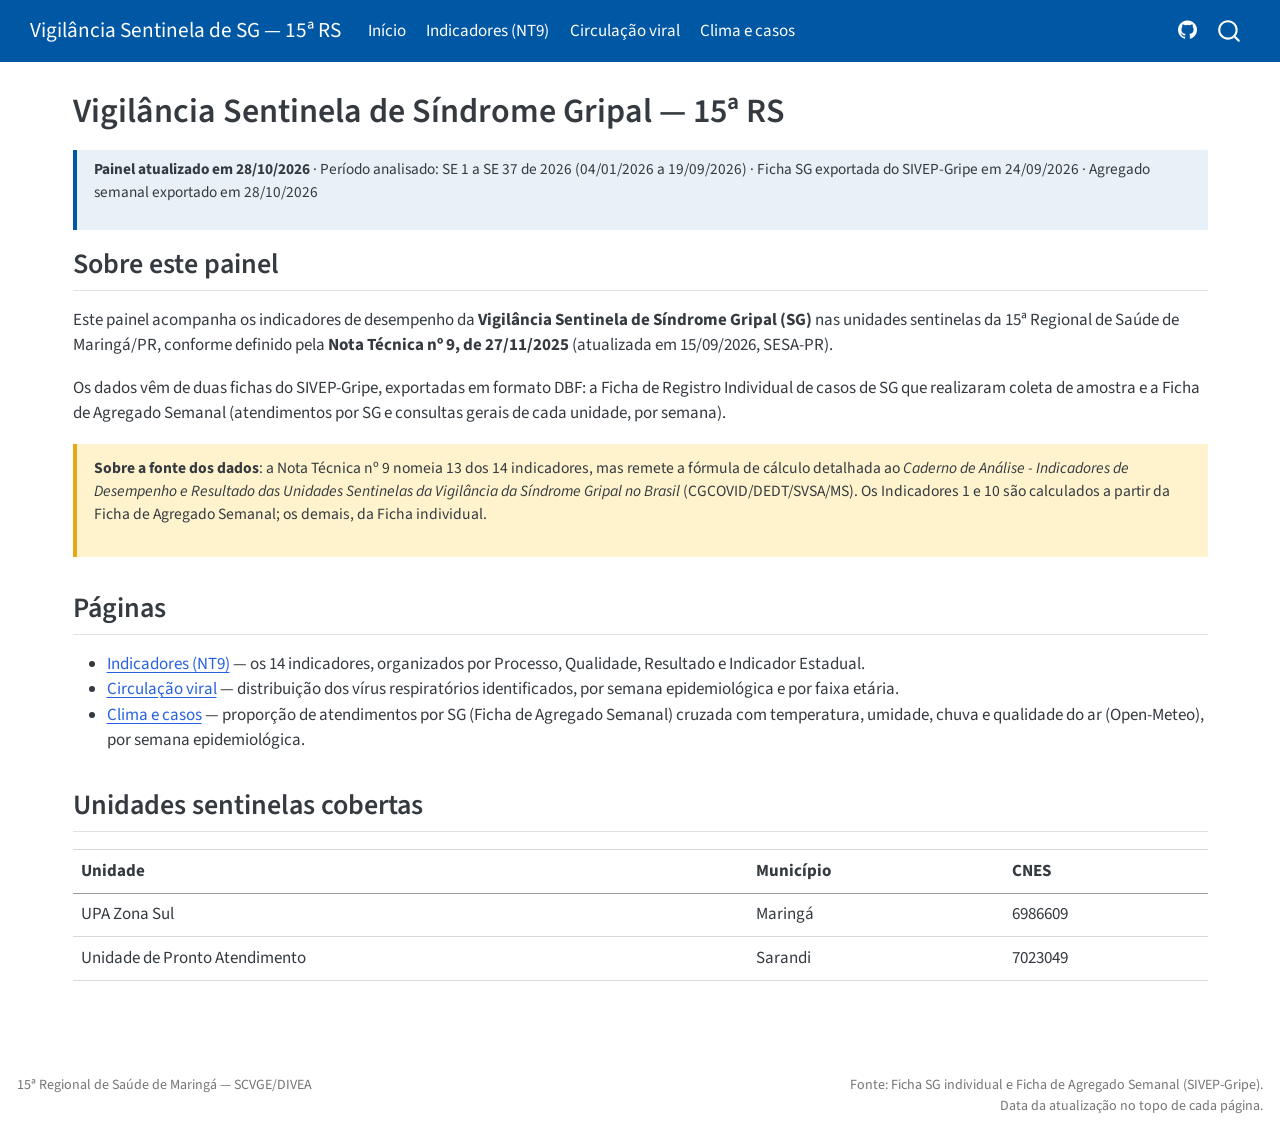
<file: docs/index.html>
<!DOCTYPE html>
<html xmlns="http://www.w3.org/1999/xhtml" lang="en" xml:lang="en"><head>

<meta charset="utf-8">
<meta name="generator" content="quarto-1.8.27">

<meta name="viewport" content="width=device-width, initial-scale=1.0, user-scalable=yes">


<title>Vigilância Sentinela de Síndrome Gripal — 15ª RS – Vigilância Sentinela de SG — 15ª RS</title>
<style>
code{white-space: pre-wrap;}
span.smallcaps{font-variant: small-caps;}
div.columns{display: flex; gap: min(4vw, 1.5em);}
div.column{flex: auto; overflow-x: auto;}
div.hanging-indent{margin-left: 1.5em; text-indent: -1.5em;}
ul.task-list{list-style: none;}
ul.task-list li input[type="checkbox"] {
  width: 0.8em;
  margin: 0 0.8em 0.2em -1em; /* quarto-specific, see https://github.com/quarto-dev/quarto-cli/issues/4556 */ 
  vertical-align: middle;
}
</style>


<script src="site_libs/quarto-nav/quarto-nav.js"></script>
<script src="site_libs/quarto-nav/headroom.min.js"></script>
<script src="site_libs/clipboard/clipboard.min.js"></script>
<script src="site_libs/quarto-search/autocomplete.umd.js"></script>
<script src="site_libs/quarto-search/fuse.min.js"></script>
<script src="site_libs/quarto-search/quarto-search.js"></script>
<meta name="quarto:offset" content="./">
<script src="site_libs/quarto-html/quarto.js" type="module"></script>
<script src="site_libs/quarto-html/tabsets/tabsets.js" type="module"></script>
<script src="site_libs/quarto-html/axe/axe-check.js" type="module"></script>
<script src="site_libs/quarto-html/popper.min.js"></script>
<script src="site_libs/quarto-html/tippy.umd.min.js"></script>
<script src="site_libs/quarto-html/anchor.min.js"></script>
<link href="site_libs/quarto-html/tippy.css" rel="stylesheet">
<link href="site_libs/quarto-html/quarto-syntax-highlighting-ed96de9b727972fe78a7b5d16c58bf87.css" rel="stylesheet" id="quarto-text-highlighting-styles">
<script src="site_libs/bootstrap/bootstrap.min.js"></script>
<link href="site_libs/bootstrap/bootstrap-icons.css" rel="stylesheet">
<link href="site_libs/bootstrap/bootstrap-f245066ca199b7326ac6b360085ddf3a.min.css" rel="stylesheet" append-hash="true" id="quarto-bootstrap" data-mode="light">
<script id="quarto-search-options" type="application/json">{
  "location": "navbar",
  "copy-button": false,
  "collapse-after": 3,
  "panel-placement": "end",
  "type": "overlay",
  "limit": 50,
  "keyboard-shortcut": [
    "f",
    "/",
    "s"
  ],
  "show-item-context": false,
  "language": {
    "search-no-results-text": "No results",
    "search-matching-documents-text": "matching documents",
    "search-copy-link-title": "Copy link to search",
    "search-hide-matches-text": "Hide additional matches",
    "search-more-match-text": "more match in this document",
    "search-more-matches-text": "more matches in this document",
    "search-clear-button-title": "Clear",
    "search-text-placeholder": "",
    "search-detached-cancel-button-title": "Cancel",
    "search-submit-button-title": "Submit",
    "search-label": "Search"
  }
}</script>


<link rel="stylesheet" href="styles.css">
</head>

<body class="nav-fixed quarto-light">

<div id="quarto-search-results"></div>
  <header id="quarto-header" class="headroom fixed-top">
    <nav class="navbar navbar-expand-lg " data-bs-theme="dark">
      <div class="navbar-container container-fluid">
      <div class="navbar-brand-container mx-auto">
    <a class="navbar-brand" href="./index.html">
    <span class="navbar-title">Vigilância Sentinela de SG — 15ª RS</span>
    </a>
  </div>
            <div id="quarto-search" class="" title="Search"></div>
          <button class="navbar-toggler" type="button" data-bs-toggle="collapse" data-bs-target="#navbarCollapse" aria-controls="navbarCollapse" role="menu" aria-expanded="false" aria-label="Toggle navigation" onclick="if (window.quartoToggleHeadroom) { window.quartoToggleHeadroom(); }">
  <span class="navbar-toggler-icon"></span>
</button>
          <div class="collapse navbar-collapse" id="navbarCollapse">
            <ul class="navbar-nav navbar-nav-scroll me-auto">
  <li class="nav-item">
    <a class="nav-link active" href="./index.html" aria-current="page"> 
<span class="menu-text">Início</span></a>
  </li>  
  <li class="nav-item">
    <a class="nav-link" href="./indicadores.html"> 
<span class="menu-text">Indicadores (NT9)</span></a>
  </li>  
  <li class="nav-item">
    <a class="nav-link" href="./circulacao-viral.html"> 
<span class="menu-text">Circulação viral</span></a>
  </li>  
  <li class="nav-item">
    <a class="nav-link" href="./clima-casos.html"> 
<span class="menu-text">Clima e casos</span></a>
  </li>  
</ul>
            <ul class="navbar-nav navbar-nav-scroll ms-auto">
  <li class="nav-item compact">
    <a class="nav-link" href="https://github.com/valentim1979/vigilancia-sentinela"> <i class="bi bi-github" role="img" aria-label="GitHub">
</i> 
<span class="menu-text"></span></a>
  </li>  
</ul>
          </div> <!-- /navcollapse -->
            <div class="quarto-navbar-tools">
</div>
      </div> <!-- /container-fluid -->
    </nav>
</header>
<!-- content -->
<div id="quarto-content" class="quarto-container page-columns page-rows-contents page-layout-full page-navbar">
<!-- sidebar -->
<!-- margin-sidebar -->
    
<!-- main -->
<main class="content column-page" id="quarto-document-content">

<header id="title-block-header" class="quarto-title-block default">
<div class="quarto-title">
<h1 class="title">Vigilância Sentinela de Síndrome Gripal — 15ª RS</h1>
</div>



<div class="quarto-title-meta column-page">

    
  
    
  </div>
  


</header>


<div class="atualizacao">
<p><strong>Painel atualizado em 28/10/2026</strong> · Período analisado: SE 1 a SE 37 de 2026 (04/01/2026 a 19/09/2026) · Ficha SG exportada do SIVEP-Gripe em 24/09/2026 · Agregado semanal exportado em 28/10/2026</p>
</div>
<section id="sobre-este-painel" class="level2">
<h2 class="anchored" data-anchor-id="sobre-este-painel">Sobre este painel</h2>
<p>Este painel acompanha os indicadores de desempenho da <strong>Vigilância Sentinela de Síndrome Gripal (SG)</strong> nas unidades sentinelas da 15ª Regional de Saúde de Maringá/PR, conforme definido pela <strong>Nota Técnica nº 9, de 27/11/2025</strong> (atualizada em 15/09/2026, SESA-PR).</p>
<p>Os dados vêm de duas fichas do SIVEP-Gripe, exportadas em formato DBF: a Ficha de Registro Individual de casos de SG que realizaram coleta de amostra e a Ficha de Agregado Semanal (atendimentos por SG e consultas gerais de cada unidade, por semana).</p>
<div class="aviso-dado">
<p><strong>Sobre a fonte dos dados</strong>: a Nota Técnica nº 9 nomeia 13 dos 14 indicadores, mas remete a fórmula de cálculo detalhada ao <em>Caderno de Análise - Indicadores de Desempenho e Resultado das Unidades Sentinelas da Vigilância da Síndrome Gripal no Brasil</em> (CGCOVID/DEDT/SVSA/MS). Os Indicadores 1 e 10 são calculados a partir da Ficha de Agregado Semanal; os demais, da Ficha individual.</p>
</div>
</section>
<section id="páginas" class="level2">
<h2 class="anchored" data-anchor-id="páginas">Páginas</h2>
<ul>
<li><strong><a href="./indicadores.html">Indicadores (NT9)</a></strong> — os 14 indicadores, organizados por Processo, Qualidade, Resultado e Indicador Estadual.</li>
<li><strong><a href="./circulacao-viral.html">Circulação viral</a></strong> — distribuição dos vírus respiratórios identificados, por semana epidemiológica e por faixa etária.</li>
<li><strong><a href="./clima-casos.html">Clima e casos</a></strong> — proporção de atendimentos por SG (Ficha de Agregado Semanal) cruzada com temperatura, umidade, chuva e qualidade do ar (Open-Meteo), por semana epidemiológica.</li>
</ul>
</section>
<section id="unidades-sentinelas-cobertas" class="level2">
<h2 class="anchored" data-anchor-id="unidades-sentinelas-cobertas">Unidades sentinelas cobertas</h2>
<table class="caption-top table">
<thead>
<tr class="header">
<th>Unidade</th>
<th>Município</th>
<th>CNES</th>
</tr>
</thead>
<tbody>
<tr class="odd">
<td>UPA Zona Sul</td>
<td>Maringá</td>
<td>6986609</td>
</tr>
<tr class="even">
<td>Unidade de Pronto Atendimento</td>
<td>Sarandi</td>
<td>7023049</td>
</tr>
</tbody>
</table>


</section>

</main> <!-- /main -->
<script id="quarto-html-after-body" type="application/javascript">
  window.document.addEventListener("DOMContentLoaded", function (event) {
    const icon = "";
    const anchorJS = new window.AnchorJS();
    anchorJS.options = {
      placement: 'right',
      icon: icon
    };
    anchorJS.add('.anchored');
    const isCodeAnnotation = (el) => {
      for (const clz of el.classList) {
        if (clz.startsWith('code-annotation-')) {                     
          return true;
        }
      }
      return false;
    }
    const onCopySuccess = function(e) {
      // button target
      const button = e.trigger;
      // don't keep focus
      button.blur();
      // flash "checked"
      button.classList.add('code-copy-button-checked');
      var currentTitle = button.getAttribute("title");
      button.setAttribute("title", "Copied!");
      let tooltip;
      if (window.bootstrap) {
        button.setAttribute("data-bs-toggle", "tooltip");
        button.setAttribute("data-bs-placement", "left");
        button.setAttribute("data-bs-title", "Copied!");
        tooltip = new bootstrap.Tooltip(button, 
          { trigger: "manual", 
            customClass: "code-copy-button-tooltip",
            offset: [0, -8]});
        tooltip.show();    
      }
      setTimeout(function() {
        if (tooltip) {
          tooltip.hide();
          button.removeAttribute("data-bs-title");
          button.removeAttribute("data-bs-toggle");
          button.removeAttribute("data-bs-placement");
        }
        button.setAttribute("title", currentTitle);
        button.classList.remove('code-copy-button-checked');
      }, 1000);
      // clear code selection
      e.clearSelection();
    }
    const getTextToCopy = function(trigger) {
      const outerScaffold = trigger.parentElement.cloneNode(true);
      const codeEl = outerScaffold.querySelector('code');
      for (const childEl of codeEl.children) {
        if (isCodeAnnotation(childEl)) {
          childEl.remove();
        }
      }
      return codeEl.innerText;
    }
    const clipboard = new window.ClipboardJS('.code-copy-button:not([data-in-quarto-modal])', {
      text: getTextToCopy
    });
    clipboard.on('success', onCopySuccess);
    if (window.document.getElementById('quarto-embedded-source-code-modal')) {
      const clipboardModal = new window.ClipboardJS('.code-copy-button[data-in-quarto-modal]', {
        text: getTextToCopy,
        container: window.document.getElementById('quarto-embedded-source-code-modal')
      });
      clipboardModal.on('success', onCopySuccess);
    }
      var localhostRegex = new RegExp(/^(?:http|https):\/\/localhost\:?[0-9]*\//);
      var mailtoRegex = new RegExp(/^mailto:/);
        var filterRegex = new RegExp('/' + window.location.host + '/');
      var isInternal = (href) => {
          return filterRegex.test(href) || localhostRegex.test(href) || mailtoRegex.test(href);
      }
      // Inspect non-navigation links and adorn them if external
     var links = window.document.querySelectorAll('a[href]:not(.nav-link):not(.navbar-brand):not(.toc-action):not(.sidebar-link):not(.sidebar-item-toggle):not(.pagination-link):not(.no-external):not([aria-hidden]):not(.dropdown-item):not(.quarto-navigation-tool):not(.about-link)');
      for (var i=0; i<links.length; i++) {
        const link = links[i];
        if (!isInternal(link.href)) {
          // undo the damage that might have been done by quarto-nav.js in the case of
          // links that we want to consider external
          if (link.dataset.originalHref !== undefined) {
            link.href = link.dataset.originalHref;
          }
        }
      }
    function tippyHover(el, contentFn, onTriggerFn, onUntriggerFn) {
      const config = {
        allowHTML: true,
        maxWidth: 500,
        delay: 100,
        arrow: false,
        appendTo: function(el) {
            return el.parentElement;
        },
        interactive: true,
        interactiveBorder: 10,
        theme: 'quarto',
        placement: 'bottom-start',
      };
      if (contentFn) {
        config.content = contentFn;
      }
      if (onTriggerFn) {
        config.onTrigger = onTriggerFn;
      }
      if (onUntriggerFn) {
        config.onUntrigger = onUntriggerFn;
      }
      window.tippy(el, config); 
    }
    const noterefs = window.document.querySelectorAll('a[role="doc-noteref"]');
    for (var i=0; i<noterefs.length; i++) {
      const ref = noterefs[i];
      tippyHover(ref, function() {
        // use id or data attribute instead here
        let href = ref.getAttribute('data-footnote-href') || ref.getAttribute('href');
        try { href = new URL(href).hash; } catch {}
        const id = href.replace(/^#\/?/, "");
        const note = window.document.getElementById(id);
        if (note) {
          return note.innerHTML;
        } else {
          return "";
        }
      });
    }
    const xrefs = window.document.querySelectorAll('a.quarto-xref');
    const processXRef = (id, note) => {
      // Strip column container classes
      const stripColumnClz = (el) => {
        el.classList.remove("page-full", "page-columns");
        if (el.children) {
          for (const child of el.children) {
            stripColumnClz(child);
          }
        }
      }
      stripColumnClz(note)
      if (id === null || id.startsWith('sec-')) {
        // Special case sections, only their first couple elements
        const container = document.createElement("div");
        if (note.children && note.children.length > 2) {
          container.appendChild(note.children[0].cloneNode(true));
          for (let i = 1; i < note.children.length; i++) {
            const child = note.children[i];
            if (child.tagName === "P" && child.innerText === "") {
              continue;
            } else {
              container.appendChild(child.cloneNode(true));
              break;
            }
          }
          if (window.Quarto?.typesetMath) {
            window.Quarto.typesetMath(container);
          }
          return container.innerHTML
        } else {
          if (window.Quarto?.typesetMath) {
            window.Quarto.typesetMath(note);
          }
          return note.innerHTML;
        }
      } else {
        // Remove any anchor links if they are present
        const anchorLink = note.querySelector('a.anchorjs-link');
        if (anchorLink) {
          anchorLink.remove();
        }
        if (window.Quarto?.typesetMath) {
          window.Quarto.typesetMath(note);
        }
        if (note.classList.contains("callout")) {
          return note.outerHTML;
        } else {
          return note.innerHTML;
        }
      }
    }
    for (var i=0; i<xrefs.length; i++) {
      const xref = xrefs[i];
      tippyHover(xref, undefined, function(instance) {
        instance.disable();
        let url = xref.getAttribute('href');
        let hash = undefined; 
        if (url.startsWith('#')) {
          hash = url;
        } else {
          try { hash = new URL(url).hash; } catch {}
        }
        if (hash) {
          const id = hash.replace(/^#\/?/, "");
          const note = window.document.getElementById(id);
          if (note !== null) {
            try {
              const html = processXRef(id, note.cloneNode(true));
              instance.setContent(html);
            } finally {
              instance.enable();
              instance.show();
            }
          } else {
            // See if we can fetch this
            fetch(url.split('#')[0])
            .then(res => res.text())
            .then(html => {
              const parser = new DOMParser();
              const htmlDoc = parser.parseFromString(html, "text/html");
              const note = htmlDoc.getElementById(id);
              if (note !== null) {
                const html = processXRef(id, note);
                instance.setContent(html);
              } 
            }).finally(() => {
              instance.enable();
              instance.show();
            });
          }
        } else {
          // See if we can fetch a full url (with no hash to target)
          // This is a special case and we should probably do some content thinning / targeting
          fetch(url)
          .then(res => res.text())
          .then(html => {
            const parser = new DOMParser();
            const htmlDoc = parser.parseFromString(html, "text/html");
            const note = htmlDoc.querySelector('main.content');
            if (note !== null) {
              // This should only happen for chapter cross references
              // (since there is no id in the URL)
              // remove the first header
              if (note.children.length > 0 && note.children[0].tagName === "HEADER") {
                note.children[0].remove();
              }
              const html = processXRef(null, note);
              instance.setContent(html);
            } 
          }).finally(() => {
            instance.enable();
            instance.show();
          });
        }
      }, function(instance) {
      });
    }
        let selectedAnnoteEl;
        const selectorForAnnotation = ( cell, annotation) => {
          let cellAttr = 'data-code-cell="' + cell + '"';
          let lineAttr = 'data-code-annotation="' +  annotation + '"';
          const selector = 'span[' + cellAttr + '][' + lineAttr + ']';
          return selector;
        }
        const selectCodeLines = (annoteEl) => {
          const doc = window.document;
          const targetCell = annoteEl.getAttribute("data-target-cell");
          const targetAnnotation = annoteEl.getAttribute("data-target-annotation");
          const annoteSpan = window.document.querySelector(selectorForAnnotation(targetCell, targetAnnotation));
          const lines = annoteSpan.getAttribute("data-code-lines").split(",");
          const lineIds = lines.map((line) => {
            return targetCell + "-" + line;
          })
          let top = null;
          let height = null;
          let parent = null;
          if (lineIds.length > 0) {
              //compute the position of the single el (top and bottom and make a div)
              const el = window.document.getElementById(lineIds[0]);
              top = el.offsetTop;
              height = el.offsetHeight;
              parent = el.parentElement.parentElement;
            if (lineIds.length > 1) {
              const lastEl = window.document.getElementById(lineIds[lineIds.length - 1]);
              const bottom = lastEl.offsetTop + lastEl.offsetHeight;
              height = bottom - top;
            }
            if (top !== null && height !== null && parent !== null) {
              // cook up a div (if necessary) and position it 
              let div = window.document.getElementById("code-annotation-line-highlight");
              if (div === null) {
                div = window.document.createElement("div");
                div.setAttribute("id", "code-annotation-line-highlight");
                div.style.position = 'absolute';
                parent.appendChild(div);
              }
              div.style.top = top - 2 + "px";
              div.style.height = height + 4 + "px";
              div.style.left = 0;
              let gutterDiv = window.document.getElementById("code-annotation-line-highlight-gutter");
              if (gutterDiv === null) {
                gutterDiv = window.document.createElement("div");
                gutterDiv.setAttribute("id", "code-annotation-line-highlight-gutter");
                gutterDiv.style.position = 'absolute';
                const codeCell = window.document.getElementById(targetCell);
                const gutter = codeCell.querySelector('.code-annotation-gutter');
                gutter.appendChild(gutterDiv);
              }
              gutterDiv.style.top = top - 2 + "px";
              gutterDiv.style.height = height + 4 + "px";
            }
            selectedAnnoteEl = annoteEl;
          }
        };
        const unselectCodeLines = () => {
          const elementsIds = ["code-annotation-line-highlight", "code-annotation-line-highlight-gutter"];
          elementsIds.forEach((elId) => {
            const div = window.document.getElementById(elId);
            if (div) {
              div.remove();
            }
          });
          selectedAnnoteEl = undefined;
        };
          // Handle positioning of the toggle
      window.addEventListener(
        "resize",
        throttle(() => {
          elRect = undefined;
          if (selectedAnnoteEl) {
            selectCodeLines(selectedAnnoteEl);
          }
        }, 10)
      );
      function throttle(fn, ms) {
      let throttle = false;
      let timer;
        return (...args) => {
          if(!throttle) { // first call gets through
              fn.apply(this, args);
              throttle = true;
          } else { // all the others get throttled
              if(timer) clearTimeout(timer); // cancel #2
              timer = setTimeout(() => {
                fn.apply(this, args);
                timer = throttle = false;
              }, ms);
          }
        };
      }
        // Attach click handler to the DT
        const annoteDls = window.document.querySelectorAll('dt[data-target-cell]');
        for (const annoteDlNode of annoteDls) {
          annoteDlNode.addEventListener('click', (event) => {
            const clickedEl = event.target;
            if (clickedEl !== selectedAnnoteEl) {
              unselectCodeLines();
              const activeEl = window.document.querySelector('dt[data-target-cell].code-annotation-active');
              if (activeEl) {
                activeEl.classList.remove('code-annotation-active');
              }
              selectCodeLines(clickedEl);
              clickedEl.classList.add('code-annotation-active');
            } else {
              // Unselect the line
              unselectCodeLines();
              clickedEl.classList.remove('code-annotation-active');
            }
          });
        }
    const findCites = (el) => {
      const parentEl = el.parentElement;
      if (parentEl) {
        const cites = parentEl.dataset.cites;
        if (cites) {
          return {
            el,
            cites: cites.split(' ')
          };
        } else {
          return findCites(el.parentElement)
        }
      } else {
        return undefined;
      }
    };
    var bibliorefs = window.document.querySelectorAll('a[role="doc-biblioref"]');
    for (var i=0; i<bibliorefs.length; i++) {
      const ref = bibliorefs[i];
      const citeInfo = findCites(ref);
      if (citeInfo) {
        tippyHover(citeInfo.el, function() {
          var popup = window.document.createElement('div');
          citeInfo.cites.forEach(function(cite) {
            var citeDiv = window.document.createElement('div');
            citeDiv.classList.add('hanging-indent');
            citeDiv.classList.add('csl-entry');
            var biblioDiv = window.document.getElementById('ref-' + cite);
            if (biblioDiv) {
              citeDiv.innerHTML = biblioDiv.innerHTML;
            }
            popup.appendChild(citeDiv);
          });
          return popup.innerHTML;
        });
      }
    }
  });
  </script>
</div> <!-- /content -->
<footer class="footer">
  <div class="nav-footer">
    <div class="nav-footer-left">
<p>15ª Regional de Saúde de Maringá — SCVGE/DIVEA</p>
</div>   
    <div class="nav-footer-center">
      &nbsp;
    </div>
    <div class="nav-footer-right">
<p>Fonte: Ficha SG individual e Ficha de Agregado Semanal (SIVEP-Gripe). Data da atualização no topo de cada página.</p>
</div>
  </div>
</footer>




</body></html>
</file>
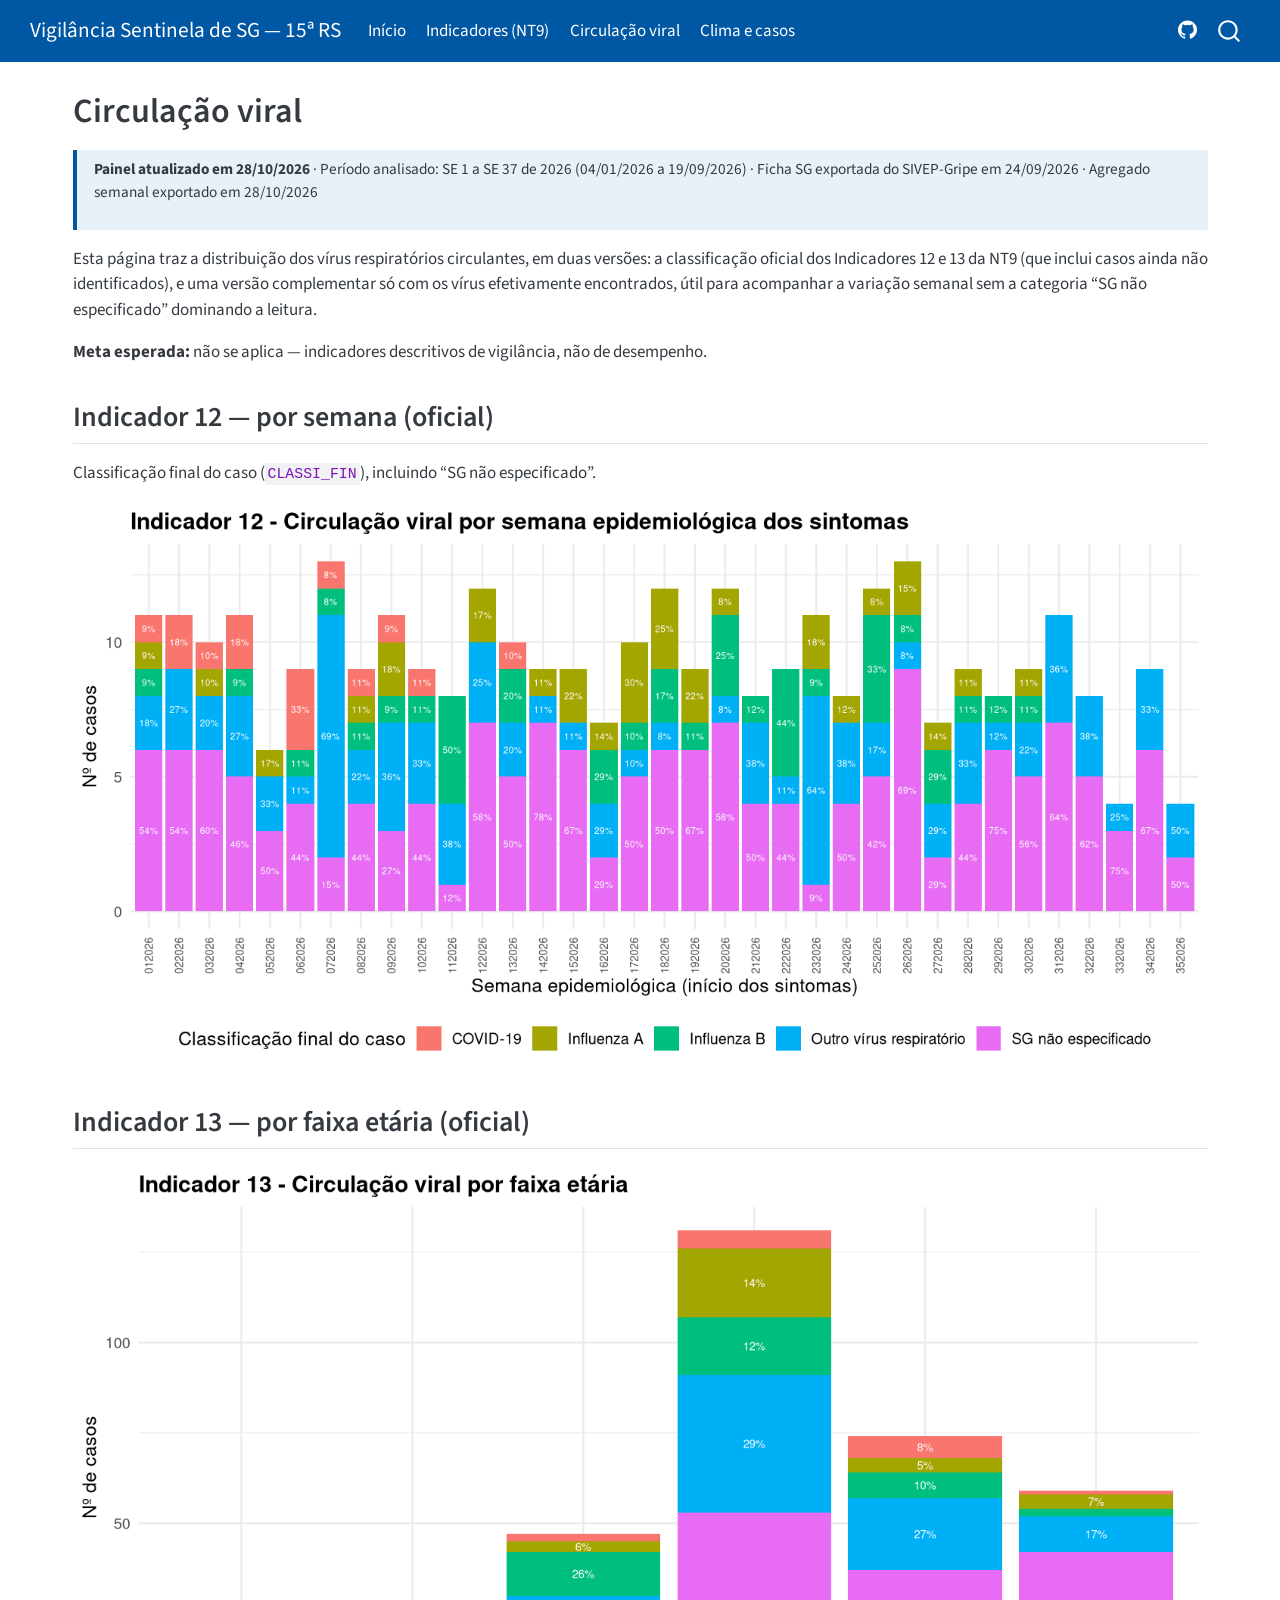
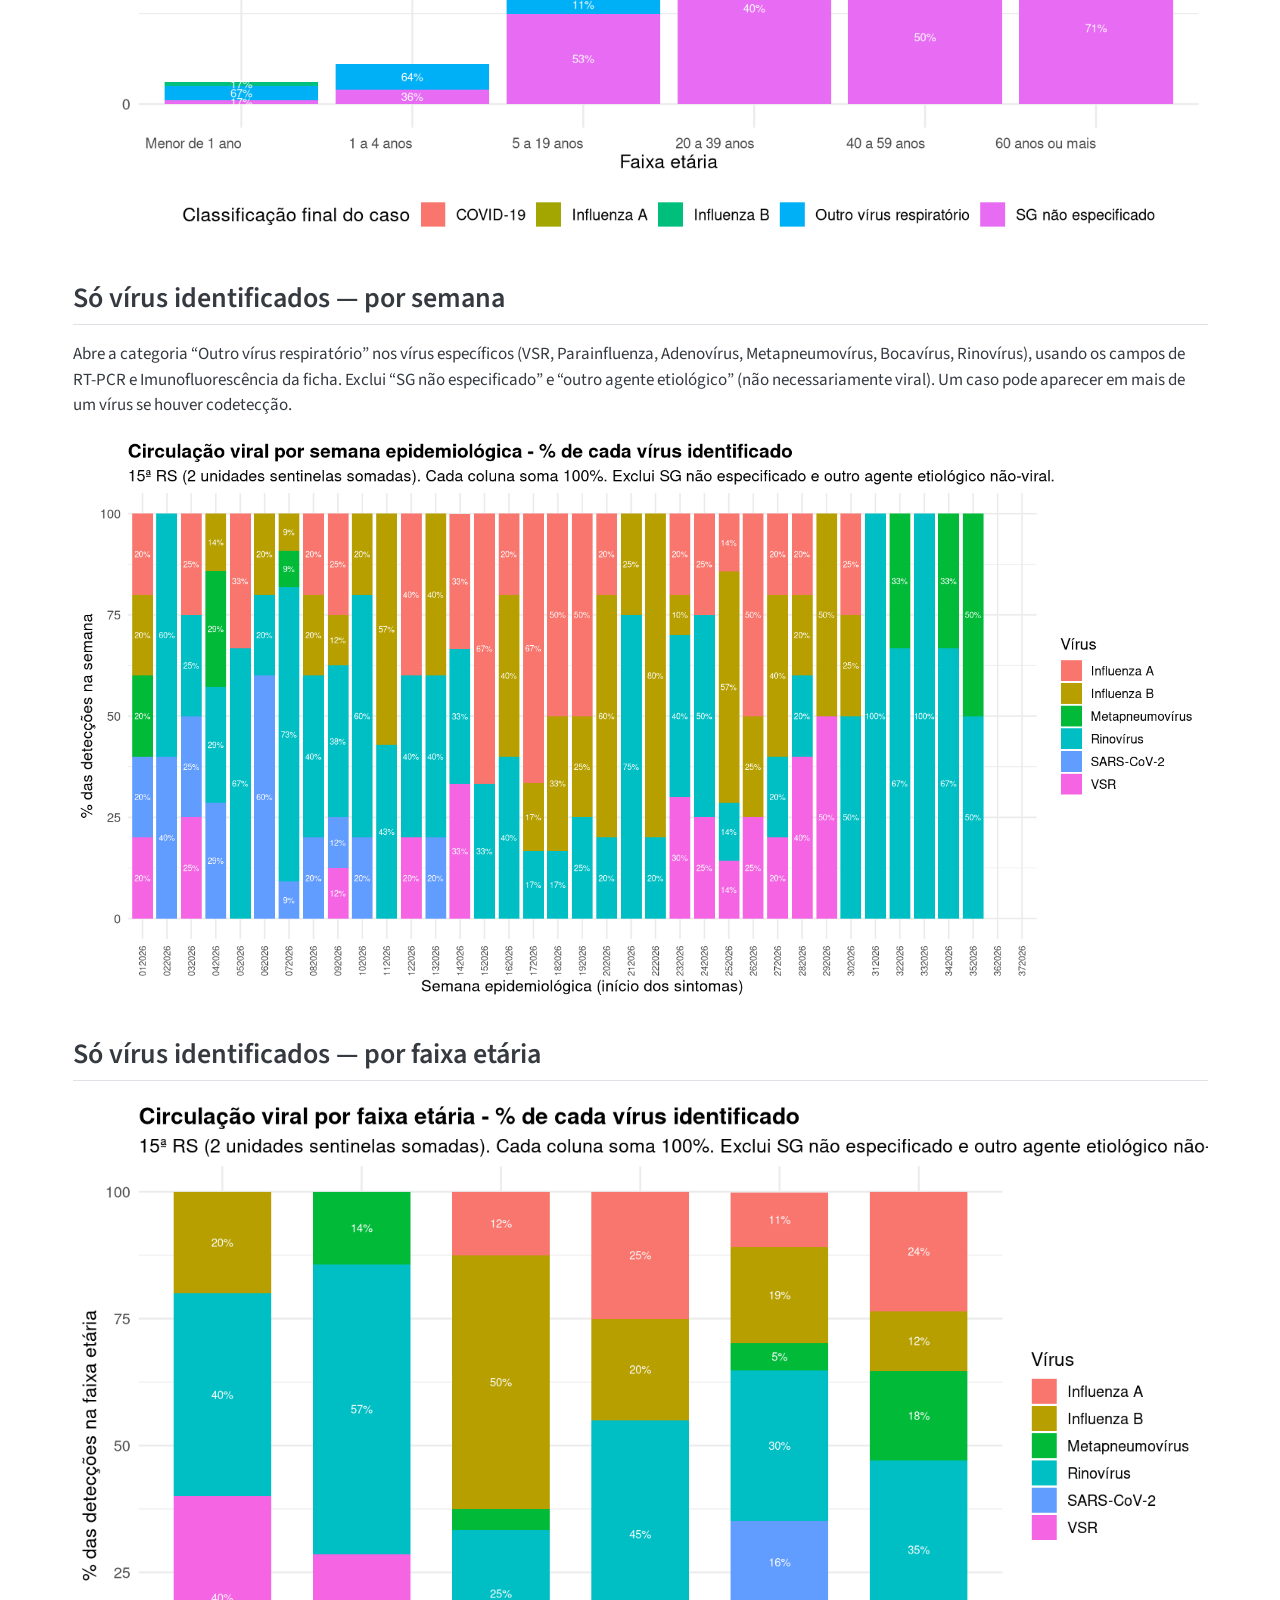
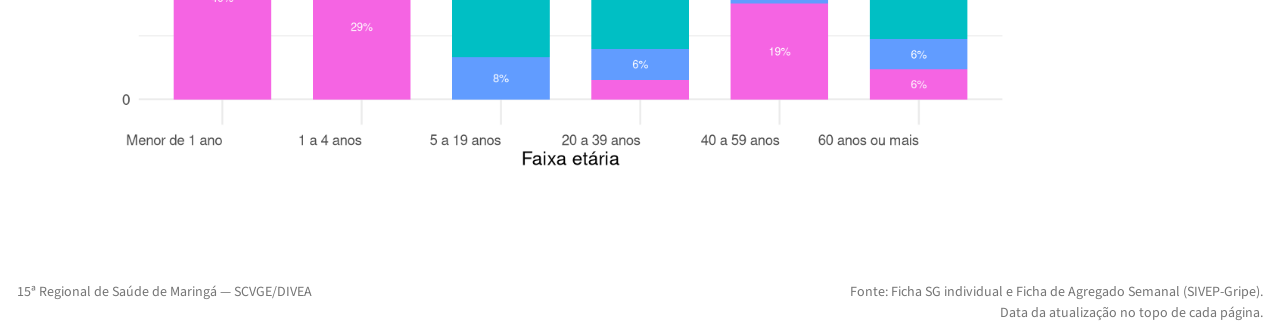
<file: docs/circulacao-viral.html>
<!DOCTYPE html>
<html xmlns="http://www.w3.org/1999/xhtml" lang="en" xml:lang="en"><head>

<meta charset="utf-8">
<meta name="generator" content="quarto-1.8.27">

<meta name="viewport" content="width=device-width, initial-scale=1.0, user-scalable=yes">


<title>Circulação viral – Vigilância Sentinela de SG — 15ª RS</title>
<style>
code{white-space: pre-wrap;}
span.smallcaps{font-variant: small-caps;}
div.columns{display: flex; gap: min(4vw, 1.5em);}
div.column{flex: auto; overflow-x: auto;}
div.hanging-indent{margin-left: 1.5em; text-indent: -1.5em;}
ul.task-list{list-style: none;}
ul.task-list li input[type="checkbox"] {
  width: 0.8em;
  margin: 0 0.8em 0.2em -1em; /* quarto-specific, see https://github.com/quarto-dev/quarto-cli/issues/4556 */ 
  vertical-align: middle;
}
</style>


<script src="site_libs/quarto-nav/quarto-nav.js"></script>
<script src="site_libs/quarto-nav/headroom.min.js"></script>
<script src="site_libs/clipboard/clipboard.min.js"></script>
<script src="site_libs/quarto-search/autocomplete.umd.js"></script>
<script src="site_libs/quarto-search/fuse.min.js"></script>
<script src="site_libs/quarto-search/quarto-search.js"></script>
<meta name="quarto:offset" content="./">
<script src="site_libs/quarto-html/quarto.js" type="module"></script>
<script src="site_libs/quarto-html/tabsets/tabsets.js" type="module"></script>
<script src="site_libs/quarto-html/axe/axe-check.js" type="module"></script>
<script src="site_libs/quarto-html/popper.min.js"></script>
<script src="site_libs/quarto-html/tippy.umd.min.js"></script>
<script src="site_libs/quarto-html/anchor.min.js"></script>
<link href="site_libs/quarto-html/tippy.css" rel="stylesheet">
<link href="site_libs/quarto-html/quarto-syntax-highlighting-ed96de9b727972fe78a7b5d16c58bf87.css" rel="stylesheet" id="quarto-text-highlighting-styles">
<script src="site_libs/bootstrap/bootstrap.min.js"></script>
<link href="site_libs/bootstrap/bootstrap-icons.css" rel="stylesheet">
<link href="site_libs/bootstrap/bootstrap-f245066ca199b7326ac6b360085ddf3a.min.css" rel="stylesheet" append-hash="true" id="quarto-bootstrap" data-mode="light">
<script id="quarto-search-options" type="application/json">{
  "location": "navbar",
  "copy-button": false,
  "collapse-after": 3,
  "panel-placement": "end",
  "type": "overlay",
  "limit": 50,
  "keyboard-shortcut": [
    "f",
    "/",
    "s"
  ],
  "show-item-context": false,
  "language": {
    "search-no-results-text": "No results",
    "search-matching-documents-text": "matching documents",
    "search-copy-link-title": "Copy link to search",
    "search-hide-matches-text": "Hide additional matches",
    "search-more-match-text": "more match in this document",
    "search-more-matches-text": "more matches in this document",
    "search-clear-button-title": "Clear",
    "search-text-placeholder": "",
    "search-detached-cancel-button-title": "Cancel",
    "search-submit-button-title": "Submit",
    "search-label": "Search"
  }
}</script>


<link rel="stylesheet" href="styles.css">
</head>

<body class="nav-fixed quarto-light">

<div id="quarto-search-results"></div>
  <header id="quarto-header" class="headroom fixed-top">
    <nav class="navbar navbar-expand-lg " data-bs-theme="dark">
      <div class="navbar-container container-fluid">
      <div class="navbar-brand-container mx-auto">
    <a class="navbar-brand" href="./index.html">
    <span class="navbar-title">Vigilância Sentinela de SG — 15ª RS</span>
    </a>
  </div>
            <div id="quarto-search" class="" title="Search"></div>
          <button class="navbar-toggler" type="button" data-bs-toggle="collapse" data-bs-target="#navbarCollapse" aria-controls="navbarCollapse" role="menu" aria-expanded="false" aria-label="Toggle navigation" onclick="if (window.quartoToggleHeadroom) { window.quartoToggleHeadroom(); }">
  <span class="navbar-toggler-icon"></span>
</button>
          <div class="collapse navbar-collapse" id="navbarCollapse">
            <ul class="navbar-nav navbar-nav-scroll me-auto">
  <li class="nav-item">
    <a class="nav-link" href="./index.html"> 
<span class="menu-text">Início</span></a>
  </li>  
  <li class="nav-item">
    <a class="nav-link" href="./indicadores.html"> 
<span class="menu-text">Indicadores (NT9)</span></a>
  </li>  
  <li class="nav-item">
    <a class="nav-link active" href="./circulacao-viral.html" aria-current="page"> 
<span class="menu-text">Circulação viral</span></a>
  </li>  
  <li class="nav-item">
    <a class="nav-link" href="./clima-casos.html"> 
<span class="menu-text">Clima e casos</span></a>
  </li>  
</ul>
            <ul class="navbar-nav navbar-nav-scroll ms-auto">
  <li class="nav-item compact">
    <a class="nav-link" href="https://github.com/valentim1979/vigilancia-sentinela"> <i class="bi bi-github" role="img" aria-label="GitHub">
</i> 
<span class="menu-text"></span></a>
  </li>  
</ul>
          </div> <!-- /navcollapse -->
            <div class="quarto-navbar-tools">
</div>
      </div> <!-- /container-fluid -->
    </nav>
</header>
<!-- content -->
<div id="quarto-content" class="quarto-container page-columns page-rows-contents page-layout-full page-navbar">
<!-- sidebar -->
<!-- margin-sidebar -->
    
<!-- main -->
<main class="content column-page" id="quarto-document-content">

<header id="title-block-header" class="quarto-title-block default">
<div class="quarto-title">
<h1 class="title">Circulação viral</h1>
</div>



<div class="quarto-title-meta column-page">

    
  
    
  </div>
  


</header>


<div class="atualizacao">
<p><strong>Painel atualizado em 28/10/2026</strong> · Período analisado: SE 1 a SE 37 de 2026 (04/01/2026 a 19/09/2026) · Ficha SG exportada do SIVEP-Gripe em 24/09/2026 · Agregado semanal exportado em 28/10/2026</p>
</div>
<p>Esta página traz a distribuição dos vírus respiratórios circulantes, em duas versões: a classificação oficial dos Indicadores 12 e 13 da NT9 (que inclui casos ainda não identificados), e uma versão complementar só com os vírus efetivamente encontrados, útil para acompanhar a variação semanal sem a categoria “SG não especificado” dominando a leitura.</p>
<p><strong>Meta esperada:</strong> não se aplica — indicadores descritivos de vigilância, não de desempenho.</p>
<section id="indicador-12-por-semana-oficial" class="level2">
<h2 class="anchored" data-anchor-id="indicador-12-por-semana-oficial">Indicador 12 — por semana (oficial)</h2>
<p>Classificação final do caso (<code>CLASSI_FIN</code>), incluindo “SG não especificado”.</p>
<p><img src="img/indicador_12_semanal.png" class="img-fluid"></p>
</section>
<section id="indicador-13-por-faixa-etária-oficial" class="level2">
<h2 class="anchored" data-anchor-id="indicador-13-por-faixa-etária-oficial">Indicador 13 — por faixa etária (oficial)</h2>
<p><img src="img/indicador_13_faixa.png" class="img-fluid"></p>
</section>
<section id="só-vírus-identificados-por-semana" class="level2">
<h2 class="anchored" data-anchor-id="só-vírus-identificados-por-semana">Só vírus identificados — por semana</h2>
<p>Abre a categoria “Outro vírus respiratório” nos vírus específicos (VSR, Parainfluenza, Adenovírus, Metapneumovírus, Bocavírus, Rinovírus), usando os campos de RT-PCR e Imunofluorescência da ficha. Exclui “SG não especificado” e “outro agente etiológico” (não necessariamente viral). Um caso pode aparecer em mais de um vírus se houver codetecção.</p>
<p><img src="img/circulacao_viral_especifica.png" class="img-fluid"></p>
</section>
<section id="só-vírus-identificados-por-faixa-etária" class="level2">
<h2 class="anchored" data-anchor-id="só-vírus-identificados-por-faixa-etária">Só vírus identificados — por faixa etária</h2>
<p><img src="img/circulacao_viral_especifica_faixa.png" class="img-fluid"></p>


</section>

</main> <!-- /main -->
<script id="quarto-html-after-body" type="application/javascript">
  window.document.addEventListener("DOMContentLoaded", function (event) {
    const icon = "";
    const anchorJS = new window.AnchorJS();
    anchorJS.options = {
      placement: 'right',
      icon: icon
    };
    anchorJS.add('.anchored');
    const isCodeAnnotation = (el) => {
      for (const clz of el.classList) {
        if (clz.startsWith('code-annotation-')) {                     
          return true;
        }
      }
      return false;
    }
    const onCopySuccess = function(e) {
      // button target
      const button = e.trigger;
      // don't keep focus
      button.blur();
      // flash "checked"
      button.classList.add('code-copy-button-checked');
      var currentTitle = button.getAttribute("title");
      button.setAttribute("title", "Copied!");
      let tooltip;
      if (window.bootstrap) {
        button.setAttribute("data-bs-toggle", "tooltip");
        button.setAttribute("data-bs-placement", "left");
        button.setAttribute("data-bs-title", "Copied!");
        tooltip = new bootstrap.Tooltip(button, 
          { trigger: "manual", 
            customClass: "code-copy-button-tooltip",
            offset: [0, -8]});
        tooltip.show();    
      }
      setTimeout(function() {
        if (tooltip) {
          tooltip.hide();
          button.removeAttribute("data-bs-title");
          button.removeAttribute("data-bs-toggle");
          button.removeAttribute("data-bs-placement");
        }
        button.setAttribute("title", currentTitle);
        button.classList.remove('code-copy-button-checked');
      }, 1000);
      // clear code selection
      e.clearSelection();
    }
    const getTextToCopy = function(trigger) {
      const outerScaffold = trigger.parentElement.cloneNode(true);
      const codeEl = outerScaffold.querySelector('code');
      for (const childEl of codeEl.children) {
        if (isCodeAnnotation(childEl)) {
          childEl.remove();
        }
      }
      return codeEl.innerText;
    }
    const clipboard = new window.ClipboardJS('.code-copy-button:not([data-in-quarto-modal])', {
      text: getTextToCopy
    });
    clipboard.on('success', onCopySuccess);
    if (window.document.getElementById('quarto-embedded-source-code-modal')) {
      const clipboardModal = new window.ClipboardJS('.code-copy-button[data-in-quarto-modal]', {
        text: getTextToCopy,
        container: window.document.getElementById('quarto-embedded-source-code-modal')
      });
      clipboardModal.on('success', onCopySuccess);
    }
      var localhostRegex = new RegExp(/^(?:http|https):\/\/localhost\:?[0-9]*\//);
      var mailtoRegex = new RegExp(/^mailto:/);
        var filterRegex = new RegExp('/' + window.location.host + '/');
      var isInternal = (href) => {
          return filterRegex.test(href) || localhostRegex.test(href) || mailtoRegex.test(href);
      }
      // Inspect non-navigation links and adorn them if external
     var links = window.document.querySelectorAll('a[href]:not(.nav-link):not(.navbar-brand):not(.toc-action):not(.sidebar-link):not(.sidebar-item-toggle):not(.pagination-link):not(.no-external):not([aria-hidden]):not(.dropdown-item):not(.quarto-navigation-tool):not(.about-link)');
      for (var i=0; i<links.length; i++) {
        const link = links[i];
        if (!isInternal(link.href)) {
          // undo the damage that might have been done by quarto-nav.js in the case of
          // links that we want to consider external
          if (link.dataset.originalHref !== undefined) {
            link.href = link.dataset.originalHref;
          }
        }
      }
    function tippyHover(el, contentFn, onTriggerFn, onUntriggerFn) {
      const config = {
        allowHTML: true,
        maxWidth: 500,
        delay: 100,
        arrow: false,
        appendTo: function(el) {
            return el.parentElement;
        },
        interactive: true,
        interactiveBorder: 10,
        theme: 'quarto',
        placement: 'bottom-start',
      };
      if (contentFn) {
        config.content = contentFn;
      }
      if (onTriggerFn) {
        config.onTrigger = onTriggerFn;
      }
      if (onUntriggerFn) {
        config.onUntrigger = onUntriggerFn;
      }
      window.tippy(el, config); 
    }
    const noterefs = window.document.querySelectorAll('a[role="doc-noteref"]');
    for (var i=0; i<noterefs.length; i++) {
      const ref = noterefs[i];
      tippyHover(ref, function() {
        // use id or data attribute instead here
        let href = ref.getAttribute('data-footnote-href') || ref.getAttribute('href');
        try { href = new URL(href).hash; } catch {}
        const id = href.replace(/^#\/?/, "");
        const note = window.document.getElementById(id);
        if (note) {
          return note.innerHTML;
        } else {
          return "";
        }
      });
    }
    const xrefs = window.document.querySelectorAll('a.quarto-xref');
    const processXRef = (id, note) => {
      // Strip column container classes
      const stripColumnClz = (el) => {
        el.classList.remove("page-full", "page-columns");
        if (el.children) {
          for (const child of el.children) {
            stripColumnClz(child);
          }
        }
      }
      stripColumnClz(note)
      if (id === null || id.startsWith('sec-')) {
        // Special case sections, only their first couple elements
        const container = document.createElement("div");
        if (note.children && note.children.length > 2) {
          container.appendChild(note.children[0].cloneNode(true));
          for (let i = 1; i < note.children.length; i++) {
            const child = note.children[i];
            if (child.tagName === "P" && child.innerText === "") {
              continue;
            } else {
              container.appendChild(child.cloneNode(true));
              break;
            }
          }
          if (window.Quarto?.typesetMath) {
            window.Quarto.typesetMath(container);
          }
          return container.innerHTML
        } else {
          if (window.Quarto?.typesetMath) {
            window.Quarto.typesetMath(note);
          }
          return note.innerHTML;
        }
      } else {
        // Remove any anchor links if they are present
        const anchorLink = note.querySelector('a.anchorjs-link');
        if (anchorLink) {
          anchorLink.remove();
        }
        if (window.Quarto?.typesetMath) {
          window.Quarto.typesetMath(note);
        }
        if (note.classList.contains("callout")) {
          return note.outerHTML;
        } else {
          return note.innerHTML;
        }
      }
    }
    for (var i=0; i<xrefs.length; i++) {
      const xref = xrefs[i];
      tippyHover(xref, undefined, function(instance) {
        instance.disable();
        let url = xref.getAttribute('href');
        let hash = undefined; 
        if (url.startsWith('#')) {
          hash = url;
        } else {
          try { hash = new URL(url).hash; } catch {}
        }
        if (hash) {
          const id = hash.replace(/^#\/?/, "");
          const note = window.document.getElementById(id);
          if (note !== null) {
            try {
              const html = processXRef(id, note.cloneNode(true));
              instance.setContent(html);
            } finally {
              instance.enable();
              instance.show();
            }
          } else {
            // See if we can fetch this
            fetch(url.split('#')[0])
            .then(res => res.text())
            .then(html => {
              const parser = new DOMParser();
              const htmlDoc = parser.parseFromString(html, "text/html");
              const note = htmlDoc.getElementById(id);
              if (note !== null) {
                const html = processXRef(id, note);
                instance.setContent(html);
              } 
            }).finally(() => {
              instance.enable();
              instance.show();
            });
          }
        } else {
          // See if we can fetch a full url (with no hash to target)
          // This is a special case and we should probably do some content thinning / targeting
          fetch(url)
          .then(res => res.text())
          .then(html => {
            const parser = new DOMParser();
            const htmlDoc = parser.parseFromString(html, "text/html");
            const note = htmlDoc.querySelector('main.content');
            if (note !== null) {
              // This should only happen for chapter cross references
              // (since there is no id in the URL)
              // remove the first header
              if (note.children.length > 0 && note.children[0].tagName === "HEADER") {
                note.children[0].remove();
              }
              const html = processXRef(null, note);
              instance.setContent(html);
            } 
          }).finally(() => {
            instance.enable();
            instance.show();
          });
        }
      }, function(instance) {
      });
    }
        let selectedAnnoteEl;
        const selectorForAnnotation = ( cell, annotation) => {
          let cellAttr = 'data-code-cell="' + cell + '"';
          let lineAttr = 'data-code-annotation="' +  annotation + '"';
          const selector = 'span[' + cellAttr + '][' + lineAttr + ']';
          return selector;
        }
        const selectCodeLines = (annoteEl) => {
          const doc = window.document;
          const targetCell = annoteEl.getAttribute("data-target-cell");
          const targetAnnotation = annoteEl.getAttribute("data-target-annotation");
          const annoteSpan = window.document.querySelector(selectorForAnnotation(targetCell, targetAnnotation));
          const lines = annoteSpan.getAttribute("data-code-lines").split(",");
          const lineIds = lines.map((line) => {
            return targetCell + "-" + line;
          })
          let top = null;
          let height = null;
          let parent = null;
          if (lineIds.length > 0) {
              //compute the position of the single el (top and bottom and make a div)
              const el = window.document.getElementById(lineIds[0]);
              top = el.offsetTop;
              height = el.offsetHeight;
              parent = el.parentElement.parentElement;
            if (lineIds.length > 1) {
              const lastEl = window.document.getElementById(lineIds[lineIds.length - 1]);
              const bottom = lastEl.offsetTop + lastEl.offsetHeight;
              height = bottom - top;
            }
            if (top !== null && height !== null && parent !== null) {
              // cook up a div (if necessary) and position it 
              let div = window.document.getElementById("code-annotation-line-highlight");
              if (div === null) {
                div = window.document.createElement("div");
                div.setAttribute("id", "code-annotation-line-highlight");
                div.style.position = 'absolute';
                parent.appendChild(div);
              }
              div.style.top = top - 2 + "px";
              div.style.height = height + 4 + "px";
              div.style.left = 0;
              let gutterDiv = window.document.getElementById("code-annotation-line-highlight-gutter");
              if (gutterDiv === null) {
                gutterDiv = window.document.createElement("div");
                gutterDiv.setAttribute("id", "code-annotation-line-highlight-gutter");
                gutterDiv.style.position = 'absolute';
                const codeCell = window.document.getElementById(targetCell);
                const gutter = codeCell.querySelector('.code-annotation-gutter');
                gutter.appendChild(gutterDiv);
              }
              gutterDiv.style.top = top - 2 + "px";
              gutterDiv.style.height = height + 4 + "px";
            }
            selectedAnnoteEl = annoteEl;
          }
        };
        const unselectCodeLines = () => {
          const elementsIds = ["code-annotation-line-highlight", "code-annotation-line-highlight-gutter"];
          elementsIds.forEach((elId) => {
            const div = window.document.getElementById(elId);
            if (div) {
              div.remove();
            }
          });
          selectedAnnoteEl = undefined;
        };
          // Handle positioning of the toggle
      window.addEventListener(
        "resize",
        throttle(() => {
          elRect = undefined;
          if (selectedAnnoteEl) {
            selectCodeLines(selectedAnnoteEl);
          }
        }, 10)
      );
      function throttle(fn, ms) {
      let throttle = false;
      let timer;
        return (...args) => {
          if(!throttle) { // first call gets through
              fn.apply(this, args);
              throttle = true;
          } else { // all the others get throttled
              if(timer) clearTimeout(timer); // cancel #2
              timer = setTimeout(() => {
                fn.apply(this, args);
                timer = throttle = false;
              }, ms);
          }
        };
      }
        // Attach click handler to the DT
        const annoteDls = window.document.querySelectorAll('dt[data-target-cell]');
        for (const annoteDlNode of annoteDls) {
          annoteDlNode.addEventListener('click', (event) => {
            const clickedEl = event.target;
            if (clickedEl !== selectedAnnoteEl) {
              unselectCodeLines();
              const activeEl = window.document.querySelector('dt[data-target-cell].code-annotation-active');
              if (activeEl) {
                activeEl.classList.remove('code-annotation-active');
              }
              selectCodeLines(clickedEl);
              clickedEl.classList.add('code-annotation-active');
            } else {
              // Unselect the line
              unselectCodeLines();
              clickedEl.classList.remove('code-annotation-active');
            }
          });
        }
    const findCites = (el) => {
      const parentEl = el.parentElement;
      if (parentEl) {
        const cites = parentEl.dataset.cites;
        if (cites) {
          return {
            el,
            cites: cites.split(' ')
          };
        } else {
          return findCites(el.parentElement)
        }
      } else {
        return undefined;
      }
    };
    var bibliorefs = window.document.querySelectorAll('a[role="doc-biblioref"]');
    for (var i=0; i<bibliorefs.length; i++) {
      const ref = bibliorefs[i];
      const citeInfo = findCites(ref);
      if (citeInfo) {
        tippyHover(citeInfo.el, function() {
          var popup = window.document.createElement('div');
          citeInfo.cites.forEach(function(cite) {
            var citeDiv = window.document.createElement('div');
            citeDiv.classList.add('hanging-indent');
            citeDiv.classList.add('csl-entry');
            var biblioDiv = window.document.getElementById('ref-' + cite);
            if (biblioDiv) {
              citeDiv.innerHTML = biblioDiv.innerHTML;
            }
            popup.appendChild(citeDiv);
          });
          return popup.innerHTML;
        });
      }
    }
  });
  </script>
</div> <!-- /content -->
<footer class="footer">
  <div class="nav-footer">
    <div class="nav-footer-left">
<p>15ª Regional de Saúde de Maringá — SCVGE/DIVEA</p>
</div>   
    <div class="nav-footer-center">
      &nbsp;
    </div>
    <div class="nav-footer-right">
<p>Fonte: Ficha SG individual e Ficha de Agregado Semanal (SIVEP-Gripe). Data da atualização no topo de cada página.</p>
</div>
  </div>
</footer>




</body></html>
</file>
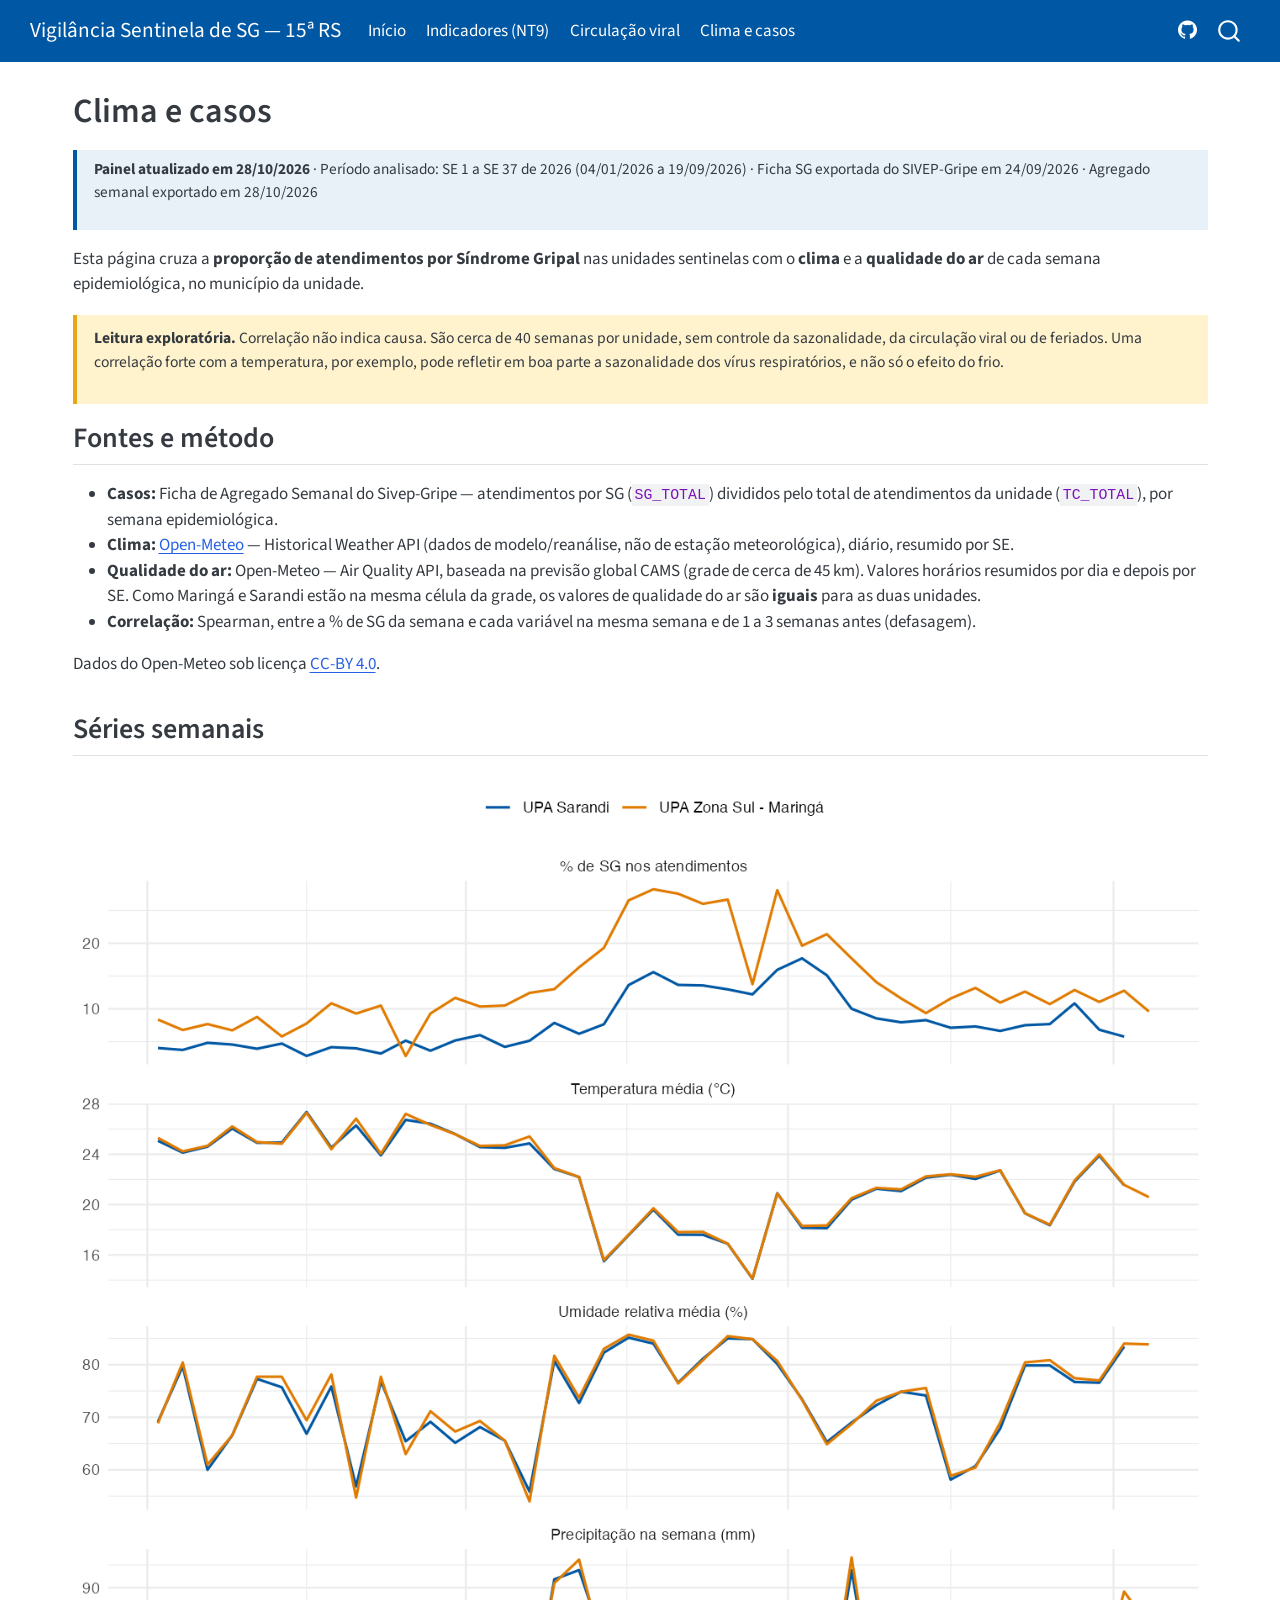
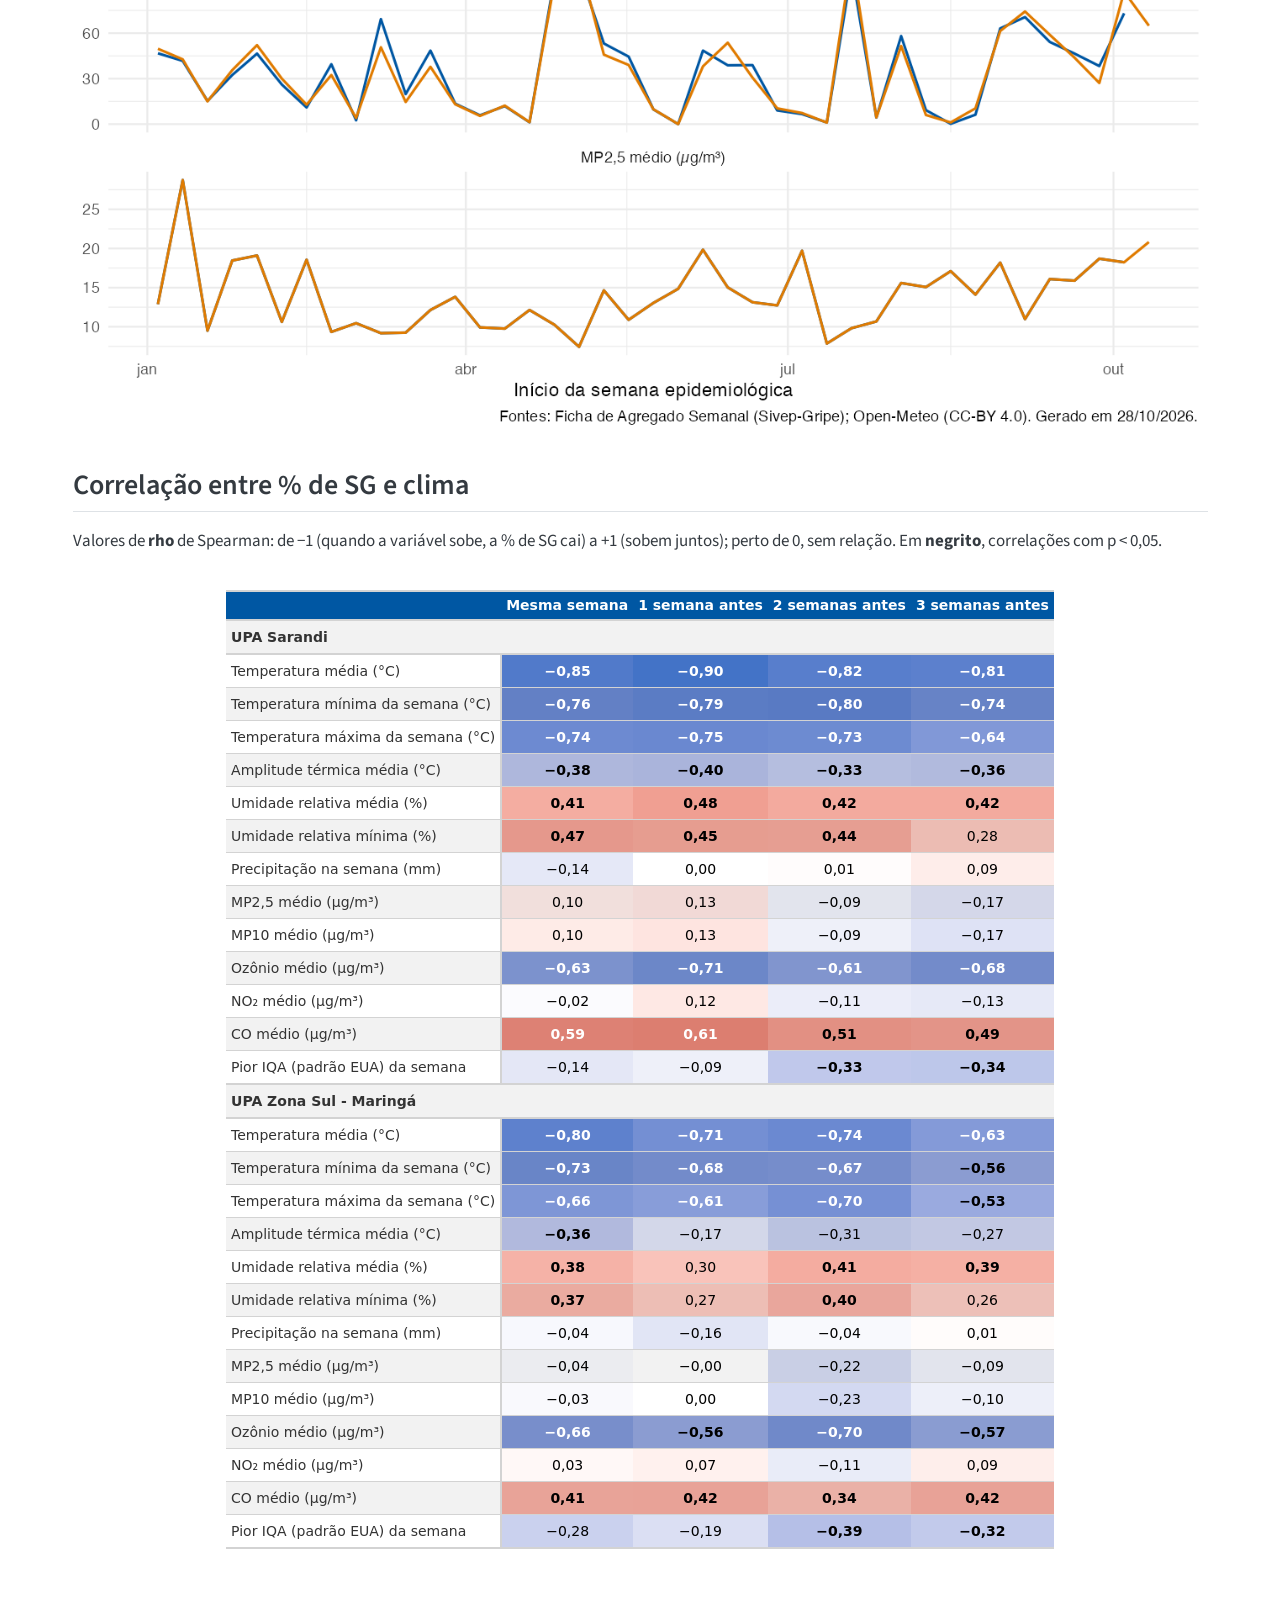
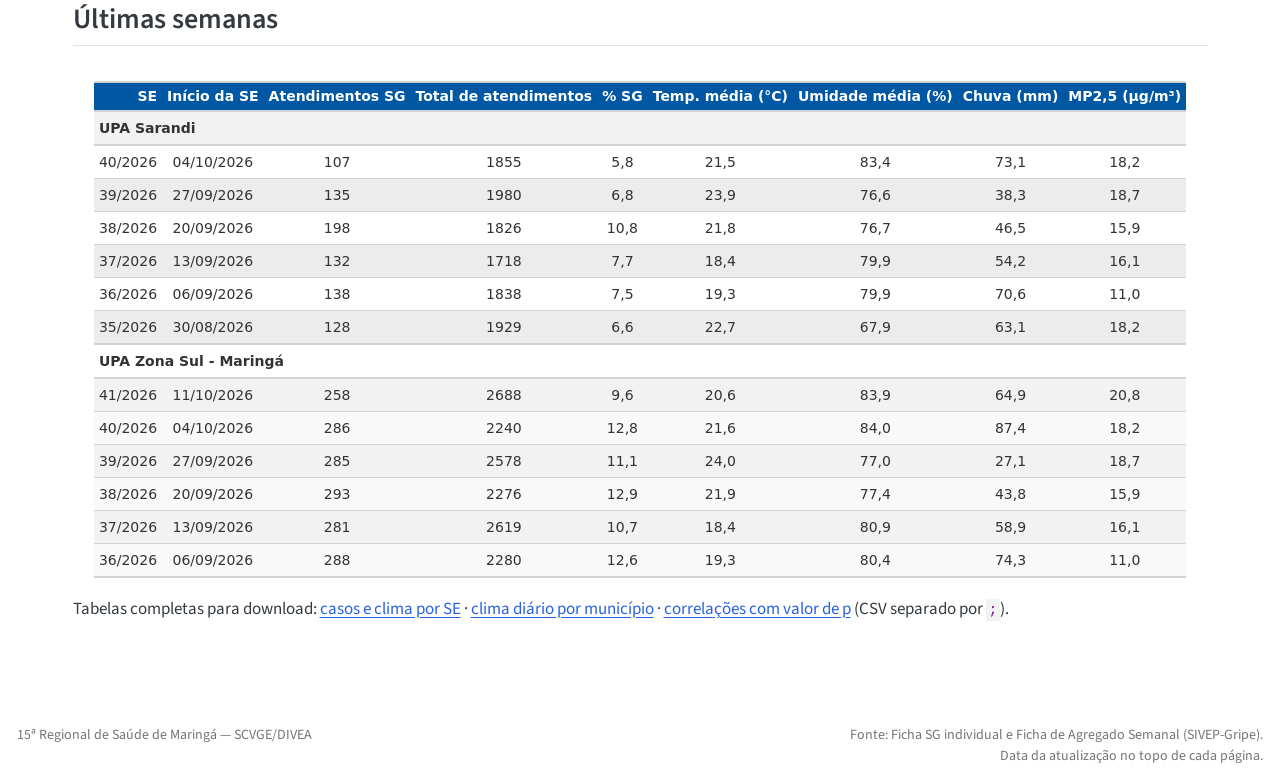
<file: docs/clima-casos.html>
<!DOCTYPE html>
<html xmlns="http://www.w3.org/1999/xhtml" lang="en" xml:lang="en"><head>

<meta charset="utf-8">
<meta name="generator" content="quarto-1.8.27">

<meta name="viewport" content="width=device-width, initial-scale=1.0, user-scalable=yes">


<title>Clima e casos – Vigilância Sentinela de SG — 15ª RS</title>
<style>
code{white-space: pre-wrap;}
span.smallcaps{font-variant: small-caps;}
div.columns{display: flex; gap: min(4vw, 1.5em);}
div.column{flex: auto; overflow-x: auto;}
div.hanging-indent{margin-left: 1.5em; text-indent: -1.5em;}
ul.task-list{list-style: none;}
ul.task-list li input[type="checkbox"] {
  width: 0.8em;
  margin: 0 0.8em 0.2em -1em; /* quarto-specific, see https://github.com/quarto-dev/quarto-cli/issues/4556 */ 
  vertical-align: middle;
}
</style>


<script src="site_libs/quarto-nav/quarto-nav.js"></script>
<script src="site_libs/quarto-nav/headroom.min.js"></script>
<script src="site_libs/clipboard/clipboard.min.js"></script>
<script src="site_libs/quarto-search/autocomplete.umd.js"></script>
<script src="site_libs/quarto-search/fuse.min.js"></script>
<script src="site_libs/quarto-search/quarto-search.js"></script>
<meta name="quarto:offset" content="./">
<script src="site_libs/quarto-html/quarto.js" type="module"></script>
<script src="site_libs/quarto-html/tabsets/tabsets.js" type="module"></script>
<script src="site_libs/quarto-html/axe/axe-check.js" type="module"></script>
<script src="site_libs/quarto-html/popper.min.js"></script>
<script src="site_libs/quarto-html/tippy.umd.min.js"></script>
<script src="site_libs/quarto-html/anchor.min.js"></script>
<link href="site_libs/quarto-html/tippy.css" rel="stylesheet">
<link href="site_libs/quarto-html/quarto-syntax-highlighting-ed96de9b727972fe78a7b5d16c58bf87.css" rel="stylesheet" id="quarto-text-highlighting-styles">
<script src="site_libs/bootstrap/bootstrap.min.js"></script>
<link href="site_libs/bootstrap/bootstrap-icons.css" rel="stylesheet">
<link href="site_libs/bootstrap/bootstrap-f245066ca199b7326ac6b360085ddf3a.min.css" rel="stylesheet" append-hash="true" id="quarto-bootstrap" data-mode="light">
<script id="quarto-search-options" type="application/json">{
  "location": "navbar",
  "copy-button": false,
  "collapse-after": 3,
  "panel-placement": "end",
  "type": "overlay",
  "limit": 50,
  "keyboard-shortcut": [
    "f",
    "/",
    "s"
  ],
  "show-item-context": false,
  "language": {
    "search-no-results-text": "No results",
    "search-matching-documents-text": "matching documents",
    "search-copy-link-title": "Copy link to search",
    "search-hide-matches-text": "Hide additional matches",
    "search-more-match-text": "more match in this document",
    "search-more-matches-text": "more matches in this document",
    "search-clear-button-title": "Clear",
    "search-text-placeholder": "",
    "search-detached-cancel-button-title": "Cancel",
    "search-submit-button-title": "Submit",
    "search-label": "Search"
  }
}</script>


<link rel="stylesheet" href="styles.css">
</head>

<body class="nav-fixed quarto-light">

<div id="quarto-search-results"></div>
  <header id="quarto-header" class="headroom fixed-top">
    <nav class="navbar navbar-expand-lg " data-bs-theme="dark">
      <div class="navbar-container container-fluid">
      <div class="navbar-brand-container mx-auto">
    <a class="navbar-brand" href="./index.html">
    <span class="navbar-title">Vigilância Sentinela de SG — 15ª RS</span>
    </a>
  </div>
            <div id="quarto-search" class="" title="Search"></div>
          <button class="navbar-toggler" type="button" data-bs-toggle="collapse" data-bs-target="#navbarCollapse" aria-controls="navbarCollapse" role="menu" aria-expanded="false" aria-label="Toggle navigation" onclick="if (window.quartoToggleHeadroom) { window.quartoToggleHeadroom(); }">
  <span class="navbar-toggler-icon"></span>
</button>
          <div class="collapse navbar-collapse" id="navbarCollapse">
            <ul class="navbar-nav navbar-nav-scroll me-auto">
  <li class="nav-item">
    <a class="nav-link" href="./index.html"> 
<span class="menu-text">Início</span></a>
  </li>  
  <li class="nav-item">
    <a class="nav-link" href="./indicadores.html"> 
<span class="menu-text">Indicadores (NT9)</span></a>
  </li>  
  <li class="nav-item">
    <a class="nav-link" href="./circulacao-viral.html"> 
<span class="menu-text">Circulação viral</span></a>
  </li>  
  <li class="nav-item">
    <a class="nav-link active" href="./clima-casos.html" aria-current="page"> 
<span class="menu-text">Clima e casos</span></a>
  </li>  
</ul>
            <ul class="navbar-nav navbar-nav-scroll ms-auto">
  <li class="nav-item compact">
    <a class="nav-link" href="https://github.com/valentim1979/vigilancia-sentinela"> <i class="bi bi-github" role="img" aria-label="GitHub">
</i> 
<span class="menu-text"></span></a>
  </li>  
</ul>
          </div> <!-- /navcollapse -->
            <div class="quarto-navbar-tools">
</div>
      </div> <!-- /container-fluid -->
    </nav>
</header>
<!-- content -->
<div id="quarto-content" class="quarto-container page-columns page-rows-contents page-layout-full page-navbar">
<!-- sidebar -->
<!-- margin-sidebar -->
    
<!-- main -->
<main class="content column-page" id="quarto-document-content">

<header id="title-block-header" class="quarto-title-block default">
<div class="quarto-title">
<h1 class="title">Clima e casos</h1>
</div>



<div class="quarto-title-meta column-page">

    
  
    
  </div>
  


</header>


<div class="atualizacao">
<p><strong>Painel atualizado em 28/10/2026</strong> · Período analisado: SE 1 a SE 37 de 2026 (04/01/2026 a 19/09/2026) · Ficha SG exportada do SIVEP-Gripe em 24/09/2026 · Agregado semanal exportado em 28/10/2026</p>
</div>
<p>Esta página cruza a <strong>proporção de atendimentos por Síndrome Gripal</strong> nas unidades sentinelas com o <strong>clima</strong> e a <strong>qualidade do ar</strong> de cada semana epidemiológica, no município da unidade.</p>
<div class="aviso-dado">
<p><strong>Leitura exploratória.</strong> Correlação não indica causa. São cerca de 40 semanas por unidade, sem controle da sazonalidade, da circulação viral ou de feriados. Uma correlação forte com a temperatura, por exemplo, pode refletir em boa parte a sazonalidade dos vírus respiratórios, e não só o efeito do frio.</p>
</div>
<section id="fontes-e-método" class="level2">
<h2 class="anchored" data-anchor-id="fontes-e-método">Fontes e método</h2>
<ul>
<li><strong>Casos:</strong> Ficha de Agregado Semanal do Sivep-Gripe — atendimentos por SG (<code>SG_TOTAL</code>) divididos pelo total de atendimentos da unidade (<code>TC_TOTAL</code>), por semana epidemiológica.</li>
<li><strong>Clima:</strong> <a href="https://open-meteo.com/">Open-Meteo</a> — Historical Weather API (dados de modelo/reanálise, não de estação meteorológica), diário, resumido por SE.</li>
<li><strong>Qualidade do ar:</strong> Open-Meteo — Air Quality API, baseada na previsão global CAMS (grade de cerca de 45 km). Valores horários resumidos por dia e depois por SE. Como Maringá e Sarandi estão na mesma célula da grade, os valores de qualidade do ar são <strong>iguais</strong> para as duas unidades.</li>
<li><strong>Correlação:</strong> Spearman, entre a % de SG da semana e cada variável na mesma semana e de 1 a 3 semanas antes (defasagem).</li>
</ul>
<p>Dados do Open-Meteo sob licença <a href="https://creativecommons.org/licenses/by/4.0/">CC-BY 4.0</a>.</p>
</section>
<section id="séries-semanais" class="level2">
<h2 class="anchored" data-anchor-id="séries-semanais">Séries semanais</h2>
<p><img src="img/casos_clima_semanal.png" class="img-fluid"></p>
</section>
<section id="correlação-entre-de-sg-e-clima" class="level2">
<h2 class="anchored" data-anchor-id="correlação-entre-de-sg-e-clima">Correlação entre % de SG e clima</h2>
<p>Valores de <strong>rho</strong> de Spearman: de −1 (quando a variável sobe, a % de SG cai) a +1 (sobem juntos); perto de 0, sem relação. Em <strong>negrito</strong>, correlações com p &lt; 0,05.</p>
<div class="cell">
<div class="cell-output-display">
<div id="fqdttilhlg" style="padding-left:0px;padding-right:0px;padding-top:10px;padding-bottom:10px;overflow-x:auto;overflow-y:auto;width:auto;height:auto;">
<style>#fqdttilhlg table {
  font-family: system-ui, 'Segoe UI', Roboto, Helvetica, Arial, sans-serif, 'Apple Color Emoji', 'Segoe UI Emoji', 'Segoe UI Symbol', 'Noto Color Emoji';
  -webkit-font-smoothing: antialiased;
  -moz-osx-font-smoothing: grayscale;
}

#fqdttilhlg thead, #fqdttilhlg tbody, #fqdttilhlg tfoot, #fqdttilhlg tr, #fqdttilhlg td, #fqdttilhlg th {
  border-style: none;
}

#fqdttilhlg p {
  margin: 0;
  padding: 0;
}

#fqdttilhlg .gt_table {
  display: table;
  border-collapse: collapse;
  line-height: normal;
  margin-left: auto;
  margin-right: auto;
  color: #333333;
  font-size: 14px;
  font-weight: normal;
  font-style: normal;
  background-color: #FFFFFF;
  width: auto;
  border-top-style: solid;
  border-top-width: 2px;
  border-top-color: #0057A3;
  border-right-style: none;
  border-right-width: 2px;
  border-right-color: #D3D3D3;
  border-bottom-style: solid;
  border-bottom-width: 2px;
  border-bottom-color: #0057A3;
  border-left-style: none;
  border-left-width: 2px;
  border-left-color: #D3D3D3;
}

#fqdttilhlg .gt_caption {
  padding-top: 4px;
  padding-bottom: 4px;
}

#fqdttilhlg .gt_title {
  color: #333333;
  font-size: 125%;
  font-weight: initial;
  padding-top: 4px;
  padding-bottom: 4px;
  padding-left: 5px;
  padding-right: 5px;
  border-bottom-color: #FFFFFF;
  border-bottom-width: 0;
}

#fqdttilhlg .gt_subtitle {
  color: #333333;
  font-size: 85%;
  font-weight: initial;
  padding-top: 3px;
  padding-bottom: 5px;
  padding-left: 5px;
  padding-right: 5px;
  border-top-color: #FFFFFF;
  border-top-width: 0;
}

#fqdttilhlg .gt_heading {
  background-color: #FFFFFF;
  text-align: center;
  border-bottom-color: #FFFFFF;
  border-left-style: none;
  border-left-width: 1px;
  border-left-color: #D3D3D3;
  border-right-style: none;
  border-right-width: 1px;
  border-right-color: #D3D3D3;
}

#fqdttilhlg .gt_bottom_border {
  border-bottom-style: solid;
  border-bottom-width: 2px;
  border-bottom-color: #D3D3D3;
}

#fqdttilhlg .gt_col_headings {
  border-top-style: solid;
  border-top-width: 2px;
  border-top-color: #D3D3D3;
  border-bottom-style: solid;
  border-bottom-width: 2px;
  border-bottom-color: #D3D3D3;
  border-left-style: none;
  border-left-width: 1px;
  border-left-color: #D3D3D3;
  border-right-style: none;
  border-right-width: 1px;
  border-right-color: #D3D3D3;
}

#fqdttilhlg .gt_col_heading {
  color: #FFFFFF;
  background-color: #0057A3;
  font-size: 100%;
  font-weight: bold;
  text-transform: inherit;
  border-left-style: none;
  border-left-width: 1px;
  border-left-color: #D3D3D3;
  border-right-style: none;
  border-right-width: 1px;
  border-right-color: #D3D3D3;
  vertical-align: bottom;
  padding-top: 5px;
  padding-bottom: 6px;
  padding-left: 5px;
  padding-right: 5px;
  overflow-x: hidden;
}

#fqdttilhlg .gt_column_spanner_outer {
  color: #FFFFFF;
  background-color: #0057A3;
  font-size: 100%;
  font-weight: bold;
  text-transform: inherit;
  padding-top: 0;
  padding-bottom: 0;
  padding-left: 4px;
  padding-right: 4px;
}

#fqdttilhlg .gt_column_spanner_outer:first-child {
  padding-left: 0;
}

#fqdttilhlg .gt_column_spanner_outer:last-child {
  padding-right: 0;
}

#fqdttilhlg .gt_column_spanner {
  border-bottom-style: solid;
  border-bottom-width: 2px;
  border-bottom-color: #D3D3D3;
  vertical-align: bottom;
  padding-top: 5px;
  padding-bottom: 5px;
  overflow-x: hidden;
  display: inline-block;
  width: 100%;
}

#fqdttilhlg .gt_spanner_row {
  border-bottom-style: hidden;
}

#fqdttilhlg .gt_group_heading {
  padding-top: 8px;
  padding-bottom: 8px;
  padding-left: 5px;
  padding-right: 5px;
  color: #333333;
  background-color: #FFFFFF;
  font-size: 100%;
  font-weight: bold;
  text-transform: inherit;
  border-top-style: solid;
  border-top-width: 2px;
  border-top-color: #D3D3D3;
  border-bottom-style: solid;
  border-bottom-width: 2px;
  border-bottom-color: #D3D3D3;
  border-left-style: none;
  border-left-width: 1px;
  border-left-color: #D3D3D3;
  border-right-style: none;
  border-right-width: 1px;
  border-right-color: #D3D3D3;
  vertical-align: middle;
  text-align: left;
}

#fqdttilhlg .gt_empty_group_heading {
  padding: 0.5px;
  color: #333333;
  background-color: #FFFFFF;
  font-size: 100%;
  font-weight: bold;
  border-top-style: solid;
  border-top-width: 2px;
  border-top-color: #D3D3D3;
  border-bottom-style: solid;
  border-bottom-width: 2px;
  border-bottom-color: #D3D3D3;
  vertical-align: middle;
}

#fqdttilhlg .gt_from_md > :first-child {
  margin-top: 0;
}

#fqdttilhlg .gt_from_md > :last-child {
  margin-bottom: 0;
}

#fqdttilhlg .gt_row {
  padding-top: 8px;
  padding-bottom: 8px;
  padding-left: 5px;
  padding-right: 5px;
  margin: 10px;
  border-top-style: solid;
  border-top-width: 1px;
  border-top-color: #D3D3D3;
  border-left-style: none;
  border-left-width: 1px;
  border-left-color: #D3D3D3;
  border-right-style: none;
  border-right-width: 1px;
  border-right-color: #D3D3D3;
  vertical-align: middle;
  overflow-x: hidden;
}

#fqdttilhlg .gt_stub {
  color: #333333;
  background-color: #FFFFFF;
  font-size: 100%;
  font-weight: initial;
  text-transform: inherit;
  border-right-style: solid;
  border-right-width: 2px;
  border-right-color: #D3D3D3;
  padding-left: 5px;
  padding-right: 5px;
}

#fqdttilhlg .gt_stub_row_group {
  color: #333333;
  background-color: #FFFFFF;
  font-size: 100%;
  font-weight: initial;
  text-transform: inherit;
  border-right-style: solid;
  border-right-width: 2px;
  border-right-color: #D3D3D3;
  padding-left: 5px;
  padding-right: 5px;
  vertical-align: top;
}

#fqdttilhlg .gt_row_group_first td {
  border-top-width: 2px;
}

#fqdttilhlg .gt_row_group_first th {
  border-top-width: 2px;
}

#fqdttilhlg .gt_summary_row {
  color: #333333;
  background-color: #FFFFFF;
  text-transform: inherit;
  padding-top: 8px;
  padding-bottom: 8px;
  padding-left: 5px;
  padding-right: 5px;
}

#fqdttilhlg .gt_first_summary_row {
  border-top-style: solid;
  border-top-color: #D3D3D3;
}

#fqdttilhlg .gt_first_summary_row.thick {
  border-top-width: 2px;
}

#fqdttilhlg .gt_last_summary_row {
  padding-top: 8px;
  padding-bottom: 8px;
  padding-left: 5px;
  padding-right: 5px;
  border-bottom-style: solid;
  border-bottom-width: 2px;
  border-bottom-color: #D3D3D3;
}

#fqdttilhlg .gt_grand_summary_row {
  color: #333333;
  background-color: #FFFFFF;
  text-transform: inherit;
  padding-top: 8px;
  padding-bottom: 8px;
  padding-left: 5px;
  padding-right: 5px;
}

#fqdttilhlg .gt_first_grand_summary_row {
  padding-top: 8px;
  padding-bottom: 8px;
  padding-left: 5px;
  padding-right: 5px;
  border-top-style: double;
  border-top-width: 6px;
  border-top-color: #D3D3D3;
}

#fqdttilhlg .gt_last_grand_summary_row_top {
  padding-top: 8px;
  padding-bottom: 8px;
  padding-left: 5px;
  padding-right: 5px;
  border-bottom-style: double;
  border-bottom-width: 6px;
  border-bottom-color: #D3D3D3;
}

#fqdttilhlg .gt_striped {
  background-color: rgba(128, 128, 128, 0.05);
}

#fqdttilhlg .gt_table_body {
  border-top-style: solid;
  border-top-width: 2px;
  border-top-color: #D3D3D3;
  border-bottom-style: solid;
  border-bottom-width: 2px;
  border-bottom-color: #D3D3D3;
}

#fqdttilhlg .gt_footnotes {
  color: #333333;
  background-color: #FFFFFF;
  border-bottom-style: none;
  border-bottom-width: 2px;
  border-bottom-color: #D3D3D3;
  border-left-style: none;
  border-left-width: 2px;
  border-left-color: #D3D3D3;
  border-right-style: none;
  border-right-width: 2px;
  border-right-color: #D3D3D3;
}

#fqdttilhlg .gt_footnote {
  margin: 0px;
  font-size: 90%;
  padding-top: 4px;
  padding-bottom: 4px;
  padding-left: 5px;
  padding-right: 5px;
}

#fqdttilhlg .gt_sourcenotes {
  color: #333333;
  background-color: #FFFFFF;
  border-bottom-style: none;
  border-bottom-width: 2px;
  border-bottom-color: #D3D3D3;
  border-left-style: none;
  border-left-width: 2px;
  border-left-color: #D3D3D3;
  border-right-style: none;
  border-right-width: 2px;
  border-right-color: #D3D3D3;
}

#fqdttilhlg .gt_sourcenote {
  font-size: 90%;
  padding-top: 4px;
  padding-bottom: 4px;
  padding-left: 5px;
  padding-right: 5px;
}

#fqdttilhlg .gt_left {
  text-align: left;
}

#fqdttilhlg .gt_center {
  text-align: center;
}

#fqdttilhlg .gt_right {
  text-align: right;
  font-variant-numeric: tabular-nums;
}

#fqdttilhlg .gt_font_normal {
  font-weight: normal;
}

#fqdttilhlg .gt_font_bold {
  font-weight: bold;
}

#fqdttilhlg .gt_font_italic {
  font-style: italic;
}

#fqdttilhlg .gt_super {
  font-size: 65%;
}

#fqdttilhlg .gt_footnote_marks {
  font-size: 75%;
  vertical-align: 0.4em;
  position: initial;
}

#fqdttilhlg .gt_asterisk {
  font-size: 100%;
  vertical-align: 0;
}

#fqdttilhlg .gt_indent_1 {
  text-indent: 5px;
}

#fqdttilhlg .gt_indent_2 {
  text-indent: 10px;
}

#fqdttilhlg .gt_indent_3 {
  text-indent: 15px;
}

#fqdttilhlg .gt_indent_4 {
  text-indent: 20px;
}

#fqdttilhlg .gt_indent_5 {
  text-indent: 25px;
}

#fqdttilhlg .katex-display {
  display: inline-flex !important;
  margin-bottom: 0.75em !important;
}

#fqdttilhlg div.Reactable > div.rt-table > div.rt-thead > div.rt-tr.rt-tr-group-header > div.rt-th-group:after {
  height: 0px !important;
}
</style>

<table class="gt_table caption-top table table-sm table-striped small" data-quarto-bootstrap="false">
<thead>
<tr class="gt_col_headings header">
<th id="a::stub" class="gt_col_heading gt_columns_bottom_border gt_left" data-quarto-table-cell-role="th" scope="col"></th>
<th id="Mesma-semana" class="gt_col_heading gt_columns_bottom_border gt_center" data-quarto-table-cell-role="th" scope="col">Mesma semana</th>
<th id="a1-semana-antes" class="gt_col_heading gt_columns_bottom_border gt_center" data-quarto-table-cell-role="th" scope="col">1 semana antes</th>
<th id="a2-semanas-antes" class="gt_col_heading gt_columns_bottom_border gt_center" data-quarto-table-cell-role="th" scope="col">2 semanas antes</th>
<th id="a3-semanas-antes" class="gt_col_heading gt_columns_bottom_border gt_center" data-quarto-table-cell-role="th" scope="col">3 semanas antes</th>
</tr>
</thead>
<tbody class="gt_table_body">
<tr class="gt_group_heading_row odd">
<th colspan="5" id="UPA Sarandi" class="gt_group_heading" data-quarto-table-cell-role="th" scope="colgroup">UPA Sarandi</th>
</tr>
<tr class="gt_row_group_first even">
<th id="stub_1_1" class="gt_row gt_left gt_stub" data-quarto-table-cell-role="th" scope="row">Temperatura média (°C)</th>
<td class="gt_row gt_center" headers="UPA Sarandi stub_1_1 Mesma semana" style="background-color: #517ACA; color: #FFFFFF; font-weight: bold">−0,85</td>
<td class="gt_row gt_center" headers="UPA Sarandi stub_1_1 1 semana antes" style="background-color: #4373C7; color: #FFFFFF; font-weight: bold">−0,90</td>
<td class="gt_row gt_center" headers="UPA Sarandi stub_1_1 2 semanas antes" style="background-color: #587ECC; color: #FFFFFF; font-weight: bold">−0,82</td>
<td class="gt_row gt_center" headers="UPA Sarandi stub_1_1 3 semanas antes" style="background-color: #5C80CD; color: #FFFFFF; font-weight: bold">−0,81</td>
</tr>
<tr class="odd">
<th id="stub_1_2" class="gt_row gt_left gt_stub" data-quarto-table-cell-role="th" scope="row">Temperatura mínima da semana (°C)</th>
<td class="gt_row gt_center gt_striped" headers="UPA Sarandi stub_1_2 Mesma semana" style="background-color: #6887D0; color: #FFFFFF; font-weight: bold">−0,76</td>
<td class="gt_row gt_center gt_striped" headers="UPA Sarandi stub_1_2 1 semana antes" style="background-color: #6083CE; color: #FFFFFF; font-weight: bold">−0,79</td>
<td class="gt_row gt_center gt_striped" headers="UPA Sarandi stub_1_2 2 semanas antes" style="background-color: #5E81CD; color: #FFFFFF; font-weight: bold">−0,80</td>
<td class="gt_row gt_center gt_striped" headers="UPA Sarandi stub_1_2 3 semanas antes" style="background-color: #6C8AD1; color: #FFFFFF; font-weight: bold">−0,74</td>
</tr>
<tr class="even">
<th id="stub_1_3" class="gt_row gt_left gt_stub" data-quarto-table-cell-role="th" scope="row">Temperatura máxima da semana (°C)</th>
<td class="gt_row gt_center" headers="UPA Sarandi stub_1_3 Mesma semana" style="background-color: #6D8AD1; color: #FFFFFF; font-weight: bold">−0,74</td>
<td class="gt_row gt_center" headers="UPA Sarandi stub_1_3 1 semana antes" style="background-color: #6A88D0; color: #FFFFFF; font-weight: bold">−0,75</td>
<td class="gt_row gt_center" headers="UPA Sarandi stub_1_3 2 semanas antes" style="background-color: #6D8BD1; color: #FFFFFF; font-weight: bold">−0,73</td>
<td class="gt_row gt_center" headers="UPA Sarandi stub_1_3 3 semanas antes" style="background-color: #8198D7; color: #FFFFFF; font-weight: bold">−0,64</td>
</tr>
<tr class="odd">
<th id="stub_1_4" class="gt_row gt_left gt_stub" data-quarto-table-cell-role="th" scope="row">Amplitude térmica média (°C)</th>
<td class="gt_row gt_center gt_striped" headers="UPA Sarandi stub_1_4 Mesma semana" style="background-color: #B7C1E8; color: #000000; font-weight: bold">−0,38</td>
<td class="gt_row gt_center gt_striped" headers="UPA Sarandi stub_1_4 1 semana antes" style="background-color: #B3BEE7; color: #000000; font-weight: bold">−0,40</td>
<td class="gt_row gt_center gt_striped" headers="UPA Sarandi stub_1_4 2 semanas antes" style="background-color: #BFC8EB; color: #000000; font-weight: bold">−0,33</td>
<td class="gt_row gt_center gt_striped" headers="UPA Sarandi stub_1_4 3 semanas antes" style="background-color: #BAC4E9; color: #000000; font-weight: bold">−0,36</td>
</tr>
<tr class="even">
<th id="stub_1_5" class="gt_row gt_left gt_stub" data-quarto-table-cell-role="th" scope="row">Umidade relativa média (%)</th>
<td class="gt_row gt_center" headers="UPA Sarandi stub_1_5 Mesma semana" style="background-color: #F4ADA1; color: #000000; font-weight: bold">0,41</td>
<td class="gt_row gt_center" headers="UPA Sarandi stub_1_5 1 semana antes" style="background-color: #F09F92; color: #000000; font-weight: bold">0,48</td>
<td class="gt_row gt_center" headers="UPA Sarandi stub_1_5 2 semanas antes" style="background-color: #F3AA9E; color: #000000; font-weight: bold">0,42</td>
<td class="gt_row gt_center" headers="UPA Sarandi stub_1_5 3 semanas antes" style="background-color: #F3AA9E; color: #000000; font-weight: bold">0,42</td>
</tr>
<tr class="odd">
<th id="stub_1_6" class="gt_row gt_left gt_stub" data-quarto-table-cell-role="th" scope="row">Umidade relativa mínima (%)</th>
<td class="gt_row gt_center gt_striped" headers="UPA Sarandi stub_1_6 Mesma semana" style="background-color: #F1A093; color: #000000; font-weight: bold">0,47</td>
<td class="gt_row gt_center gt_striped" headers="UPA Sarandi stub_1_6 1 semana antes" style="background-color: #F2A598; color: #000000; font-weight: bold">0,45</td>
<td class="gt_row gt_center gt_striped" headers="UPA Sarandi stub_1_6 2 semanas antes" style="background-color: #F2A69A; color: #000000; font-weight: bold">0,44</td>
<td class="gt_row gt_center gt_striped" headers="UPA Sarandi stub_1_6 3 semanas antes" style="background-color: #F9C6BD; color: #000000">0,28</td>
</tr>
<tr class="even">
<th id="stub_1_7" class="gt_row gt_left gt_stub" data-quarto-table-cell-role="th" scope="row">Precipitação na semana (mm)</th>
<td class="gt_row gt_center" headers="UPA Sarandi stub_1_7 Mesma semana" style="background-color: #E5E8F7; color: #000000">−0,14</td>
<td class="gt_row gt_center" headers="UPA Sarandi stub_1_7 1 semana antes" style="background-color: #FFFFFF; color: #000000">0,00</td>
<td class="gt_row gt_center" headers="UPA Sarandi stub_1_7 2 semanas antes" style="background-color: #FFFCFC; color: #000000">0,01</td>
<td class="gt_row gt_center" headers="UPA Sarandi stub_1_7 3 semanas antes" style="background-color: #FEEDEA; color: #000000">0,09</td>
</tr>
<tr class="odd">
<th id="stub_1_8" class="gt_row gt_left gt_stub" data-quarto-table-cell-role="th" scope="row">MP2,5 médio (µg/m³)</th>
<td class="gt_row gt_center gt_striped" headers="UPA Sarandi stub_1_8 Mesma semana" style="background-color: #FEEBE8; color: #000000">0,10</td>
<td class="gt_row gt_center gt_striped" headers="UPA Sarandi stub_1_8 1 semana antes" style="background-color: #FEE5E1; color: #000000">0,13</td>
<td class="gt_row gt_center gt_striped" headers="UPA Sarandi stub_1_8 2 semanas antes" style="background-color: #EEF0FA; color: #000000">−0,09</td>
<td class="gt_row gt_center gt_striped" headers="UPA Sarandi stub_1_8 3 semanas antes" style="background-color: #DFE3F5; color: #000000">−0,17</td>
</tr>
<tr class="even">
<th id="stub_1_9" class="gt_row gt_left gt_stub" data-quarto-table-cell-role="th" scope="row">MP10 médio (µg/m³)</th>
<td class="gt_row gt_center" headers="UPA Sarandi stub_1_9 Mesma semana" style="background-color: #FEEBE7; color: #000000">0,10</td>
<td class="gt_row gt_center" headers="UPA Sarandi stub_1_9 1 semana antes" style="background-color: #FEE4E0; color: #000000">0,13</td>
<td class="gt_row gt_center" headers="UPA Sarandi stub_1_9 2 semanas antes" style="background-color: #EEF0F9; color: #000000">−0,09</td>
<td class="gt_row gt_center" headers="UPA Sarandi stub_1_9 3 semanas antes" style="background-color: #DEE2F5; color: #000000">−0,17</td>
</tr>
<tr class="odd">
<th id="stub_1_10" class="gt_row gt_left gt_stub" data-quarto-table-cell-role="th" scope="row">Ozônio médio (µg/m³)</th>
<td class="gt_row gt_center gt_striped" headers="UPA Sarandi stub_1_10 Mesma semana" style="background-color: #839AD8; color: #FFFFFF; font-weight: bold">−0,63</td>
<td class="gt_row gt_center gt_striped" headers="UPA Sarandi stub_1_10 1 semana antes" style="background-color: #728ED3; color: #FFFFFF; font-weight: bold">−0,71</td>
<td class="gt_row gt_center gt_striped" headers="UPA Sarandi stub_1_10 2 semanas antes" style="background-color: #889DD9; color: #FFFFFF; font-weight: bold">−0,61</td>
<td class="gt_row gt_center gt_striped" headers="UPA Sarandi stub_1_10 3 semanas antes" style="background-color: #7992D5; color: #FFFFFF; font-weight: bold">−0,68</td>
</tr>
<tr class="even">
<th id="stub_1_11" class="gt_row gt_left gt_stub" data-quarto-table-cell-role="th" scope="row">NO₂ médio (µg/m³)</th>
<td class="gt_row gt_center" headers="UPA Sarandi stub_1_11 Mesma semana" style="background-color: #FBFBFE; color: #000000">−0,02</td>
<td class="gt_row gt_center" headers="UPA Sarandi stub_1_11 1 semana antes" style="background-color: #FEE8E4; color: #000000">0,12</td>
<td class="gt_row gt_center" headers="UPA Sarandi stub_1_11 2 semanas antes" style="background-color: #EBEDF9; color: #000000">−0,11</td>
<td class="gt_row gt_center" headers="UPA Sarandi stub_1_11 3 semanas antes" style="background-color: #E6E9F7; color: #000000">−0,13</td>
</tr>
<tr class="odd">
<th id="stub_1_12" class="gt_row gt_left gt_stub" data-quarto-table-cell-role="th" scope="row">CO médio (µg/m³)</th>
<td class="gt_row gt_center gt_striped" headers="UPA Sarandi stub_1_12 Mesma semana" style="background-color: #E9887A; color: #FFFFFF; font-weight: bold">0,59</td>
<td class="gt_row gt_center gt_striped" headers="UPA Sarandi stub_1_12 1 semana antes" style="background-color: #E88576; color: #FFFFFF; font-weight: bold">0,61</td>
<td class="gt_row gt_center gt_striped" headers="UPA Sarandi stub_1_12 2 semanas antes" style="background-color: #EE988A; color: #000000; font-weight: bold">0,51</td>
<td class="gt_row gt_center gt_striped" headers="UPA Sarandi stub_1_12 3 semanas antes" style="background-color: #EF9C8F; color: #000000; font-weight: bold">0,49</td>
</tr>
<tr class="even">
<th id="stub_1_13" class="gt_row gt_left gt_stub" data-quarto-table-cell-role="th" scope="row">Pior IQA (padrão EUA) da semana</th>
<td class="gt_row gt_center" headers="UPA Sarandi stub_1_13 Mesma semana" style="background-color: #E4E7F6; color: #000000">−0,14</td>
<td class="gt_row gt_center" headers="UPA Sarandi stub_1_13 1 semana antes" style="background-color: #EEF0F9; color: #000000">−0,09</td>
<td class="gt_row gt_center" headers="UPA Sarandi stub_1_13 2 semanas antes" style="background-color: #C0C8EB; color: #000000; font-weight: bold">−0,33</td>
<td class="gt_row gt_center" headers="UPA Sarandi stub_1_13 3 semanas antes" style="background-color: #BDC7EA; color: #000000; font-weight: bold">−0,34</td>
</tr>
<tr class="gt_group_heading_row odd">
<th colspan="5" id="UPA Zona Sul - Maringá" class="gt_group_heading" data-quarto-table-cell-role="th" scope="colgroup">UPA Zona Sul - Maringá</th>
</tr>
<tr class="gt_row_group_first even">
<th id="stub_1_14" class="gt_row gt_left gt_stub" data-quarto-table-cell-role="th" scope="row">Temperatura média (°C)</th>
<td class="gt_row gt_center gt_striped" headers="UPA Zona Sul - Maringá stub_1_14 Mesma semana" style="background-color: #5E81CD; color: #FFFFFF; font-weight: bold">−0,80</td>
<td class="gt_row gt_center gt_striped" headers="UPA Zona Sul - Maringá stub_1_14 1 semana antes" style="background-color: #748FD3; color: #FFFFFF; font-weight: bold">−0,71</td>
<td class="gt_row gt_center gt_striped" headers="UPA Zona Sul - Maringá stub_1_14 2 semanas antes" style="background-color: #6B89D1; color: #FFFFFF; font-weight: bold">−0,74</td>
<td class="gt_row gt_center gt_striped" headers="UPA Zona Sul - Maringá stub_1_14 3 semanas antes" style="background-color: #849AD8; color: #FFFFFF; font-weight: bold">−0,63</td>
</tr>
<tr class="odd">
<th id="stub_1_15" class="gt_row gt_left gt_stub" data-quarto-table-cell-role="th" scope="row">Temperatura mínima da semana (°C)</th>
<td class="gt_row gt_center" headers="UPA Zona Sul - Maringá stub_1_15 Mesma semana" style="background-color: #6F8CD2; color: #FFFFFF; font-weight: bold">−0,73</td>
<td class="gt_row gt_center" headers="UPA Zona Sul - Maringá stub_1_15 1 semana antes" style="background-color: #7992D5; color: #FFFFFF; font-weight: bold">−0,68</td>
<td class="gt_row gt_center" headers="UPA Zona Sul - Maringá stub_1_15 2 semanas antes" style="background-color: #7C95D6; color: #FFFFFF; font-weight: bold">−0,67</td>
<td class="gt_row gt_center" headers="UPA Zona Sul - Maringá stub_1_15 3 semanas antes" style="background-color: #92A4DC; color: #000000; font-weight: bold">−0,56</td>
</tr>
<tr class="even">
<th id="stub_1_16" class="gt_row gt_left gt_stub" data-quarto-table-cell-role="th" scope="row">Temperatura máxima da semana (°C)</th>
<td class="gt_row gt_center gt_striped" headers="UPA Zona Sul - Maringá stub_1_16 Mesma semana" style="background-color: #7E96D6; color: #FFFFFF; font-weight: bold">−0,66</td>
<td class="gt_row gt_center gt_striped" headers="UPA Zona Sul - Maringá stub_1_16 1 semana antes" style="background-color: #889DD9; color: #FFFFFF; font-weight: bold">−0,61</td>
<td class="gt_row gt_center gt_striped" headers="UPA Zona Sul - Maringá stub_1_16 2 semanas antes" style="background-color: #7690D4; color: #FFFFFF; font-weight: bold">−0,70</td>
<td class="gt_row gt_center gt_striped" headers="UPA Zona Sul - Maringá stub_1_16 3 semanas antes" style="background-color: #9AAADF; color: #000000; font-weight: bold">−0,53</td>
</tr>
<tr class="odd">
<th id="stub_1_17" class="gt_row gt_left gt_stub" data-quarto-table-cell-role="th" scope="row">Amplitude térmica média (°C)</th>
<td class="gt_row gt_center" headers="UPA Zona Sul - Maringá stub_1_17 Mesma semana" style="background-color: #BAC3E9; color: #000000; font-weight: bold">−0,36</td>
<td class="gt_row gt_center" headers="UPA Zona Sul - Maringá stub_1_17 1 semana antes" style="background-color: #DEE2F5; color: #000000">−0,17</td>
<td class="gt_row gt_center" headers="UPA Zona Sul - Maringá stub_1_17 2 semanas antes" style="background-color: #C4CCEC; color: #000000">−0,31</td>
<td class="gt_row gt_center" headers="UPA Zona Sul - Maringá stub_1_17 3 semanas antes" style="background-color: #CCD3EF; color: #000000">−0,27</td>
</tr>
<tr class="even">
<th id="stub_1_18" class="gt_row gt_left gt_stub" data-quarto-table-cell-role="th" scope="row">Umidade relativa média (%)</th>
<td class="gt_row gt_center gt_striped" headers="UPA Zona Sul - Maringá stub_1_18 Mesma semana" style="background-color: #F5B2A7; color: #000000; font-weight: bold">0,38</td>
<td class="gt_row gt_center gt_striped" headers="UPA Zona Sul - Maringá stub_1_18 1 semana antes" style="background-color: #F9C3BA; color: #000000">0,30</td>
<td class="gt_row gt_center gt_striped" headers="UPA Zona Sul - Maringá stub_1_18 2 semanas antes" style="background-color: #F4ACA0; color: #000000; font-weight: bold">0,41</td>
<td class="gt_row gt_center gt_striped" headers="UPA Zona Sul - Maringá stub_1_18 3 semanas antes" style="background-color: #F5B0A4; color: #000000; font-weight: bold">0,39</td>
</tr>
<tr class="odd">
<th id="stub_1_19" class="gt_row gt_left gt_stub" data-quarto-table-cell-role="th" scope="row">Umidade relativa mínima (%)</th>
<td class="gt_row gt_center" headers="UPA Zona Sul - Maringá stub_1_19 Mesma semana" style="background-color: #F6B4A9; color: #000000; font-weight: bold">0,37</td>
<td class="gt_row gt_center" headers="UPA Zona Sul - Maringá stub_1_19 1 semana antes" style="background-color: #FAC8BF; color: #000000">0,27</td>
<td class="gt_row gt_center" headers="UPA Zona Sul - Maringá stub_1_19 2 semanas antes" style="background-color: #F5AFA4; color: #000000; font-weight: bold">0,40</td>
<td class="gt_row gt_center" headers="UPA Zona Sul - Maringá stub_1_19 3 semanas antes" style="background-color: #FACAC2; color: #000000">0,26</td>
</tr>
<tr class="even">
<th id="stub_1_20" class="gt_row gt_left gt_stub" data-quarto-table-cell-role="th" scope="row">Precipitação na semana (mm)</th>
<td class="gt_row gt_center gt_striped" headers="UPA Zona Sul - Maringá stub_1_20 Mesma semana" style="background-color: #F7F8FD; color: #000000">−0,04</td>
<td class="gt_row gt_center gt_striped" headers="UPA Zona Sul - Maringá stub_1_20 1 semana antes" style="background-color: #E1E5F5; color: #000000">−0,16</td>
<td class="gt_row gt_center gt_striped" headers="UPA Zona Sul - Maringá stub_1_20 2 semanas antes" style="background-color: #F8F9FD; color: #000000">−0,04</td>
<td class="gt_row gt_center gt_striped" headers="UPA Zona Sul - Maringá stub_1_20 3 semanas antes" style="background-color: #FFFCFB; color: #000000">0,01</td>
</tr>
<tr class="odd">
<th id="stub_1_21" class="gt_row gt_left gt_stub" data-quarto-table-cell-role="th" scope="row">MP2,5 médio (µg/m³)</th>
<td class="gt_row gt_center" headers="UPA Zona Sul - Maringá stub_1_21 Mesma semana" style="background-color: #F8F9FD; color: #000000">−0,04</td>
<td class="gt_row gt_center" headers="UPA Zona Sul - Maringá stub_1_21 1 semana antes" style="background-color: #FFFFFF; color: #000000">−0,00</td>
<td class="gt_row gt_center" headers="UPA Zona Sul - Maringá stub_1_21 2 semanas antes" style="background-color: #D4DAF1; color: #000000">−0,22</td>
<td class="gt_row gt_center" headers="UPA Zona Sul - Maringá stub_1_21 3 semanas antes" style="background-color: #EEF0FA; color: #000000">−0,09</td>
</tr>
<tr class="even">
<th id="stub_1_22" class="gt_row gt_left gt_stub" data-quarto-table-cell-role="th" scope="row">MP10 médio (µg/m³)</th>
<td class="gt_row gt_center gt_striped" headers="UPA Zona Sul - Maringá stub_1_22 Mesma semana" style="background-color: #F9F9FD; color: #000000">−0,03</td>
<td class="gt_row gt_center gt_striped" headers="UPA Zona Sul - Maringá stub_1_22 1 semana antes" style="background-color: #FFFFFF; color: #000000">0,00</td>
<td class="gt_row gt_center gt_striped" headers="UPA Zona Sul - Maringá stub_1_22 2 semanas antes" style="background-color: #D3D9F1; color: #000000">−0,23</td>
<td class="gt_row gt_center gt_striped" headers="UPA Zona Sul - Maringá stub_1_22 3 semanas antes" style="background-color: #EDEFF9; color: #000000">−0,10</td>
</tr>
<tr class="odd">
<th id="stub_1_23" class="gt_row gt_left gt_stub" data-quarto-table-cell-role="th" scope="row">Ozônio médio (µg/m³)</th>
<td class="gt_row gt_center" headers="UPA Zona Sul - Maringá stub_1_23 Mesma semana" style="background-color: #7E96D6; color: #FFFFFF; font-weight: bold">−0,66</td>
<td class="gt_row gt_center" headers="UPA Zona Sul - Maringá stub_1_23 1 semana antes" style="background-color: #92A4DC; color: #000000; font-weight: bold">−0,56</td>
<td class="gt_row gt_center" headers="UPA Zona Sul - Maringá stub_1_23 2 semanas antes" style="background-color: #7690D4; color: #FFFFFF; font-weight: bold">−0,70</td>
<td class="gt_row gt_center" headers="UPA Zona Sul - Maringá stub_1_23 3 semanas antes" style="background-color: #91A4DC; color: #000000; font-weight: bold">−0,57</td>
</tr>
<tr class="even">
<th id="stub_1_24" class="gt_row gt_left gt_stub" data-quarto-table-cell-role="th" scope="row">NO₂ médio (µg/m³)</th>
<td class="gt_row gt_center gt_striped" headers="UPA Zona Sul - Maringá stub_1_24 Mesma semana" style="background-color: #FFF8F7; color: #000000">0,03</td>
<td class="gt_row gt_center gt_striped" headers="UPA Zona Sul - Maringá stub_1_24 1 semana antes" style="background-color: #FFF1EE; color: #000000">0,07</td>
<td class="gt_row gt_center gt_striped" headers="UPA Zona Sul - Maringá stub_1_24 2 semanas antes" style="background-color: #E9ECF8; color: #000000">−0,11</td>
<td class="gt_row gt_center gt_striped" headers="UPA Zona Sul - Maringá stub_1_24 3 semanas antes" style="background-color: #FEEEEB; color: #000000">0,09</td>
</tr>
<tr class="odd">
<th id="stub_1_25" class="gt_row gt_left gt_stub" data-quarto-table-cell-role="th" scope="row">CO médio (µg/m³)</th>
<td class="gt_row gt_center" headers="UPA Zona Sul - Maringá stub_1_25 Mesma semana" style="background-color: #F4ACA0; color: #000000; font-weight: bold">0,41</td>
<td class="gt_row gt_center" headers="UPA Zona Sul - Maringá stub_1_25 1 semana antes" style="background-color: #F4AB9F; color: #000000; font-weight: bold">0,42</td>
<td class="gt_row gt_center" headers="UPA Zona Sul - Maringá stub_1_25 2 semanas antes" style="background-color: #F7BAB0; color: #000000; font-weight: bold">0,34</td>
<td class="gt_row gt_center" headers="UPA Zona Sul - Maringá stub_1_25 3 semanas antes" style="background-color: #F4AB9F; color: #000000; font-weight: bold">0,42</td>
</tr>
<tr class="even">
<th id="stub_1_26" class="gt_row gt_left gt_stub" data-quarto-table-cell-role="th" scope="row">Pior IQA (padrão EUA) da semana</th>
<td class="gt_row gt_center gt_striped" headers="UPA Zona Sul - Maringá stub_1_26 Mesma semana" style="background-color: #CAD1EE; color: #000000">−0,28</td>
<td class="gt_row gt_center gt_striped" headers="UPA Zona Sul - Maringá stub_1_26 1 semana antes" style="background-color: #DBDFF3; color: #000000">−0,19</td>
<td class="gt_row gt_center gt_striped" headers="UPA Zona Sul - Maringá stub_1_26 2 semanas antes" style="background-color: #B5BFE7; color: #000000; font-weight: bold">−0,39</td>
<td class="gt_row gt_center gt_striped" headers="UPA Zona Sul - Maringá stub_1_26 3 semanas antes" style="background-color: #C2CAEB; color: #000000; font-weight: bold">−0,32</td>
</tr>
</tbody>
</table>

</div>
</div>
</div>
</section>
<section id="últimas-semanas" class="level2">
<h2 class="anchored" data-anchor-id="últimas-semanas">Últimas semanas</h2>
<div class="cell">
<div class="cell-output-display">
<div id="rmqxahlnns" style="padding-left:0px;padding-right:0px;padding-top:10px;padding-bottom:10px;overflow-x:auto;overflow-y:auto;width:auto;height:auto;">
<style>#rmqxahlnns table {
  font-family: system-ui, 'Segoe UI', Roboto, Helvetica, Arial, sans-serif, 'Apple Color Emoji', 'Segoe UI Emoji', 'Segoe UI Symbol', 'Noto Color Emoji';
  -webkit-font-smoothing: antialiased;
  -moz-osx-font-smoothing: grayscale;
}

#rmqxahlnns thead, #rmqxahlnns tbody, #rmqxahlnns tfoot, #rmqxahlnns tr, #rmqxahlnns td, #rmqxahlnns th {
  border-style: none;
}

#rmqxahlnns p {
  margin: 0;
  padding: 0;
}

#rmqxahlnns .gt_table {
  display: table;
  border-collapse: collapse;
  line-height: normal;
  margin-left: auto;
  margin-right: auto;
  color: #333333;
  font-size: 14px;
  font-weight: normal;
  font-style: normal;
  background-color: #FFFFFF;
  width: auto;
  border-top-style: solid;
  border-top-width: 2px;
  border-top-color: #0057A3;
  border-right-style: none;
  border-right-width: 2px;
  border-right-color: #D3D3D3;
  border-bottom-style: solid;
  border-bottom-width: 2px;
  border-bottom-color: #0057A3;
  border-left-style: none;
  border-left-width: 2px;
  border-left-color: #D3D3D3;
}

#rmqxahlnns .gt_caption {
  padding-top: 4px;
  padding-bottom: 4px;
}

#rmqxahlnns .gt_title {
  color: #333333;
  font-size: 125%;
  font-weight: initial;
  padding-top: 4px;
  padding-bottom: 4px;
  padding-left: 5px;
  padding-right: 5px;
  border-bottom-color: #FFFFFF;
  border-bottom-width: 0;
}

#rmqxahlnns .gt_subtitle {
  color: #333333;
  font-size: 85%;
  font-weight: initial;
  padding-top: 3px;
  padding-bottom: 5px;
  padding-left: 5px;
  padding-right: 5px;
  border-top-color: #FFFFFF;
  border-top-width: 0;
}

#rmqxahlnns .gt_heading {
  background-color: #FFFFFF;
  text-align: center;
  border-bottom-color: #FFFFFF;
  border-left-style: none;
  border-left-width: 1px;
  border-left-color: #D3D3D3;
  border-right-style: none;
  border-right-width: 1px;
  border-right-color: #D3D3D3;
}

#rmqxahlnns .gt_bottom_border {
  border-bottom-style: solid;
  border-bottom-width: 2px;
  border-bottom-color: #D3D3D3;
}

#rmqxahlnns .gt_col_headings {
  border-top-style: solid;
  border-top-width: 2px;
  border-top-color: #D3D3D3;
  border-bottom-style: solid;
  border-bottom-width: 2px;
  border-bottom-color: #D3D3D3;
  border-left-style: none;
  border-left-width: 1px;
  border-left-color: #D3D3D3;
  border-right-style: none;
  border-right-width: 1px;
  border-right-color: #D3D3D3;
}

#rmqxahlnns .gt_col_heading {
  color: #FFFFFF;
  background-color: #0057A3;
  font-size: 100%;
  font-weight: bold;
  text-transform: inherit;
  border-left-style: none;
  border-left-width: 1px;
  border-left-color: #D3D3D3;
  border-right-style: none;
  border-right-width: 1px;
  border-right-color: #D3D3D3;
  vertical-align: bottom;
  padding-top: 5px;
  padding-bottom: 6px;
  padding-left: 5px;
  padding-right: 5px;
  overflow-x: hidden;
}

#rmqxahlnns .gt_column_spanner_outer {
  color: #FFFFFF;
  background-color: #0057A3;
  font-size: 100%;
  font-weight: bold;
  text-transform: inherit;
  padding-top: 0;
  padding-bottom: 0;
  padding-left: 4px;
  padding-right: 4px;
}

#rmqxahlnns .gt_column_spanner_outer:first-child {
  padding-left: 0;
}

#rmqxahlnns .gt_column_spanner_outer:last-child {
  padding-right: 0;
}

#rmqxahlnns .gt_column_spanner {
  border-bottom-style: solid;
  border-bottom-width: 2px;
  border-bottom-color: #D3D3D3;
  vertical-align: bottom;
  padding-top: 5px;
  padding-bottom: 5px;
  overflow-x: hidden;
  display: inline-block;
  width: 100%;
}

#rmqxahlnns .gt_spanner_row {
  border-bottom-style: hidden;
}

#rmqxahlnns .gt_group_heading {
  padding-top: 8px;
  padding-bottom: 8px;
  padding-left: 5px;
  padding-right: 5px;
  color: #333333;
  background-color: #FFFFFF;
  font-size: 100%;
  font-weight: bold;
  text-transform: inherit;
  border-top-style: solid;
  border-top-width: 2px;
  border-top-color: #D3D3D3;
  border-bottom-style: solid;
  border-bottom-width: 2px;
  border-bottom-color: #D3D3D3;
  border-left-style: none;
  border-left-width: 1px;
  border-left-color: #D3D3D3;
  border-right-style: none;
  border-right-width: 1px;
  border-right-color: #D3D3D3;
  vertical-align: middle;
  text-align: left;
}

#rmqxahlnns .gt_empty_group_heading {
  padding: 0.5px;
  color: #333333;
  background-color: #FFFFFF;
  font-size: 100%;
  font-weight: bold;
  border-top-style: solid;
  border-top-width: 2px;
  border-top-color: #D3D3D3;
  border-bottom-style: solid;
  border-bottom-width: 2px;
  border-bottom-color: #D3D3D3;
  vertical-align: middle;
}

#rmqxahlnns .gt_from_md > :first-child {
  margin-top: 0;
}

#rmqxahlnns .gt_from_md > :last-child {
  margin-bottom: 0;
}

#rmqxahlnns .gt_row {
  padding-top: 8px;
  padding-bottom: 8px;
  padding-left: 5px;
  padding-right: 5px;
  margin: 10px;
  border-top-style: solid;
  border-top-width: 1px;
  border-top-color: #D3D3D3;
  border-left-style: none;
  border-left-width: 1px;
  border-left-color: #D3D3D3;
  border-right-style: none;
  border-right-width: 1px;
  border-right-color: #D3D3D3;
  vertical-align: middle;
  overflow-x: hidden;
}

#rmqxahlnns .gt_stub {
  color: #333333;
  background-color: #FFFFFF;
  font-size: 100%;
  font-weight: initial;
  text-transform: inherit;
  border-right-style: solid;
  border-right-width: 2px;
  border-right-color: #D3D3D3;
  padding-left: 5px;
  padding-right: 5px;
}

#rmqxahlnns .gt_stub_row_group {
  color: #333333;
  background-color: #FFFFFF;
  font-size: 100%;
  font-weight: initial;
  text-transform: inherit;
  border-right-style: solid;
  border-right-width: 2px;
  border-right-color: #D3D3D3;
  padding-left: 5px;
  padding-right: 5px;
  vertical-align: top;
}

#rmqxahlnns .gt_row_group_first td {
  border-top-width: 2px;
}

#rmqxahlnns .gt_row_group_first th {
  border-top-width: 2px;
}

#rmqxahlnns .gt_summary_row {
  color: #333333;
  background-color: #FFFFFF;
  text-transform: inherit;
  padding-top: 8px;
  padding-bottom: 8px;
  padding-left: 5px;
  padding-right: 5px;
}

#rmqxahlnns .gt_first_summary_row {
  border-top-style: solid;
  border-top-color: #D3D3D3;
}

#rmqxahlnns .gt_first_summary_row.thick {
  border-top-width: 2px;
}

#rmqxahlnns .gt_last_summary_row {
  padding-top: 8px;
  padding-bottom: 8px;
  padding-left: 5px;
  padding-right: 5px;
  border-bottom-style: solid;
  border-bottom-width: 2px;
  border-bottom-color: #D3D3D3;
}

#rmqxahlnns .gt_grand_summary_row {
  color: #333333;
  background-color: #FFFFFF;
  text-transform: inherit;
  padding-top: 8px;
  padding-bottom: 8px;
  padding-left: 5px;
  padding-right: 5px;
}

#rmqxahlnns .gt_first_grand_summary_row {
  padding-top: 8px;
  padding-bottom: 8px;
  padding-left: 5px;
  padding-right: 5px;
  border-top-style: double;
  border-top-width: 6px;
  border-top-color: #D3D3D3;
}

#rmqxahlnns .gt_last_grand_summary_row_top {
  padding-top: 8px;
  padding-bottom: 8px;
  padding-left: 5px;
  padding-right: 5px;
  border-bottom-style: double;
  border-bottom-width: 6px;
  border-bottom-color: #D3D3D3;
}

#rmqxahlnns .gt_striped {
  background-color: rgba(128, 128, 128, 0.05);
}

#rmqxahlnns .gt_table_body {
  border-top-style: solid;
  border-top-width: 2px;
  border-top-color: #D3D3D3;
  border-bottom-style: solid;
  border-bottom-width: 2px;
  border-bottom-color: #D3D3D3;
}

#rmqxahlnns .gt_footnotes {
  color: #333333;
  background-color: #FFFFFF;
  border-bottom-style: none;
  border-bottom-width: 2px;
  border-bottom-color: #D3D3D3;
  border-left-style: none;
  border-left-width: 2px;
  border-left-color: #D3D3D3;
  border-right-style: none;
  border-right-width: 2px;
  border-right-color: #D3D3D3;
}

#rmqxahlnns .gt_footnote {
  margin: 0px;
  font-size: 90%;
  padding-top: 4px;
  padding-bottom: 4px;
  padding-left: 5px;
  padding-right: 5px;
}

#rmqxahlnns .gt_sourcenotes {
  color: #333333;
  background-color: #FFFFFF;
  border-bottom-style: none;
  border-bottom-width: 2px;
  border-bottom-color: #D3D3D3;
  border-left-style: none;
  border-left-width: 2px;
  border-left-color: #D3D3D3;
  border-right-style: none;
  border-right-width: 2px;
  border-right-color: #D3D3D3;
}

#rmqxahlnns .gt_sourcenote {
  font-size: 90%;
  padding-top: 4px;
  padding-bottom: 4px;
  padding-left: 5px;
  padding-right: 5px;
}

#rmqxahlnns .gt_left {
  text-align: left;
}

#rmqxahlnns .gt_center {
  text-align: center;
}

#rmqxahlnns .gt_right {
  text-align: right;
  font-variant-numeric: tabular-nums;
}

#rmqxahlnns .gt_font_normal {
  font-weight: normal;
}

#rmqxahlnns .gt_font_bold {
  font-weight: bold;
}

#rmqxahlnns .gt_font_italic {
  font-style: italic;
}

#rmqxahlnns .gt_super {
  font-size: 65%;
}

#rmqxahlnns .gt_footnote_marks {
  font-size: 75%;
  vertical-align: 0.4em;
  position: initial;
}

#rmqxahlnns .gt_asterisk {
  font-size: 100%;
  vertical-align: 0;
}

#rmqxahlnns .gt_indent_1 {
  text-indent: 5px;
}

#rmqxahlnns .gt_indent_2 {
  text-indent: 10px;
}

#rmqxahlnns .gt_indent_3 {
  text-indent: 15px;
}

#rmqxahlnns .gt_indent_4 {
  text-indent: 20px;
}

#rmqxahlnns .gt_indent_5 {
  text-indent: 25px;
}

#rmqxahlnns .katex-display {
  display: inline-flex !important;
  margin-bottom: 0.75em !important;
}

#rmqxahlnns div.Reactable > div.rt-table > div.rt-thead > div.rt-tr.rt-tr-group-header > div.rt-th-group:after {
  height: 0px !important;
}
</style>

<table class="gt_table caption-top table table-sm table-striped small" data-quarto-bootstrap="false">
<thead>
<tr class="gt_col_headings header">
<th id="SE" class="gt_col_heading gt_columns_bottom_border gt_right" data-quarto-table-cell-role="th" scope="col">SE</th>
<th id="Início-da-SE" class="gt_col_heading gt_columns_bottom_border gt_center" data-quarto-table-cell-role="th" scope="col">Início da SE</th>
<th id="Atendimentos-SG" class="gt_col_heading gt_columns_bottom_border gt_center" data-quarto-table-cell-role="th" scope="col">Atendimentos SG</th>
<th id="Total-de-atendimentos" class="gt_col_heading gt_columns_bottom_border gt_center" data-quarto-table-cell-role="th" scope="col">Total de atendimentos</th>
<th id="a%-SG" class="gt_col_heading gt_columns_bottom_border gt_center" data-quarto-table-cell-role="th" scope="col">% SG</th>
<th id="Temp.-média-(°C)" class="gt_col_heading gt_columns_bottom_border gt_center" data-quarto-table-cell-role="th" scope="col">Temp. média (°C)</th>
<th id="Umidade-média-(%)" class="gt_col_heading gt_columns_bottom_border gt_center" data-quarto-table-cell-role="th" scope="col">Umidade média (%)</th>
<th id="Chuva-(mm)" class="gt_col_heading gt_columns_bottom_border gt_center" data-quarto-table-cell-role="th" scope="col">Chuva (mm)</th>
<th id="MP2,5-(µg/m³)" class="gt_col_heading gt_columns_bottom_border gt_center" data-quarto-table-cell-role="th" scope="col">MP2,5 (µg/m³)</th>
</tr>
</thead>
<tbody class="gt_table_body">
<tr class="gt_group_heading_row odd">
<th colspan="9" id="UPA Sarandi" class="gt_group_heading" data-quarto-table-cell-role="th" scope="colgroup">UPA Sarandi</th>
</tr>
<tr class="gt_row_group_first even">
<td class="gt_row gt_right" headers="UPA Sarandi  SE">40/2026</td>
<td class="gt_row gt_center" headers="UPA Sarandi  Início da SE">04/10/2026</td>
<td class="gt_row gt_center" headers="UPA Sarandi  Atendimentos SG">107</td>
<td class="gt_row gt_center" headers="UPA Sarandi  Total de atendimentos">1855</td>
<td class="gt_row gt_center" headers="UPA Sarandi  % SG">5,8</td>
<td class="gt_row gt_center" headers="UPA Sarandi  Temp. média (°C)">21,5</td>
<td class="gt_row gt_center" headers="UPA Sarandi  Umidade média (%)">83,4</td>
<td class="gt_row gt_center" headers="UPA Sarandi  Chuva (mm)">73,1</td>
<td class="gt_row gt_center" headers="UPA Sarandi  MP2,5 (µg/m³)">18,2</td>
</tr>
<tr class="odd">
<td class="gt_row gt_right gt_striped" headers="UPA Sarandi  SE">39/2026</td>
<td class="gt_row gt_center gt_striped" headers="UPA Sarandi  Início da SE">27/09/2026</td>
<td class="gt_row gt_center gt_striped" headers="UPA Sarandi  Atendimentos SG">135</td>
<td class="gt_row gt_center gt_striped" headers="UPA Sarandi  Total de atendimentos">1980</td>
<td class="gt_row gt_center gt_striped" headers="UPA Sarandi  % SG">6,8</td>
<td class="gt_row gt_center gt_striped" headers="UPA Sarandi  Temp. média (°C)">23,9</td>
<td class="gt_row gt_center gt_striped" headers="UPA Sarandi  Umidade média (%)">76,6</td>
<td class="gt_row gt_center gt_striped" headers="UPA Sarandi  Chuva (mm)">38,3</td>
<td class="gt_row gt_center gt_striped" headers="UPA Sarandi  MP2,5 (µg/m³)">18,7</td>
</tr>
<tr class="even">
<td class="gt_row gt_right" headers="UPA Sarandi  SE">38/2026</td>
<td class="gt_row gt_center" headers="UPA Sarandi  Início da SE">20/09/2026</td>
<td class="gt_row gt_center" headers="UPA Sarandi  Atendimentos SG">198</td>
<td class="gt_row gt_center" headers="UPA Sarandi  Total de atendimentos">1826</td>
<td class="gt_row gt_center" headers="UPA Sarandi  % SG">10,8</td>
<td class="gt_row gt_center" headers="UPA Sarandi  Temp. média (°C)">21,8</td>
<td class="gt_row gt_center" headers="UPA Sarandi  Umidade média (%)">76,7</td>
<td class="gt_row gt_center" headers="UPA Sarandi  Chuva (mm)">46,5</td>
<td class="gt_row gt_center" headers="UPA Sarandi  MP2,5 (µg/m³)">15,9</td>
</tr>
<tr class="odd">
<td class="gt_row gt_right gt_striped" headers="UPA Sarandi  SE">37/2026</td>
<td class="gt_row gt_center gt_striped" headers="UPA Sarandi  Início da SE">13/09/2026</td>
<td class="gt_row gt_center gt_striped" headers="UPA Sarandi  Atendimentos SG">132</td>
<td class="gt_row gt_center gt_striped" headers="UPA Sarandi  Total de atendimentos">1718</td>
<td class="gt_row gt_center gt_striped" headers="UPA Sarandi  % SG">7,7</td>
<td class="gt_row gt_center gt_striped" headers="UPA Sarandi  Temp. média (°C)">18,4</td>
<td class="gt_row gt_center gt_striped" headers="UPA Sarandi  Umidade média (%)">79,9</td>
<td class="gt_row gt_center gt_striped" headers="UPA Sarandi  Chuva (mm)">54,2</td>
<td class="gt_row gt_center gt_striped" headers="UPA Sarandi  MP2,5 (µg/m³)">16,1</td>
</tr>
<tr class="even">
<td class="gt_row gt_right" headers="UPA Sarandi  SE">36/2026</td>
<td class="gt_row gt_center" headers="UPA Sarandi  Início da SE">06/09/2026</td>
<td class="gt_row gt_center" headers="UPA Sarandi  Atendimentos SG">138</td>
<td class="gt_row gt_center" headers="UPA Sarandi  Total de atendimentos">1838</td>
<td class="gt_row gt_center" headers="UPA Sarandi  % SG">7,5</td>
<td class="gt_row gt_center" headers="UPA Sarandi  Temp. média (°C)">19,3</td>
<td class="gt_row gt_center" headers="UPA Sarandi  Umidade média (%)">79,9</td>
<td class="gt_row gt_center" headers="UPA Sarandi  Chuva (mm)">70,6</td>
<td class="gt_row gt_center" headers="UPA Sarandi  MP2,5 (µg/m³)">11,0</td>
</tr>
<tr class="odd">
<td class="gt_row gt_right gt_striped" headers="UPA Sarandi  SE">35/2026</td>
<td class="gt_row gt_center gt_striped" headers="UPA Sarandi  Início da SE">30/08/2026</td>
<td class="gt_row gt_center gt_striped" headers="UPA Sarandi  Atendimentos SG">128</td>
<td class="gt_row gt_center gt_striped" headers="UPA Sarandi  Total de atendimentos">1929</td>
<td class="gt_row gt_center gt_striped" headers="UPA Sarandi  % SG">6,6</td>
<td class="gt_row gt_center gt_striped" headers="UPA Sarandi  Temp. média (°C)">22,7</td>
<td class="gt_row gt_center gt_striped" headers="UPA Sarandi  Umidade média (%)">67,9</td>
<td class="gt_row gt_center gt_striped" headers="UPA Sarandi  Chuva (mm)">63,1</td>
<td class="gt_row gt_center gt_striped" headers="UPA Sarandi  MP2,5 (µg/m³)">18,2</td>
</tr>
<tr class="gt_group_heading_row even">
<th colspan="9" id="UPA Zona Sul - Maringá" class="gt_group_heading" data-quarto-table-cell-role="th" scope="colgroup">UPA Zona Sul - Maringá</th>
</tr>
<tr class="gt_row_group_first odd">
<td class="gt_row gt_right" headers="UPA Zona Sul - Maringá  SE">41/2026</td>
<td class="gt_row gt_center" headers="UPA Zona Sul - Maringá  Início da SE">11/10/2026</td>
<td class="gt_row gt_center" headers="UPA Zona Sul - Maringá  Atendimentos SG">258</td>
<td class="gt_row gt_center" headers="UPA Zona Sul - Maringá  Total de atendimentos">2688</td>
<td class="gt_row gt_center" headers="UPA Zona Sul - Maringá  % SG">9,6</td>
<td class="gt_row gt_center" headers="UPA Zona Sul - Maringá  Temp. média (°C)">20,6</td>
<td class="gt_row gt_center" headers="UPA Zona Sul - Maringá  Umidade média (%)">83,9</td>
<td class="gt_row gt_center" headers="UPA Zona Sul - Maringá  Chuva (mm)">64,9</td>
<td class="gt_row gt_center" headers="UPA Zona Sul - Maringá  MP2,5 (µg/m³)">20,8</td>
</tr>
<tr class="even">
<td class="gt_row gt_right gt_striped" headers="UPA Zona Sul - Maringá  SE">40/2026</td>
<td class="gt_row gt_center gt_striped" headers="UPA Zona Sul - Maringá  Início da SE">04/10/2026</td>
<td class="gt_row gt_center gt_striped" headers="UPA Zona Sul - Maringá  Atendimentos SG">286</td>
<td class="gt_row gt_center gt_striped" headers="UPA Zona Sul - Maringá  Total de atendimentos">2240</td>
<td class="gt_row gt_center gt_striped" headers="UPA Zona Sul - Maringá  % SG">12,8</td>
<td class="gt_row gt_center gt_striped" headers="UPA Zona Sul - Maringá  Temp. média (°C)">21,6</td>
<td class="gt_row gt_center gt_striped" headers="UPA Zona Sul - Maringá  Umidade média (%)">84,0</td>
<td class="gt_row gt_center gt_striped" headers="UPA Zona Sul - Maringá  Chuva (mm)">87,4</td>
<td class="gt_row gt_center gt_striped" headers="UPA Zona Sul - Maringá  MP2,5 (µg/m³)">18,2</td>
</tr>
<tr class="odd">
<td class="gt_row gt_right" headers="UPA Zona Sul - Maringá  SE">39/2026</td>
<td class="gt_row gt_center" headers="UPA Zona Sul - Maringá  Início da SE">27/09/2026</td>
<td class="gt_row gt_center" headers="UPA Zona Sul - Maringá  Atendimentos SG">285</td>
<td class="gt_row gt_center" headers="UPA Zona Sul - Maringá  Total de atendimentos">2578</td>
<td class="gt_row gt_center" headers="UPA Zona Sul - Maringá  % SG">11,1</td>
<td class="gt_row gt_center" headers="UPA Zona Sul - Maringá  Temp. média (°C)">24,0</td>
<td class="gt_row gt_center" headers="UPA Zona Sul - Maringá  Umidade média (%)">77,0</td>
<td class="gt_row gt_center" headers="UPA Zona Sul - Maringá  Chuva (mm)">27,1</td>
<td class="gt_row gt_center" headers="UPA Zona Sul - Maringá  MP2,5 (µg/m³)">18,7</td>
</tr>
<tr class="even">
<td class="gt_row gt_right gt_striped" headers="UPA Zona Sul - Maringá  SE">38/2026</td>
<td class="gt_row gt_center gt_striped" headers="UPA Zona Sul - Maringá  Início da SE">20/09/2026</td>
<td class="gt_row gt_center gt_striped" headers="UPA Zona Sul - Maringá  Atendimentos SG">293</td>
<td class="gt_row gt_center gt_striped" headers="UPA Zona Sul - Maringá  Total de atendimentos">2276</td>
<td class="gt_row gt_center gt_striped" headers="UPA Zona Sul - Maringá  % SG">12,9</td>
<td class="gt_row gt_center gt_striped" headers="UPA Zona Sul - Maringá  Temp. média (°C)">21,9</td>
<td class="gt_row gt_center gt_striped" headers="UPA Zona Sul - Maringá  Umidade média (%)">77,4</td>
<td class="gt_row gt_center gt_striped" headers="UPA Zona Sul - Maringá  Chuva (mm)">43,8</td>
<td class="gt_row gt_center gt_striped" headers="UPA Zona Sul - Maringá  MP2,5 (µg/m³)">15,9</td>
</tr>
<tr class="odd">
<td class="gt_row gt_right" headers="UPA Zona Sul - Maringá  SE">37/2026</td>
<td class="gt_row gt_center" headers="UPA Zona Sul - Maringá  Início da SE">13/09/2026</td>
<td class="gt_row gt_center" headers="UPA Zona Sul - Maringá  Atendimentos SG">281</td>
<td class="gt_row gt_center" headers="UPA Zona Sul - Maringá  Total de atendimentos">2619</td>
<td class="gt_row gt_center" headers="UPA Zona Sul - Maringá  % SG">10,7</td>
<td class="gt_row gt_center" headers="UPA Zona Sul - Maringá  Temp. média (°C)">18,4</td>
<td class="gt_row gt_center" headers="UPA Zona Sul - Maringá  Umidade média (%)">80,9</td>
<td class="gt_row gt_center" headers="UPA Zona Sul - Maringá  Chuva (mm)">58,9</td>
<td class="gt_row gt_center" headers="UPA Zona Sul - Maringá  MP2,5 (µg/m³)">16,1</td>
</tr>
<tr class="even">
<td class="gt_row gt_right gt_striped" headers="UPA Zona Sul - Maringá  SE">36/2026</td>
<td class="gt_row gt_center gt_striped" headers="UPA Zona Sul - Maringá  Início da SE">06/09/2026</td>
<td class="gt_row gt_center gt_striped" headers="UPA Zona Sul - Maringá  Atendimentos SG">288</td>
<td class="gt_row gt_center gt_striped" headers="UPA Zona Sul - Maringá  Total de atendimentos">2280</td>
<td class="gt_row gt_center gt_striped" headers="UPA Zona Sul - Maringá  % SG">12,6</td>
<td class="gt_row gt_center gt_striped" headers="UPA Zona Sul - Maringá  Temp. média (°C)">19,3</td>
<td class="gt_row gt_center gt_striped" headers="UPA Zona Sul - Maringá  Umidade média (%)">80,4</td>
<td class="gt_row gt_center gt_striped" headers="UPA Zona Sul - Maringá  Chuva (mm)">74,3</td>
<td class="gt_row gt_center gt_striped" headers="UPA Zona Sul - Maringá  MP2,5 (µg/m³)">11,0</td>
</tr>
</tbody>
</table>

</div>
</div>
</div>
<p>Tabelas completas para download: <a href="dados/casos_clima_semanal.csv">casos e clima por SE</a> · <a href="dados/clima_diario.csv">clima diário por município</a> · <a href="dados/correlacao_casos_clima.csv">correlações com valor de p</a> (CSV separado por <code>;</code>).</p>


</section>

</main> <!-- /main -->
<script id="quarto-html-after-body" type="application/javascript">
  window.document.addEventListener("DOMContentLoaded", function (event) {
    const icon = "";
    const anchorJS = new window.AnchorJS();
    anchorJS.options = {
      placement: 'right',
      icon: icon
    };
    anchorJS.add('.anchored');
    const isCodeAnnotation = (el) => {
      for (const clz of el.classList) {
        if (clz.startsWith('code-annotation-')) {                     
          return true;
        }
      }
      return false;
    }
    const onCopySuccess = function(e) {
      // button target
      const button = e.trigger;
      // don't keep focus
      button.blur();
      // flash "checked"
      button.classList.add('code-copy-button-checked');
      var currentTitle = button.getAttribute("title");
      button.setAttribute("title", "Copied!");
      let tooltip;
      if (window.bootstrap) {
        button.setAttribute("data-bs-toggle", "tooltip");
        button.setAttribute("data-bs-placement", "left");
        button.setAttribute("data-bs-title", "Copied!");
        tooltip = new bootstrap.Tooltip(button, 
          { trigger: "manual", 
            customClass: "code-copy-button-tooltip",
            offset: [0, -8]});
        tooltip.show();    
      }
      setTimeout(function() {
        if (tooltip) {
          tooltip.hide();
          button.removeAttribute("data-bs-title");
          button.removeAttribute("data-bs-toggle");
          button.removeAttribute("data-bs-placement");
        }
        button.setAttribute("title", currentTitle);
        button.classList.remove('code-copy-button-checked');
      }, 1000);
      // clear code selection
      e.clearSelection();
    }
    const getTextToCopy = function(trigger) {
      const outerScaffold = trigger.parentElement.cloneNode(true);
      const codeEl = outerScaffold.querySelector('code');
      for (const childEl of codeEl.children) {
        if (isCodeAnnotation(childEl)) {
          childEl.remove();
        }
      }
      return codeEl.innerText;
    }
    const clipboard = new window.ClipboardJS('.code-copy-button:not([data-in-quarto-modal])', {
      text: getTextToCopy
    });
    clipboard.on('success', onCopySuccess);
    if (window.document.getElementById('quarto-embedded-source-code-modal')) {
      const clipboardModal = new window.ClipboardJS('.code-copy-button[data-in-quarto-modal]', {
        text: getTextToCopy,
        container: window.document.getElementById('quarto-embedded-source-code-modal')
      });
      clipboardModal.on('success', onCopySuccess);
    }
      var localhostRegex = new RegExp(/^(?:http|https):\/\/localhost\:?[0-9]*\//);
      var mailtoRegex = new RegExp(/^mailto:/);
        var filterRegex = new RegExp('/' + window.location.host + '/');
      var isInternal = (href) => {
          return filterRegex.test(href) || localhostRegex.test(href) || mailtoRegex.test(href);
      }
      // Inspect non-navigation links and adorn them if external
     var links = window.document.querySelectorAll('a[href]:not(.nav-link):not(.navbar-brand):not(.toc-action):not(.sidebar-link):not(.sidebar-item-toggle):not(.pagination-link):not(.no-external):not([aria-hidden]):not(.dropdown-item):not(.quarto-navigation-tool):not(.about-link)');
      for (var i=0; i<links.length; i++) {
        const link = links[i];
        if (!isInternal(link.href)) {
          // undo the damage that might have been done by quarto-nav.js in the case of
          // links that we want to consider external
          if (link.dataset.originalHref !== undefined) {
            link.href = link.dataset.originalHref;
          }
        }
      }
    function tippyHover(el, contentFn, onTriggerFn, onUntriggerFn) {
      const config = {
        allowHTML: true,
        maxWidth: 500,
        delay: 100,
        arrow: false,
        appendTo: function(el) {
            return el.parentElement;
        },
        interactive: true,
        interactiveBorder: 10,
        theme: 'quarto',
        placement: 'bottom-start',
      };
      if (contentFn) {
        config.content = contentFn;
      }
      if (onTriggerFn) {
        config.onTrigger = onTriggerFn;
      }
      if (onUntriggerFn) {
        config.onUntrigger = onUntriggerFn;
      }
      window.tippy(el, config); 
    }
    const noterefs = window.document.querySelectorAll('a[role="doc-noteref"]');
    for (var i=0; i<noterefs.length; i++) {
      const ref = noterefs[i];
      tippyHover(ref, function() {
        // use id or data attribute instead here
        let href = ref.getAttribute('data-footnote-href') || ref.getAttribute('href');
        try { href = new URL(href).hash; } catch {}
        const id = href.replace(/^#\/?/, "");
        const note = window.document.getElementById(id);
        if (note) {
          return note.innerHTML;
        } else {
          return "";
        }
      });
    }
    const xrefs = window.document.querySelectorAll('a.quarto-xref');
    const processXRef = (id, note) => {
      // Strip column container classes
      const stripColumnClz = (el) => {
        el.classList.remove("page-full", "page-columns");
        if (el.children) {
          for (const child of el.children) {
            stripColumnClz(child);
          }
        }
      }
      stripColumnClz(note)
      if (id === null || id.startsWith('sec-')) {
        // Special case sections, only their first couple elements
        const container = document.createElement("div");
        if (note.children && note.children.length > 2) {
          container.appendChild(note.children[0].cloneNode(true));
          for (let i = 1; i < note.children.length; i++) {
            const child = note.children[i];
            if (child.tagName === "P" && child.innerText === "") {
              continue;
            } else {
              container.appendChild(child.cloneNode(true));
              break;
            }
          }
          if (window.Quarto?.typesetMath) {
            window.Quarto.typesetMath(container);
          }
          return container.innerHTML
        } else {
          if (window.Quarto?.typesetMath) {
            window.Quarto.typesetMath(note);
          }
          return note.innerHTML;
        }
      } else {
        // Remove any anchor links if they are present
        const anchorLink = note.querySelector('a.anchorjs-link');
        if (anchorLink) {
          anchorLink.remove();
        }
        if (window.Quarto?.typesetMath) {
          window.Quarto.typesetMath(note);
        }
        if (note.classList.contains("callout")) {
          return note.outerHTML;
        } else {
          return note.innerHTML;
        }
      }
    }
    for (var i=0; i<xrefs.length; i++) {
      const xref = xrefs[i];
      tippyHover(xref, undefined, function(instance) {
        instance.disable();
        let url = xref.getAttribute('href');
        let hash = undefined; 
        if (url.startsWith('#')) {
          hash = url;
        } else {
          try { hash = new URL(url).hash; } catch {}
        }
        if (hash) {
          const id = hash.replace(/^#\/?/, "");
          const note = window.document.getElementById(id);
          if (note !== null) {
            try {
              const html = processXRef(id, note.cloneNode(true));
              instance.setContent(html);
            } finally {
              instance.enable();
              instance.show();
            }
          } else {
            // See if we can fetch this
            fetch(url.split('#')[0])
            .then(res => res.text())
            .then(html => {
              const parser = new DOMParser();
              const htmlDoc = parser.parseFromString(html, "text/html");
              const note = htmlDoc.getElementById(id);
              if (note !== null) {
                const html = processXRef(id, note);
                instance.setContent(html);
              } 
            }).finally(() => {
              instance.enable();
              instance.show();
            });
          }
        } else {
          // See if we can fetch a full url (with no hash to target)
          // This is a special case and we should probably do some content thinning / targeting
          fetch(url)
          .then(res => res.text())
          .then(html => {
            const parser = new DOMParser();
            const htmlDoc = parser.parseFromString(html, "text/html");
            const note = htmlDoc.querySelector('main.content');
            if (note !== null) {
              // This should only happen for chapter cross references
              // (since there is no id in the URL)
              // remove the first header
              if (note.children.length > 0 && note.children[0].tagName === "HEADER") {
                note.children[0].remove();
              }
              const html = processXRef(null, note);
              instance.setContent(html);
            } 
          }).finally(() => {
            instance.enable();
            instance.show();
          });
        }
      }, function(instance) {
      });
    }
        let selectedAnnoteEl;
        const selectorForAnnotation = ( cell, annotation) => {
          let cellAttr = 'data-code-cell="' + cell + '"';
          let lineAttr = 'data-code-annotation="' +  annotation + '"';
          const selector = 'span[' + cellAttr + '][' + lineAttr + ']';
          return selector;
        }
        const selectCodeLines = (annoteEl) => {
          const doc = window.document;
          const targetCell = annoteEl.getAttribute("data-target-cell");
          const targetAnnotation = annoteEl.getAttribute("data-target-annotation");
          const annoteSpan = window.document.querySelector(selectorForAnnotation(targetCell, targetAnnotation));
          const lines = annoteSpan.getAttribute("data-code-lines").split(",");
          const lineIds = lines.map((line) => {
            return targetCell + "-" + line;
          })
          let top = null;
          let height = null;
          let parent = null;
          if (lineIds.length > 0) {
              //compute the position of the single el (top and bottom and make a div)
              const el = window.document.getElementById(lineIds[0]);
              top = el.offsetTop;
              height = el.offsetHeight;
              parent = el.parentElement.parentElement;
            if (lineIds.length > 1) {
              const lastEl = window.document.getElementById(lineIds[lineIds.length - 1]);
              const bottom = lastEl.offsetTop + lastEl.offsetHeight;
              height = bottom - top;
            }
            if (top !== null && height !== null && parent !== null) {
              // cook up a div (if necessary) and position it 
              let div = window.document.getElementById("code-annotation-line-highlight");
              if (div === null) {
                div = window.document.createElement("div");
                div.setAttribute("id", "code-annotation-line-highlight");
                div.style.position = 'absolute';
                parent.appendChild(div);
              }
              div.style.top = top - 2 + "px";
              div.style.height = height + 4 + "px";
              div.style.left = 0;
              let gutterDiv = window.document.getElementById("code-annotation-line-highlight-gutter");
              if (gutterDiv === null) {
                gutterDiv = window.document.createElement("div");
                gutterDiv.setAttribute("id", "code-annotation-line-highlight-gutter");
                gutterDiv.style.position = 'absolute';
                const codeCell = window.document.getElementById(targetCell);
                const gutter = codeCell.querySelector('.code-annotation-gutter');
                gutter.appendChild(gutterDiv);
              }
              gutterDiv.style.top = top - 2 + "px";
              gutterDiv.style.height = height + 4 + "px";
            }
            selectedAnnoteEl = annoteEl;
          }
        };
        const unselectCodeLines = () => {
          const elementsIds = ["code-annotation-line-highlight", "code-annotation-line-highlight-gutter"];
          elementsIds.forEach((elId) => {
            const div = window.document.getElementById(elId);
            if (div) {
              div.remove();
            }
          });
          selectedAnnoteEl = undefined;
        };
          // Handle positioning of the toggle
      window.addEventListener(
        "resize",
        throttle(() => {
          elRect = undefined;
          if (selectedAnnoteEl) {
            selectCodeLines(selectedAnnoteEl);
          }
        }, 10)
      );
      function throttle(fn, ms) {
      let throttle = false;
      let timer;
        return (...args) => {
          if(!throttle) { // first call gets through
              fn.apply(this, args);
              throttle = true;
          } else { // all the others get throttled
              if(timer) clearTimeout(timer); // cancel #2
              timer = setTimeout(() => {
                fn.apply(this, args);
                timer = throttle = false;
              }, ms);
          }
        };
      }
        // Attach click handler to the DT
        const annoteDls = window.document.querySelectorAll('dt[data-target-cell]');
        for (const annoteDlNode of annoteDls) {
          annoteDlNode.addEventListener('click', (event) => {
            const clickedEl = event.target;
            if (clickedEl !== selectedAnnoteEl) {
              unselectCodeLines();
              const activeEl = window.document.querySelector('dt[data-target-cell].code-annotation-active');
              if (activeEl) {
                activeEl.classList.remove('code-annotation-active');
              }
              selectCodeLines(clickedEl);
              clickedEl.classList.add('code-annotation-active');
            } else {
              // Unselect the line
              unselectCodeLines();
              clickedEl.classList.remove('code-annotation-active');
            }
          });
        }
    const findCites = (el) => {
      const parentEl = el.parentElement;
      if (parentEl) {
        const cites = parentEl.dataset.cites;
        if (cites) {
          return {
            el,
            cites: cites.split(' ')
          };
        } else {
          return findCites(el.parentElement)
        }
      } else {
        return undefined;
      }
    };
    var bibliorefs = window.document.querySelectorAll('a[role="doc-biblioref"]');
    for (var i=0; i<bibliorefs.length; i++) {
      const ref = bibliorefs[i];
      const citeInfo = findCites(ref);
      if (citeInfo) {
        tippyHover(citeInfo.el, function() {
          var popup = window.document.createElement('div');
          citeInfo.cites.forEach(function(cite) {
            var citeDiv = window.document.createElement('div');
            citeDiv.classList.add('hanging-indent');
            citeDiv.classList.add('csl-entry');
            var biblioDiv = window.document.getElementById('ref-' + cite);
            if (biblioDiv) {
              citeDiv.innerHTML = biblioDiv.innerHTML;
            }
            popup.appendChild(citeDiv);
          });
          return popup.innerHTML;
        });
      }
    }
  });
  </script>
</div> <!-- /content -->
<footer class="footer">
  <div class="nav-footer">
    <div class="nav-footer-left">
<p>15ª Regional de Saúde de Maringá — SCVGE/DIVEA</p>
</div>   
    <div class="nav-footer-center">
      &nbsp;
    </div>
    <div class="nav-footer-right">
<p>Fonte: Ficha SG individual e Ficha de Agregado Semanal (SIVEP-Gripe). Data da atualização no topo de cada página.</p>
</div>
  </div>
</footer>




</body></html>
</file>
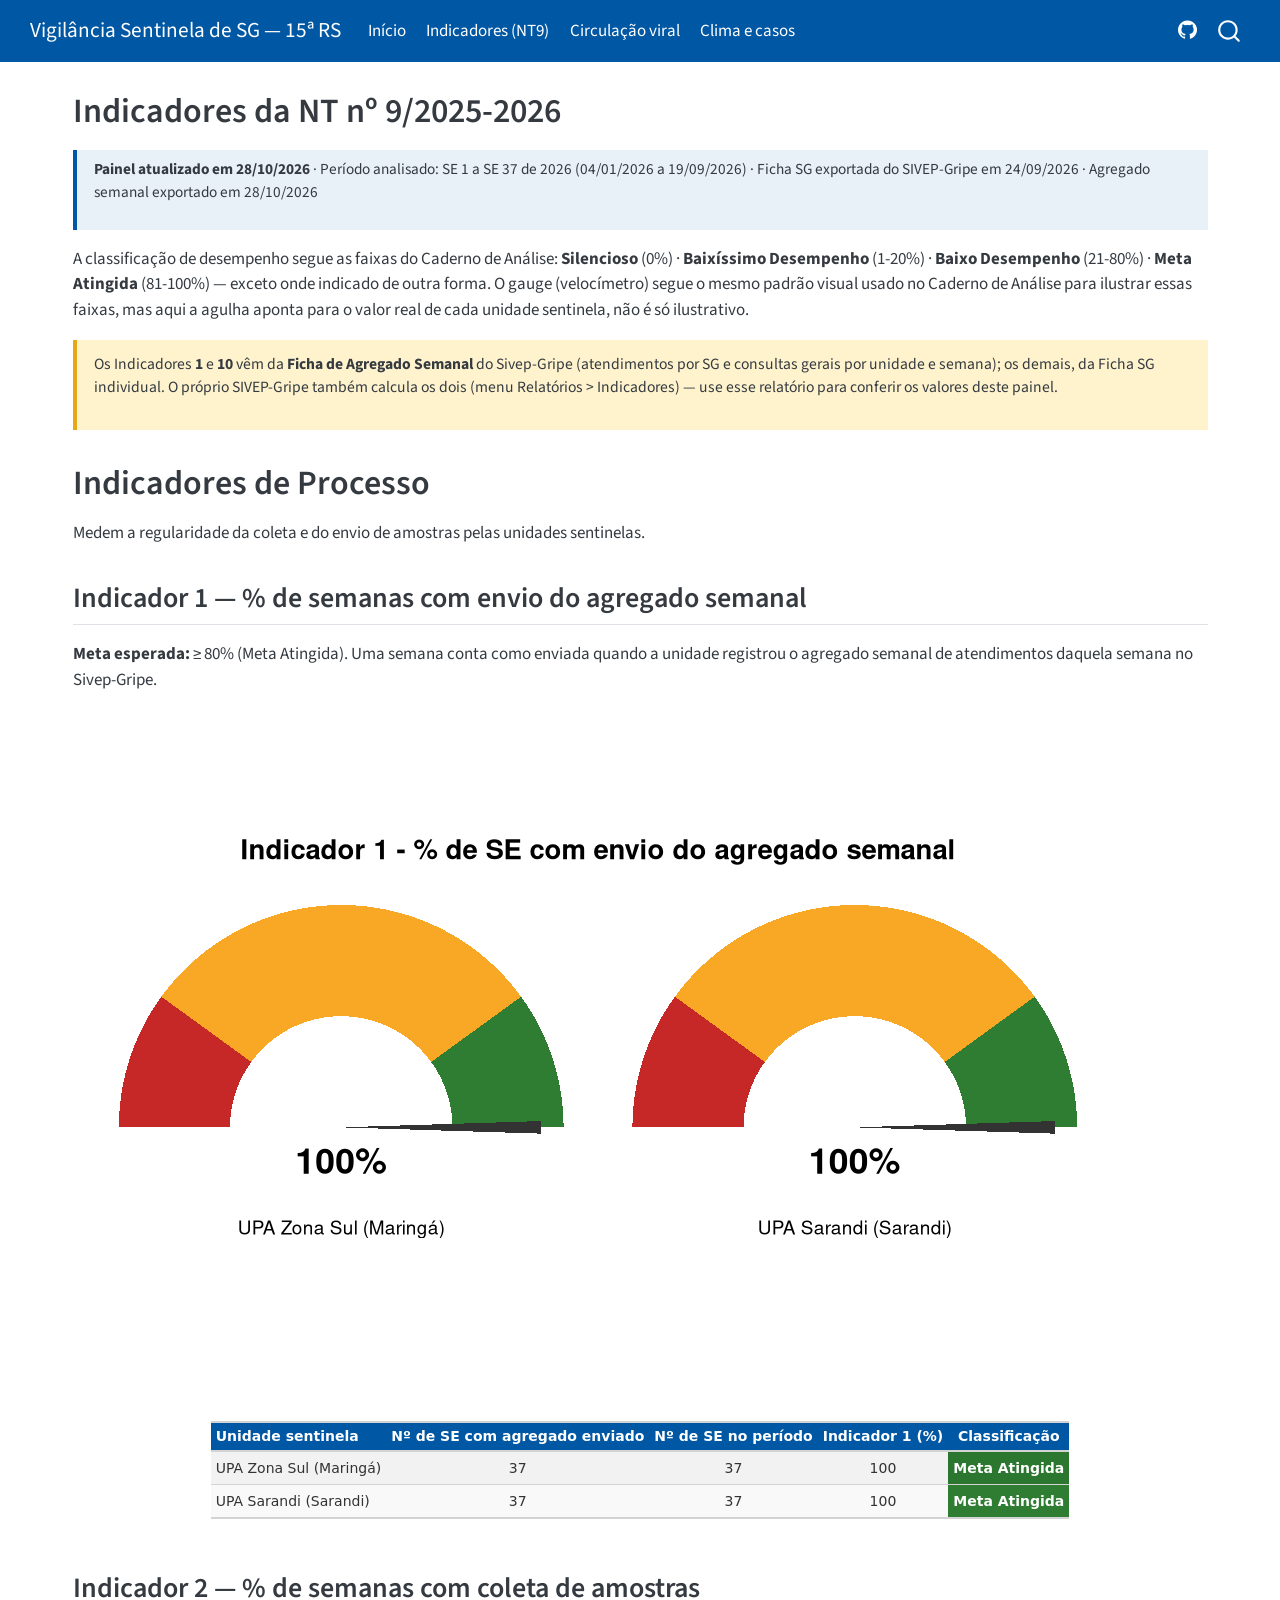
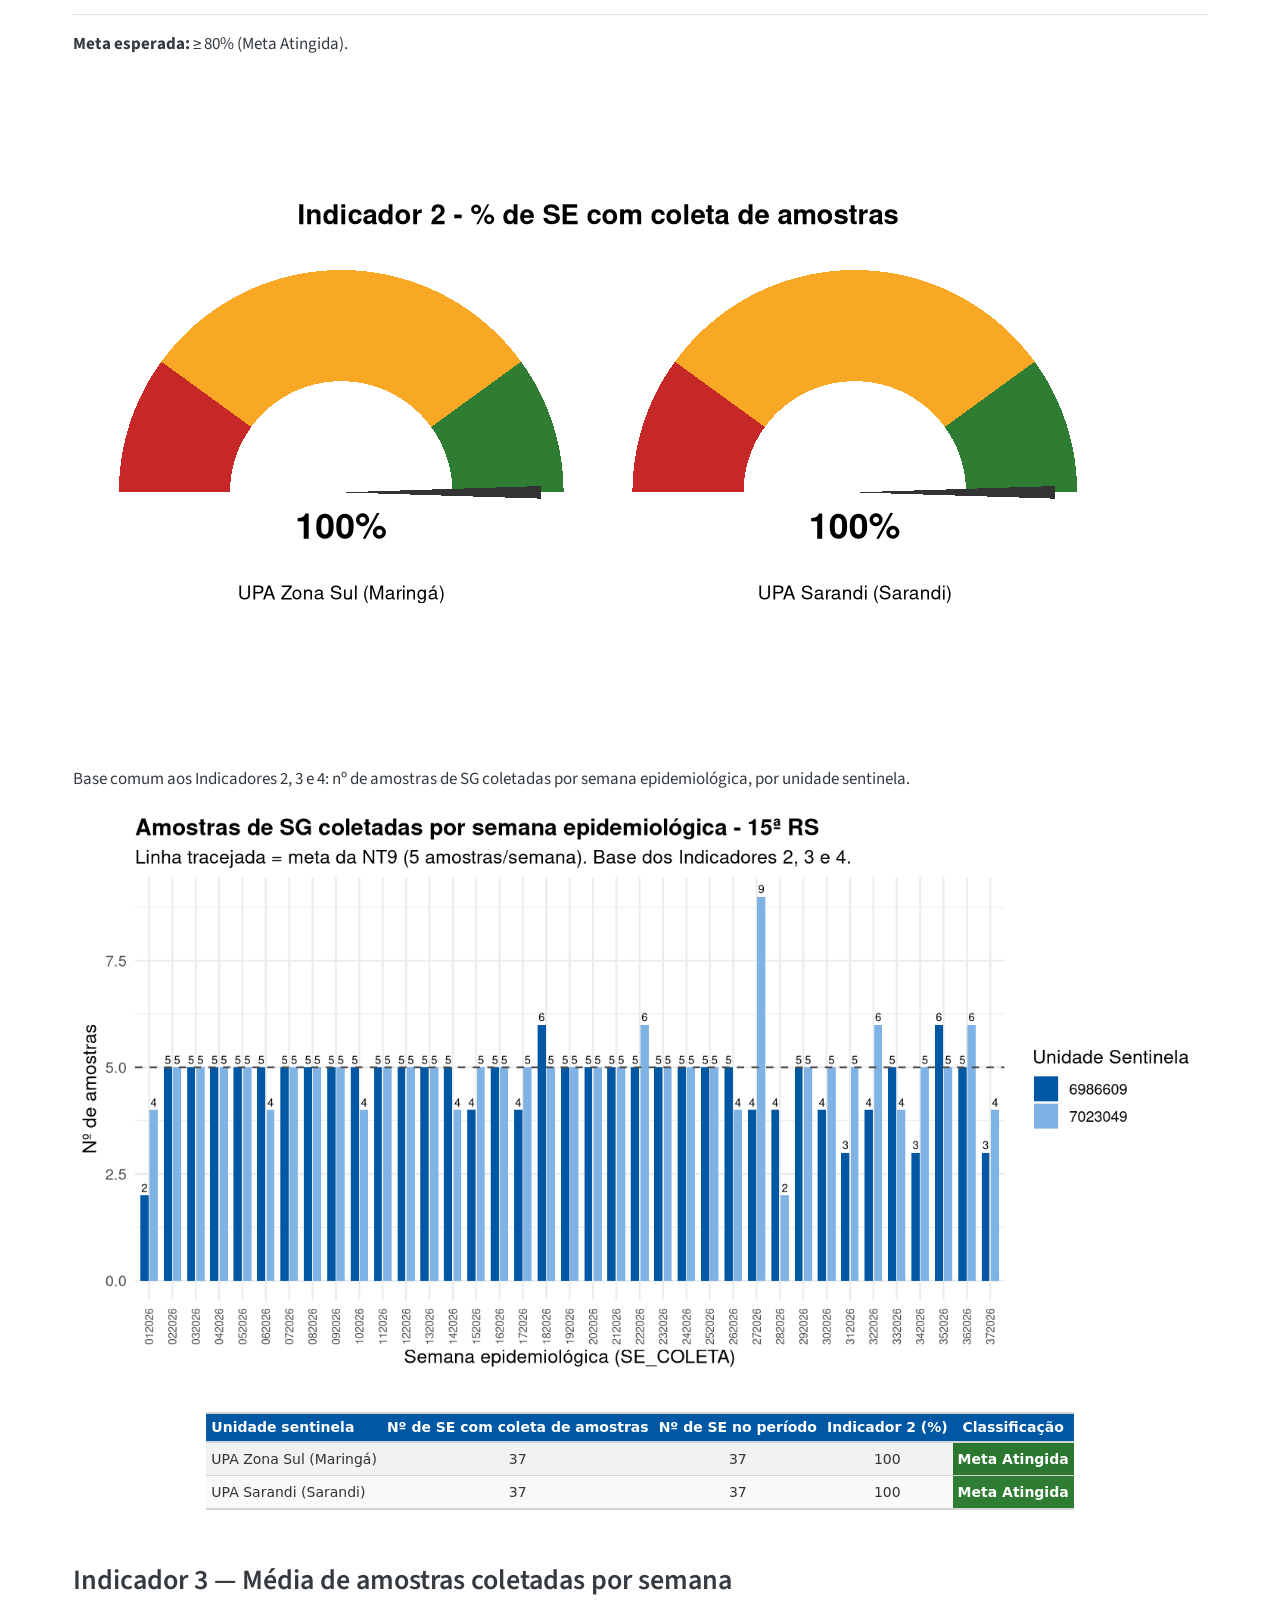
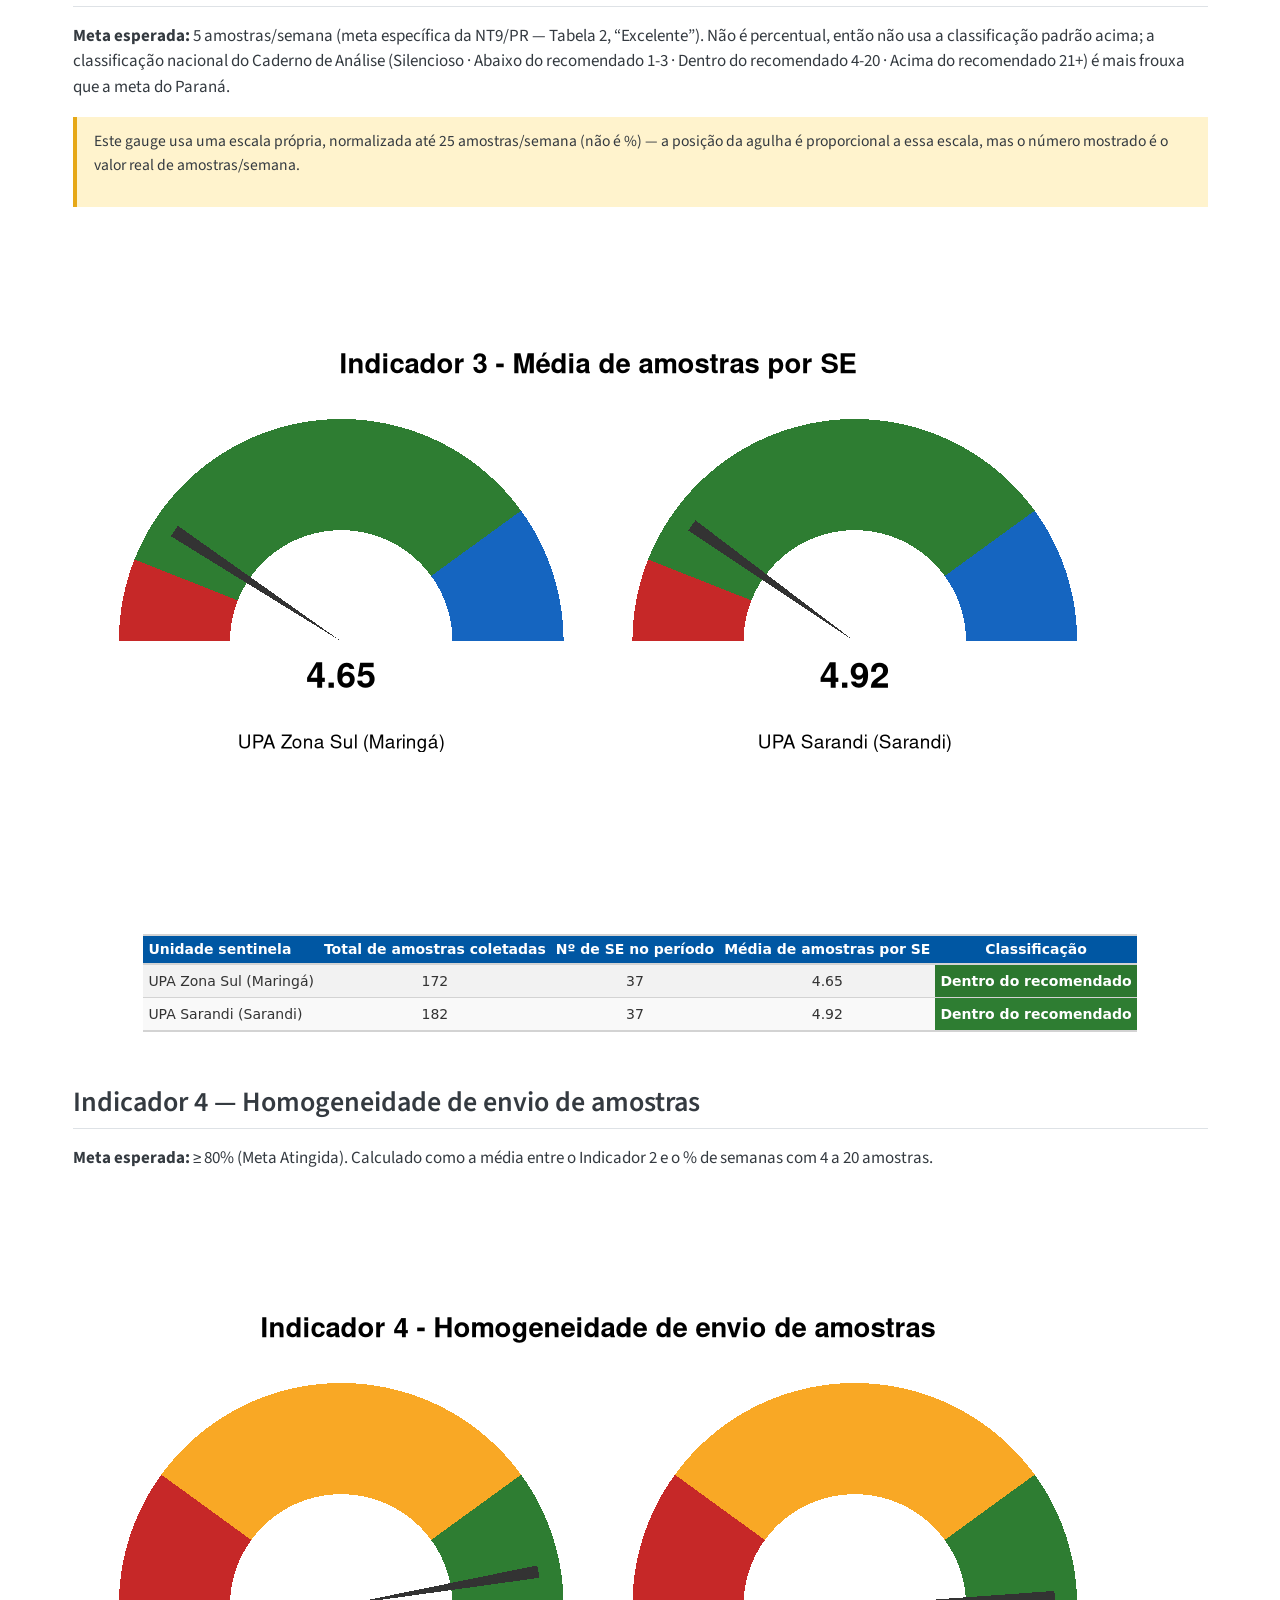
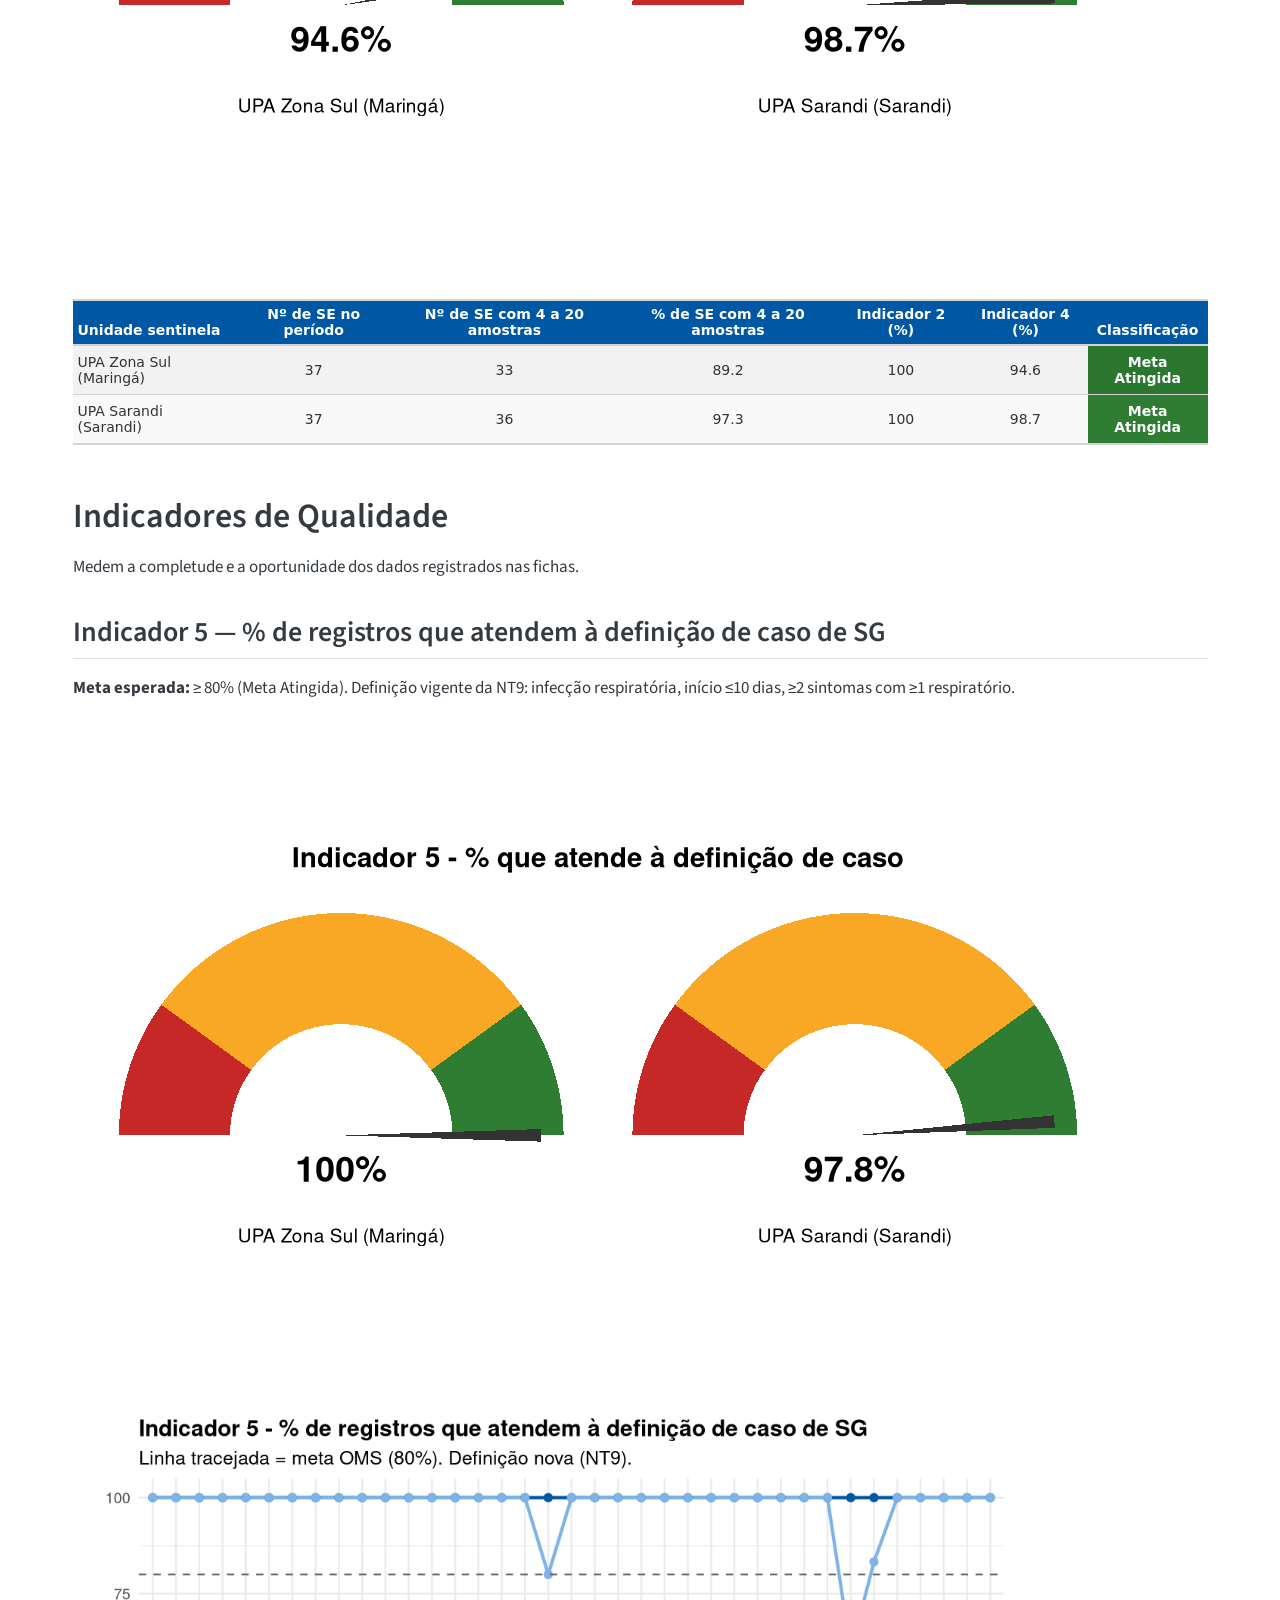
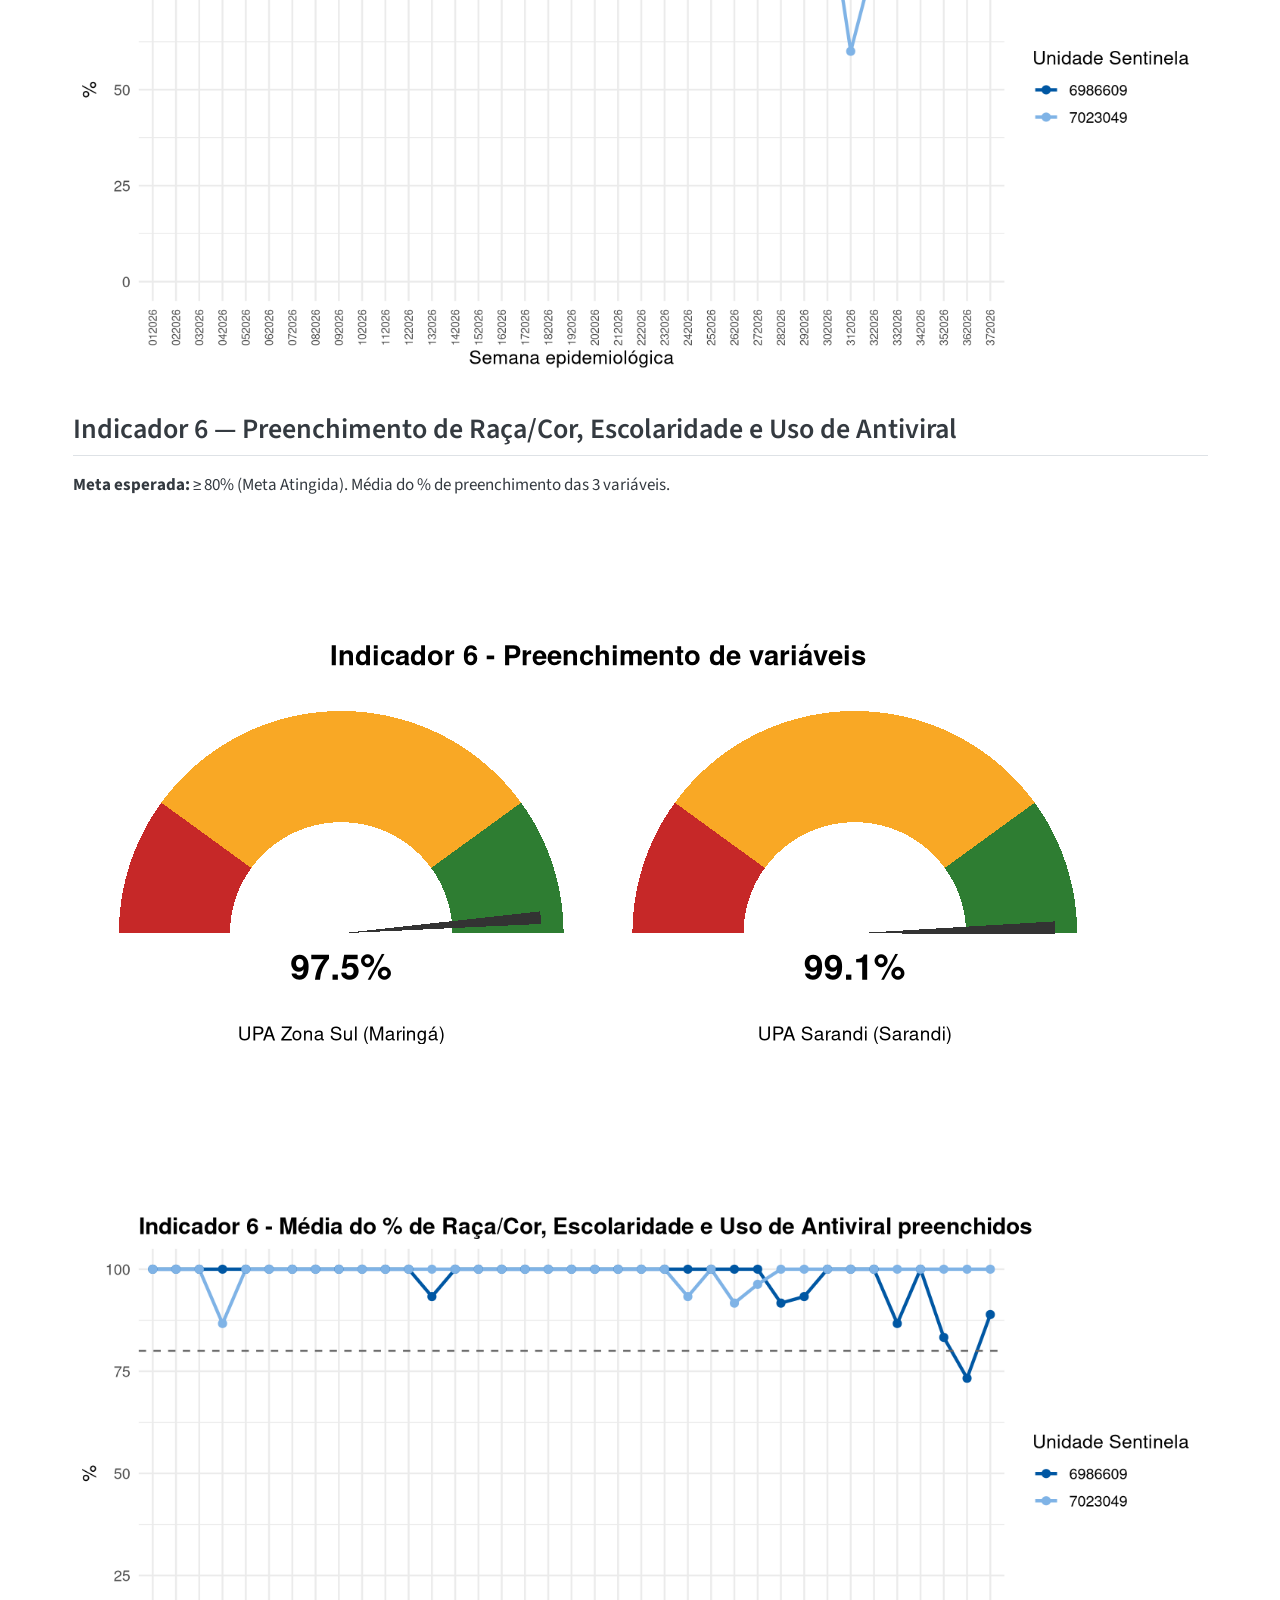
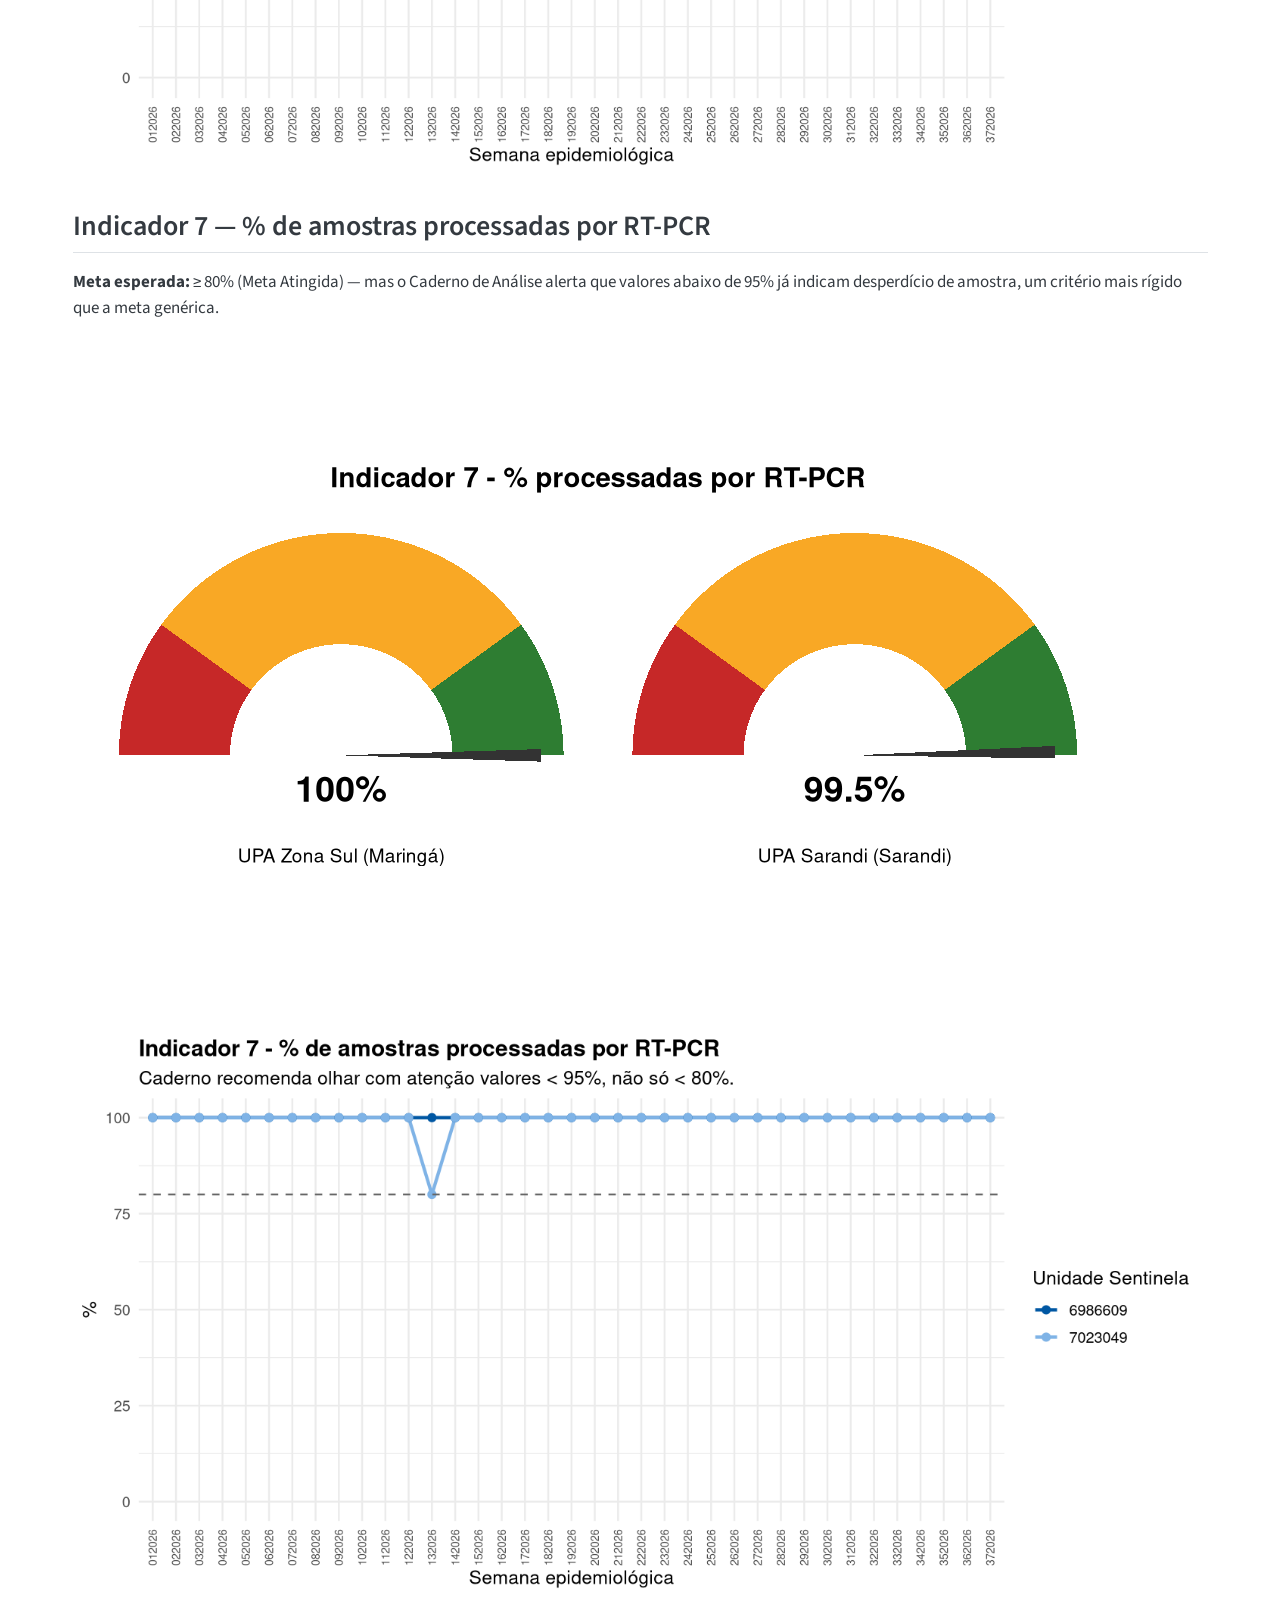
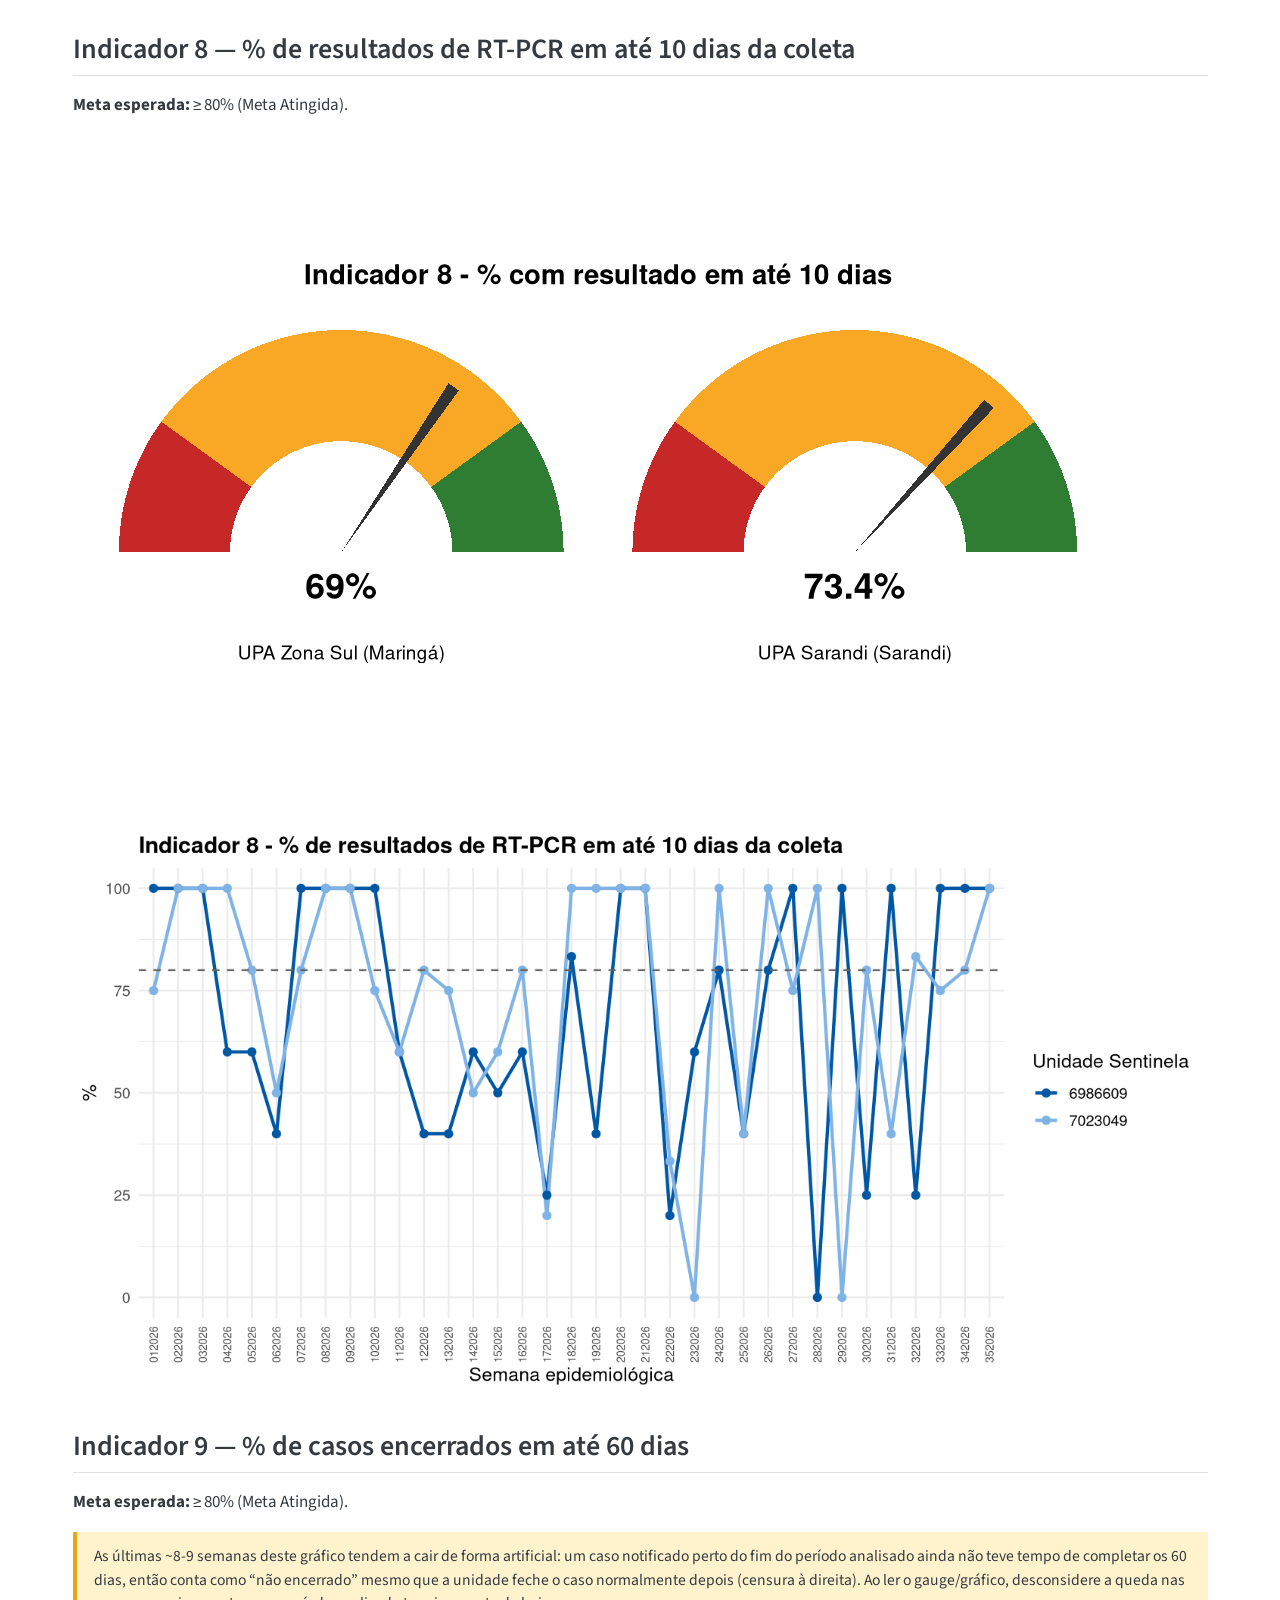
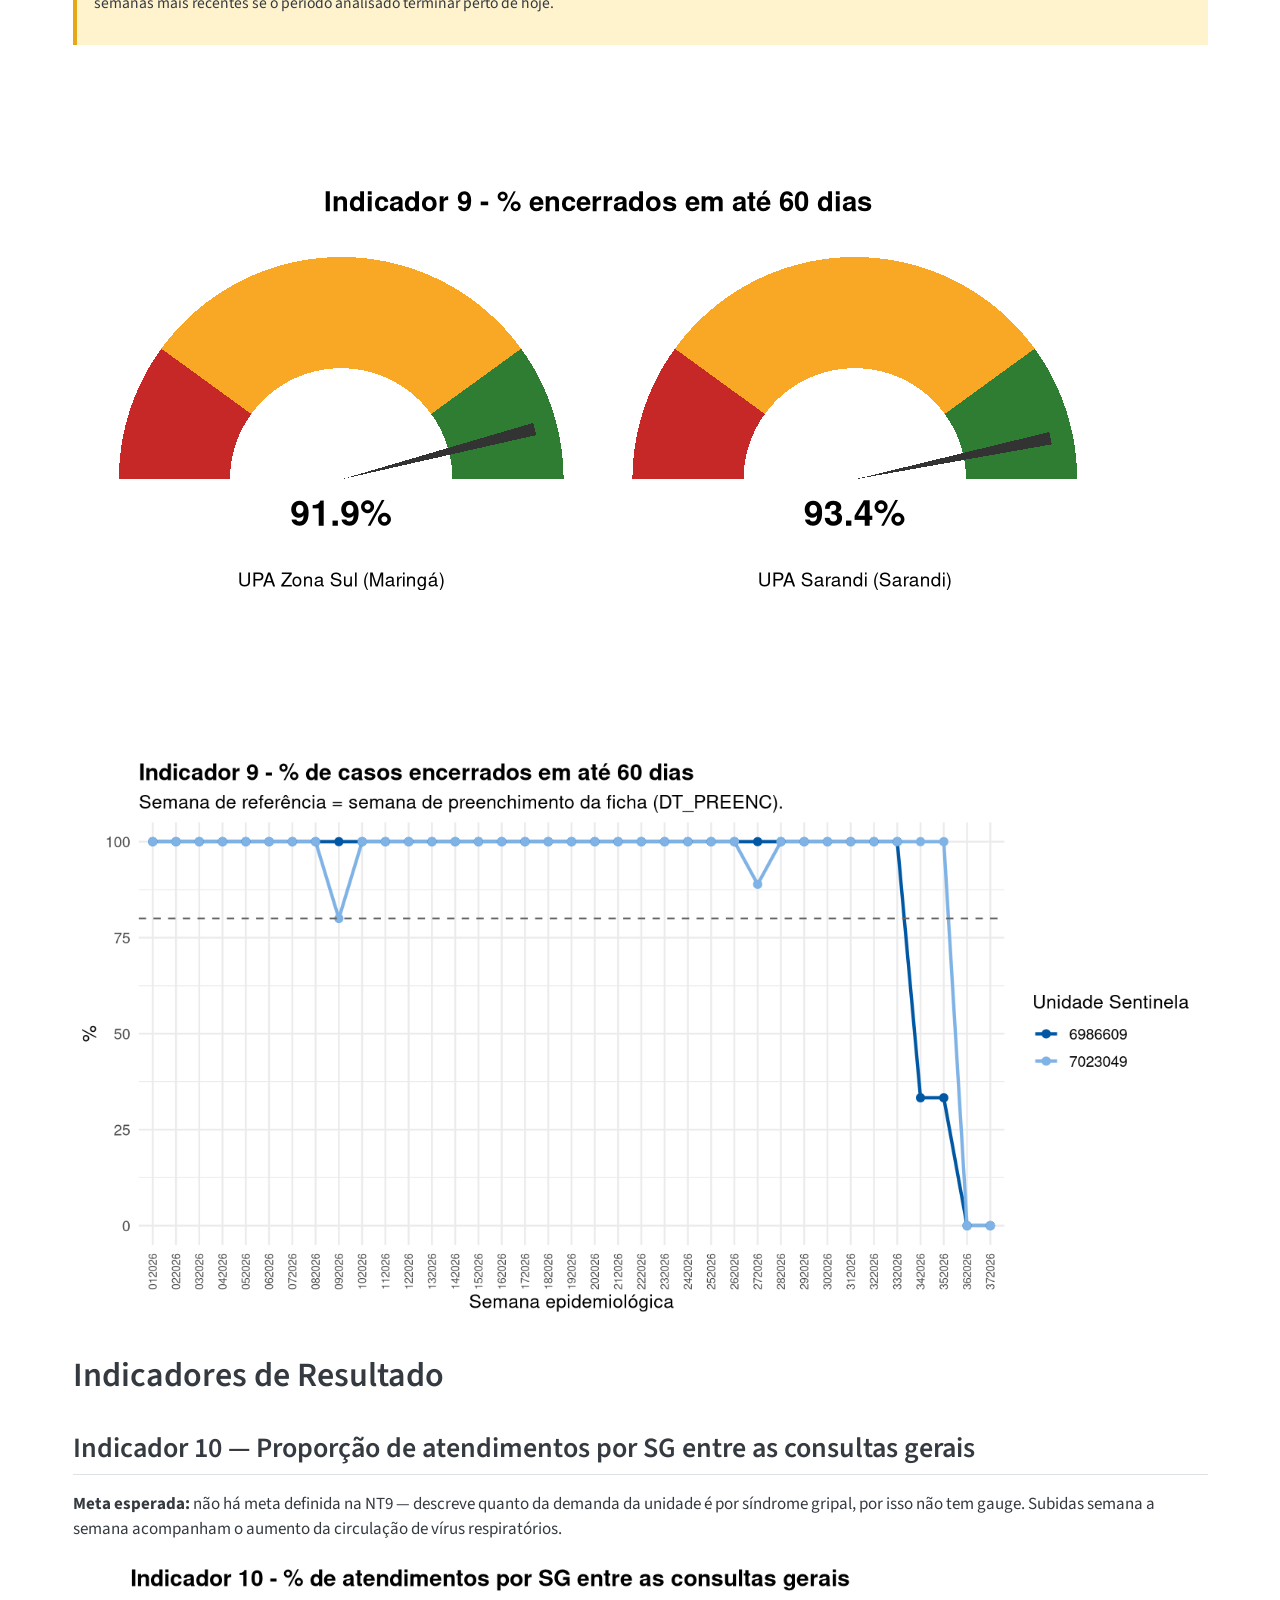
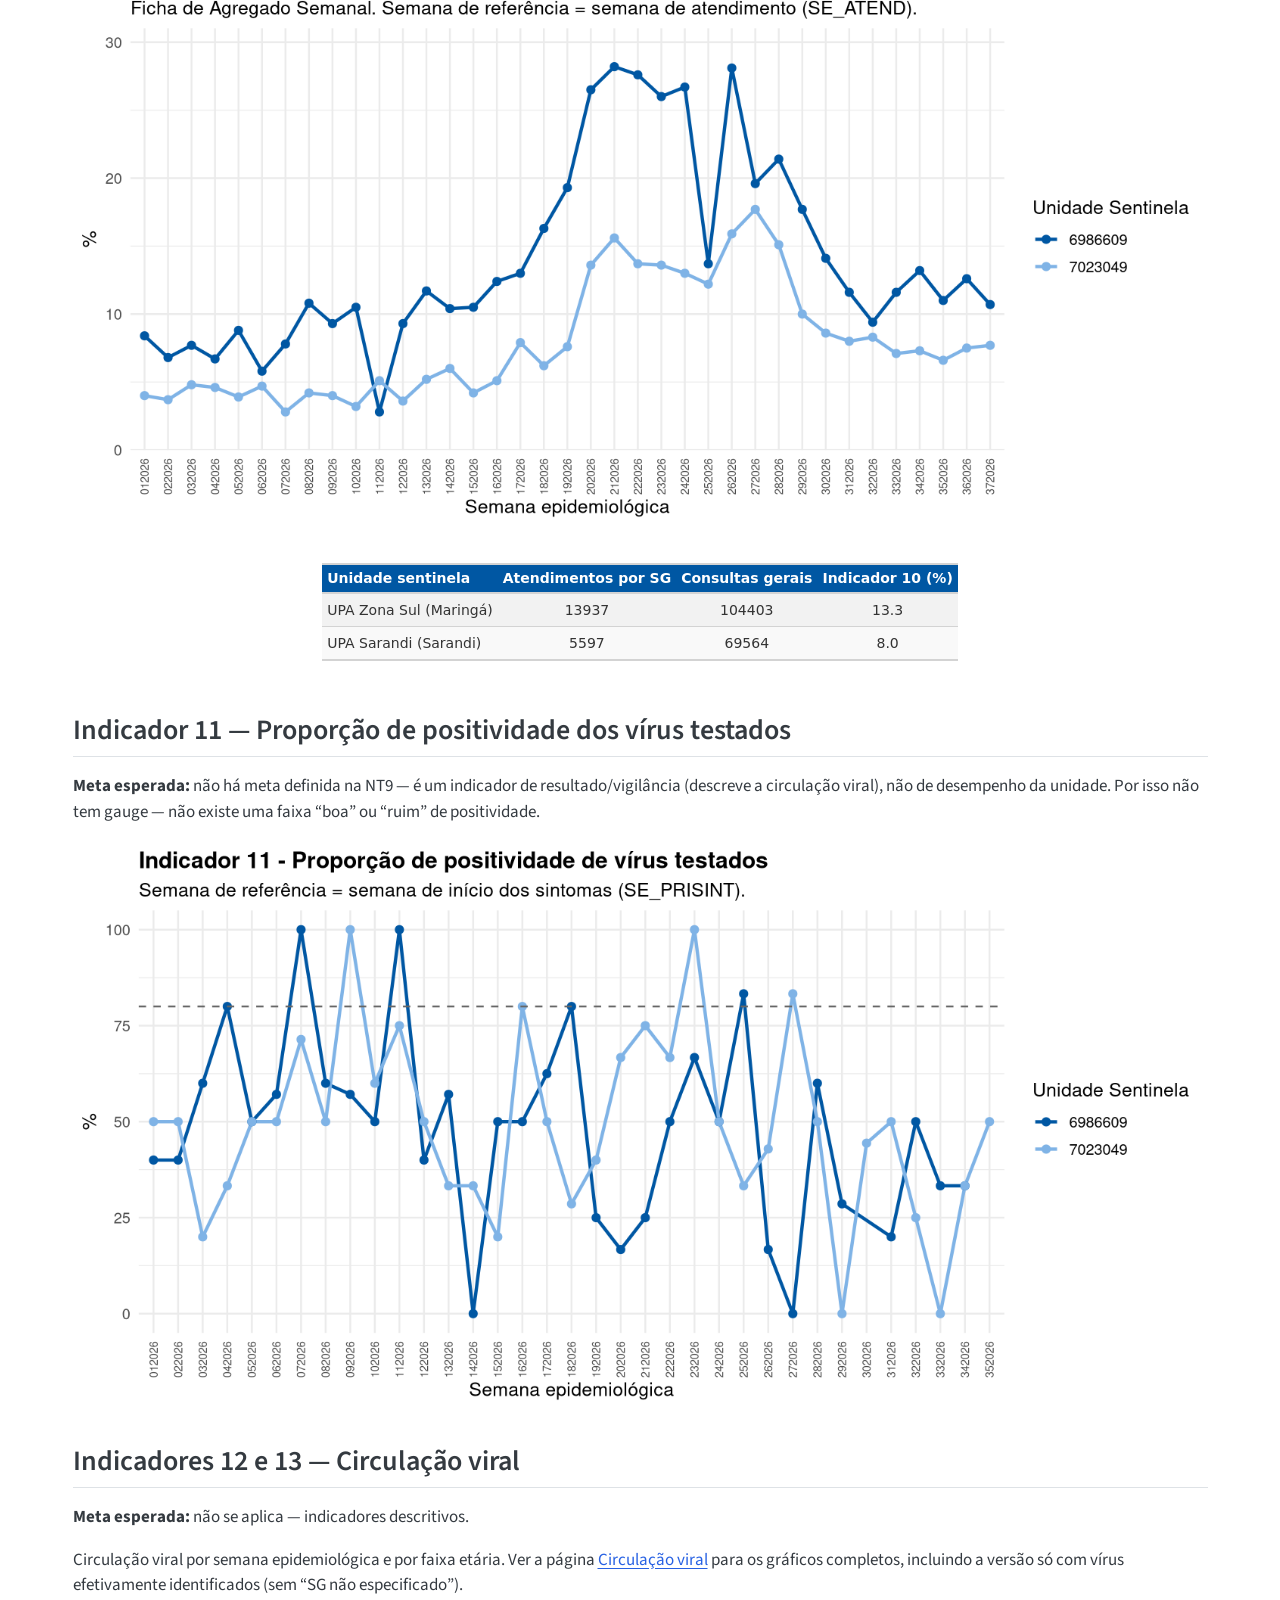
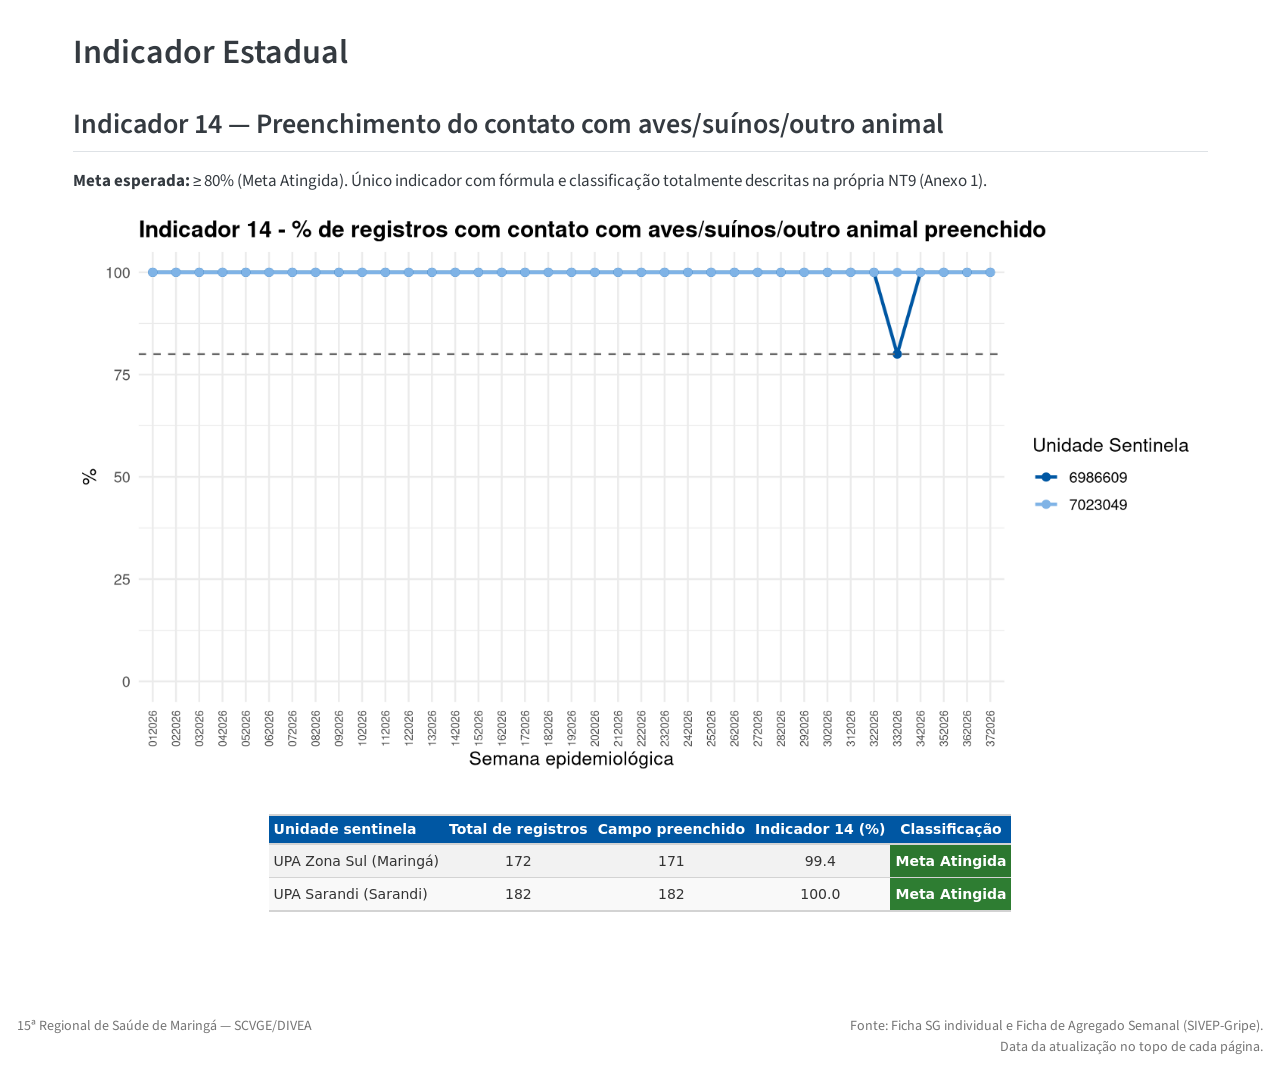
<file: docs/indicadores.html>
<!DOCTYPE html>
<html xmlns="http://www.w3.org/1999/xhtml" lang="en" xml:lang="en"><head>

<meta charset="utf-8">
<meta name="generator" content="quarto-1.8.27">

<meta name="viewport" content="width=device-width, initial-scale=1.0, user-scalable=yes">


<title>Indicadores da NT nº 9/2025-2026 – Vigilância Sentinela de SG — 15ª RS</title>
<style>
code{white-space: pre-wrap;}
span.smallcaps{font-variant: small-caps;}
div.columns{display: flex; gap: min(4vw, 1.5em);}
div.column{flex: auto; overflow-x: auto;}
div.hanging-indent{margin-left: 1.5em; text-indent: -1.5em;}
ul.task-list{list-style: none;}
ul.task-list li input[type="checkbox"] {
  width: 0.8em;
  margin: 0 0.8em 0.2em -1em; /* quarto-specific, see https://github.com/quarto-dev/quarto-cli/issues/4556 */ 
  vertical-align: middle;
}
</style>


<script src="site_libs/quarto-nav/quarto-nav.js"></script>
<script src="site_libs/quarto-nav/headroom.min.js"></script>
<script src="site_libs/clipboard/clipboard.min.js"></script>
<script src="site_libs/quarto-search/autocomplete.umd.js"></script>
<script src="site_libs/quarto-search/fuse.min.js"></script>
<script src="site_libs/quarto-search/quarto-search.js"></script>
<meta name="quarto:offset" content="./">
<script src="site_libs/quarto-html/quarto.js" type="module"></script>
<script src="site_libs/quarto-html/tabsets/tabsets.js" type="module"></script>
<script src="site_libs/quarto-html/axe/axe-check.js" type="module"></script>
<script src="site_libs/quarto-html/popper.min.js"></script>
<script src="site_libs/quarto-html/tippy.umd.min.js"></script>
<script src="site_libs/quarto-html/anchor.min.js"></script>
<link href="site_libs/quarto-html/tippy.css" rel="stylesheet">
<link href="site_libs/quarto-html/quarto-syntax-highlighting-ed96de9b727972fe78a7b5d16c58bf87.css" rel="stylesheet" id="quarto-text-highlighting-styles">
<script src="site_libs/bootstrap/bootstrap.min.js"></script>
<link href="site_libs/bootstrap/bootstrap-icons.css" rel="stylesheet">
<link href="site_libs/bootstrap/bootstrap-f245066ca199b7326ac6b360085ddf3a.min.css" rel="stylesheet" append-hash="true" id="quarto-bootstrap" data-mode="light">
<script id="quarto-search-options" type="application/json">{
  "location": "navbar",
  "copy-button": false,
  "collapse-after": 3,
  "panel-placement": "end",
  "type": "overlay",
  "limit": 50,
  "keyboard-shortcut": [
    "f",
    "/",
    "s"
  ],
  "show-item-context": false,
  "language": {
    "search-no-results-text": "No results",
    "search-matching-documents-text": "matching documents",
    "search-copy-link-title": "Copy link to search",
    "search-hide-matches-text": "Hide additional matches",
    "search-more-match-text": "more match in this document",
    "search-more-matches-text": "more matches in this document",
    "search-clear-button-title": "Clear",
    "search-text-placeholder": "",
    "search-detached-cancel-button-title": "Cancel",
    "search-submit-button-title": "Submit",
    "search-label": "Search"
  }
}</script>


<link rel="stylesheet" href="styles.css">
</head>

<body class="nav-fixed quarto-light">

<div id="quarto-search-results"></div>
  <header id="quarto-header" class="headroom fixed-top">
    <nav class="navbar navbar-expand-lg " data-bs-theme="dark">
      <div class="navbar-container container-fluid">
      <div class="navbar-brand-container mx-auto">
    <a class="navbar-brand" href="./index.html">
    <span class="navbar-title">Vigilância Sentinela de SG — 15ª RS</span>
    </a>
  </div>
            <div id="quarto-search" class="" title="Search"></div>
          <button class="navbar-toggler" type="button" data-bs-toggle="collapse" data-bs-target="#navbarCollapse" aria-controls="navbarCollapse" role="menu" aria-expanded="false" aria-label="Toggle navigation" onclick="if (window.quartoToggleHeadroom) { window.quartoToggleHeadroom(); }">
  <span class="navbar-toggler-icon"></span>
</button>
          <div class="collapse navbar-collapse" id="navbarCollapse">
            <ul class="navbar-nav navbar-nav-scroll me-auto">
  <li class="nav-item">
    <a class="nav-link" href="./index.html"> 
<span class="menu-text">Início</span></a>
  </li>  
  <li class="nav-item">
    <a class="nav-link active" href="./indicadores.html" aria-current="page"> 
<span class="menu-text">Indicadores (NT9)</span></a>
  </li>  
  <li class="nav-item">
    <a class="nav-link" href="./circulacao-viral.html"> 
<span class="menu-text">Circulação viral</span></a>
  </li>  
  <li class="nav-item">
    <a class="nav-link" href="./clima-casos.html"> 
<span class="menu-text">Clima e casos</span></a>
  </li>  
</ul>
            <ul class="navbar-nav navbar-nav-scroll ms-auto">
  <li class="nav-item compact">
    <a class="nav-link" href="https://github.com/valentim1979/vigilancia-sentinela"> <i class="bi bi-github" role="img" aria-label="GitHub">
</i> 
<span class="menu-text"></span></a>
  </li>  
</ul>
          </div> <!-- /navcollapse -->
            <div class="quarto-navbar-tools">
</div>
      </div> <!-- /container-fluid -->
    </nav>
</header>
<!-- content -->
<div id="quarto-content" class="quarto-container page-columns page-rows-contents page-layout-full page-navbar">
<!-- sidebar -->
<!-- margin-sidebar -->
    
<!-- main -->
<main class="content column-page" id="quarto-document-content">

<header id="title-block-header" class="quarto-title-block default">
<div class="quarto-title">
<h1 class="title">Indicadores da NT nº 9/2025-2026</h1>
</div>



<div class="quarto-title-meta column-page">

    
  
    
  </div>
  


</header>


<div class="atualizacao">
<p><strong>Painel atualizado em 28/10/2026</strong> · Período analisado: SE 1 a SE 37 de 2026 (04/01/2026 a 19/09/2026) · Ficha SG exportada do SIVEP-Gripe em 24/09/2026 · Agregado semanal exportado em 28/10/2026</p>
</div>
<p>A classificação de desempenho segue as faixas do Caderno de Análise: <strong>Silencioso</strong> (0%) · <strong>Baixíssimo Desempenho</strong> (1-20%) · <strong>Baixo Desempenho</strong> (21-80%) · <strong>Meta Atingida</strong> (81-100%) — exceto onde indicado de outra forma. O gauge (velocímetro) segue o mesmo padrão visual usado no Caderno de Análise para ilustrar essas faixas, mas aqui a agulha aponta para o valor real de cada unidade sentinela, não é só ilustrativo.</p>
<div class="aviso-dado">
<p>Os Indicadores <strong>1</strong> e <strong>10</strong> vêm da <strong>Ficha de Agregado Semanal</strong> do Sivep-Gripe (atendimentos por SG e consultas gerais por unidade e semana); os demais, da Ficha SG individual. O próprio SIVEP-Gripe também calcula os dois (menu Relatórios &gt; Indicadores) — use esse relatório para conferir os valores deste painel.</p>
</div>
<section id="indicadores-de-processo" class="level1">
<h1>Indicadores de Processo</h1>
<p>Medem a regularidade da coleta e do envio de amostras pelas unidades sentinelas.</p>
<section id="indicador-1-de-semanas-com-envio-do-agregado-semanal" class="level2">
<h2 class="anchored" data-anchor-id="indicador-1-de-semanas-com-envio-do-agregado-semanal">Indicador 1 — % de semanas com envio do agregado semanal</h2>
<p><strong>Meta esperada:</strong> ≥ 80% (Meta Atingida). Uma semana conta como enviada quando a unidade registrou o agregado semanal de atendimentos daquela semana no Sivep-Gripe.</p>
<p><img src="img/gauge_indicador_01.png" class="img-fluid"></p>
<div class="cell">
<div class="cell-output-display">
<div id="govqxyweqq" style="padding-left:0px;padding-right:0px;padding-top:10px;padding-bottom:10px;overflow-x:auto;overflow-y:auto;width:auto;height:auto;">
<style>#govqxyweqq table {
  font-family: system-ui, 'Segoe UI', Roboto, Helvetica, Arial, sans-serif, 'Apple Color Emoji', 'Segoe UI Emoji', 'Segoe UI Symbol', 'Noto Color Emoji';
  -webkit-font-smoothing: antialiased;
  -moz-osx-font-smoothing: grayscale;
}

#govqxyweqq thead, #govqxyweqq tbody, #govqxyweqq tfoot, #govqxyweqq tr, #govqxyweqq td, #govqxyweqq th {
  border-style: none;
}

#govqxyweqq p {
  margin: 0;
  padding: 0;
}

#govqxyweqq .gt_table {
  display: table;
  border-collapse: collapse;
  line-height: normal;
  margin-left: auto;
  margin-right: auto;
  color: #333333;
  font-size: 14px;
  font-weight: normal;
  font-style: normal;
  background-color: #FFFFFF;
  width: auto;
  border-top-style: solid;
  border-top-width: 2px;
  border-top-color: #0057A3;
  border-right-style: none;
  border-right-width: 2px;
  border-right-color: #D3D3D3;
  border-bottom-style: solid;
  border-bottom-width: 2px;
  border-bottom-color: #0057A3;
  border-left-style: none;
  border-left-width: 2px;
  border-left-color: #D3D3D3;
}

#govqxyweqq .gt_caption {
  padding-top: 4px;
  padding-bottom: 4px;
}

#govqxyweqq .gt_title {
  color: #333333;
  font-size: 125%;
  font-weight: initial;
  padding-top: 4px;
  padding-bottom: 4px;
  padding-left: 5px;
  padding-right: 5px;
  border-bottom-color: #FFFFFF;
  border-bottom-width: 0;
}

#govqxyweqq .gt_subtitle {
  color: #333333;
  font-size: 85%;
  font-weight: initial;
  padding-top: 3px;
  padding-bottom: 5px;
  padding-left: 5px;
  padding-right: 5px;
  border-top-color: #FFFFFF;
  border-top-width: 0;
}

#govqxyweqq .gt_heading {
  background-color: #FFFFFF;
  text-align: center;
  border-bottom-color: #FFFFFF;
  border-left-style: none;
  border-left-width: 1px;
  border-left-color: #D3D3D3;
  border-right-style: none;
  border-right-width: 1px;
  border-right-color: #D3D3D3;
}

#govqxyweqq .gt_bottom_border {
  border-bottom-style: solid;
  border-bottom-width: 2px;
  border-bottom-color: #D3D3D3;
}

#govqxyweqq .gt_col_headings {
  border-top-style: solid;
  border-top-width: 2px;
  border-top-color: #D3D3D3;
  border-bottom-style: solid;
  border-bottom-width: 2px;
  border-bottom-color: #D3D3D3;
  border-left-style: none;
  border-left-width: 1px;
  border-left-color: #D3D3D3;
  border-right-style: none;
  border-right-width: 1px;
  border-right-color: #D3D3D3;
}

#govqxyweqq .gt_col_heading {
  color: #FFFFFF;
  background-color: #0057A3;
  font-size: 100%;
  font-weight: bold;
  text-transform: inherit;
  border-left-style: none;
  border-left-width: 1px;
  border-left-color: #D3D3D3;
  border-right-style: none;
  border-right-width: 1px;
  border-right-color: #D3D3D3;
  vertical-align: bottom;
  padding-top: 5px;
  padding-bottom: 6px;
  padding-left: 5px;
  padding-right: 5px;
  overflow-x: hidden;
}

#govqxyweqq .gt_column_spanner_outer {
  color: #FFFFFF;
  background-color: #0057A3;
  font-size: 100%;
  font-weight: bold;
  text-transform: inherit;
  padding-top: 0;
  padding-bottom: 0;
  padding-left: 4px;
  padding-right: 4px;
}

#govqxyweqq .gt_column_spanner_outer:first-child {
  padding-left: 0;
}

#govqxyweqq .gt_column_spanner_outer:last-child {
  padding-right: 0;
}

#govqxyweqq .gt_column_spanner {
  border-bottom-style: solid;
  border-bottom-width: 2px;
  border-bottom-color: #D3D3D3;
  vertical-align: bottom;
  padding-top: 5px;
  padding-bottom: 5px;
  overflow-x: hidden;
  display: inline-block;
  width: 100%;
}

#govqxyweqq .gt_spanner_row {
  border-bottom-style: hidden;
}

#govqxyweqq .gt_group_heading {
  padding-top: 8px;
  padding-bottom: 8px;
  padding-left: 5px;
  padding-right: 5px;
  color: #333333;
  background-color: #FFFFFF;
  font-size: 100%;
  font-weight: initial;
  text-transform: inherit;
  border-top-style: solid;
  border-top-width: 2px;
  border-top-color: #D3D3D3;
  border-bottom-style: solid;
  border-bottom-width: 2px;
  border-bottom-color: #D3D3D3;
  border-left-style: none;
  border-left-width: 1px;
  border-left-color: #D3D3D3;
  border-right-style: none;
  border-right-width: 1px;
  border-right-color: #D3D3D3;
  vertical-align: middle;
  text-align: left;
}

#govqxyweqq .gt_empty_group_heading {
  padding: 0.5px;
  color: #333333;
  background-color: #FFFFFF;
  font-size: 100%;
  font-weight: initial;
  border-top-style: solid;
  border-top-width: 2px;
  border-top-color: #D3D3D3;
  border-bottom-style: solid;
  border-bottom-width: 2px;
  border-bottom-color: #D3D3D3;
  vertical-align: middle;
}

#govqxyweqq .gt_from_md > :first-child {
  margin-top: 0;
}

#govqxyweqq .gt_from_md > :last-child {
  margin-bottom: 0;
}

#govqxyweqq .gt_row {
  padding-top: 8px;
  padding-bottom: 8px;
  padding-left: 5px;
  padding-right: 5px;
  margin: 10px;
  border-top-style: solid;
  border-top-width: 1px;
  border-top-color: #D3D3D3;
  border-left-style: none;
  border-left-width: 1px;
  border-left-color: #D3D3D3;
  border-right-style: none;
  border-right-width: 1px;
  border-right-color: #D3D3D3;
  vertical-align: middle;
  overflow-x: hidden;
}

#govqxyweqq .gt_stub {
  color: #333333;
  background-color: #FFFFFF;
  font-size: 100%;
  font-weight: initial;
  text-transform: inherit;
  border-right-style: solid;
  border-right-width: 2px;
  border-right-color: #D3D3D3;
  padding-left: 5px;
  padding-right: 5px;
}

#govqxyweqq .gt_stub_row_group {
  color: #333333;
  background-color: #FFFFFF;
  font-size: 100%;
  font-weight: initial;
  text-transform: inherit;
  border-right-style: solid;
  border-right-width: 2px;
  border-right-color: #D3D3D3;
  padding-left: 5px;
  padding-right: 5px;
  vertical-align: top;
}

#govqxyweqq .gt_row_group_first td {
  border-top-width: 2px;
}

#govqxyweqq .gt_row_group_first th {
  border-top-width: 2px;
}

#govqxyweqq .gt_summary_row {
  color: #333333;
  background-color: #FFFFFF;
  text-transform: inherit;
  padding-top: 8px;
  padding-bottom: 8px;
  padding-left: 5px;
  padding-right: 5px;
}

#govqxyweqq .gt_first_summary_row {
  border-top-style: solid;
  border-top-color: #D3D3D3;
}

#govqxyweqq .gt_first_summary_row.thick {
  border-top-width: 2px;
}

#govqxyweqq .gt_last_summary_row {
  padding-top: 8px;
  padding-bottom: 8px;
  padding-left: 5px;
  padding-right: 5px;
  border-bottom-style: solid;
  border-bottom-width: 2px;
  border-bottom-color: #D3D3D3;
}

#govqxyweqq .gt_grand_summary_row {
  color: #333333;
  background-color: #FFFFFF;
  text-transform: inherit;
  padding-top: 8px;
  padding-bottom: 8px;
  padding-left: 5px;
  padding-right: 5px;
}

#govqxyweqq .gt_first_grand_summary_row {
  padding-top: 8px;
  padding-bottom: 8px;
  padding-left: 5px;
  padding-right: 5px;
  border-top-style: double;
  border-top-width: 6px;
  border-top-color: #D3D3D3;
}

#govqxyweqq .gt_last_grand_summary_row_top {
  padding-top: 8px;
  padding-bottom: 8px;
  padding-left: 5px;
  padding-right: 5px;
  border-bottom-style: double;
  border-bottom-width: 6px;
  border-bottom-color: #D3D3D3;
}

#govqxyweqq .gt_striped {
  background-color: rgba(128, 128, 128, 0.05);
}

#govqxyweqq .gt_table_body {
  border-top-style: solid;
  border-top-width: 2px;
  border-top-color: #D3D3D3;
  border-bottom-style: solid;
  border-bottom-width: 2px;
  border-bottom-color: #D3D3D3;
}

#govqxyweqq .gt_footnotes {
  color: #333333;
  background-color: #FFFFFF;
  border-bottom-style: none;
  border-bottom-width: 2px;
  border-bottom-color: #D3D3D3;
  border-left-style: none;
  border-left-width: 2px;
  border-left-color: #D3D3D3;
  border-right-style: none;
  border-right-width: 2px;
  border-right-color: #D3D3D3;
}

#govqxyweqq .gt_footnote {
  margin: 0px;
  font-size: 90%;
  padding-top: 4px;
  padding-bottom: 4px;
  padding-left: 5px;
  padding-right: 5px;
}

#govqxyweqq .gt_sourcenotes {
  color: #333333;
  background-color: #FFFFFF;
  border-bottom-style: none;
  border-bottom-width: 2px;
  border-bottom-color: #D3D3D3;
  border-left-style: none;
  border-left-width: 2px;
  border-left-color: #D3D3D3;
  border-right-style: none;
  border-right-width: 2px;
  border-right-color: #D3D3D3;
}

#govqxyweqq .gt_sourcenote {
  font-size: 90%;
  padding-top: 4px;
  padding-bottom: 4px;
  padding-left: 5px;
  padding-right: 5px;
}

#govqxyweqq .gt_left {
  text-align: left;
}

#govqxyweqq .gt_center {
  text-align: center;
}

#govqxyweqq .gt_right {
  text-align: right;
  font-variant-numeric: tabular-nums;
}

#govqxyweqq .gt_font_normal {
  font-weight: normal;
}

#govqxyweqq .gt_font_bold {
  font-weight: bold;
}

#govqxyweqq .gt_font_italic {
  font-style: italic;
}

#govqxyweqq .gt_super {
  font-size: 65%;
}

#govqxyweqq .gt_footnote_marks {
  font-size: 75%;
  vertical-align: 0.4em;
  position: initial;
}

#govqxyweqq .gt_asterisk {
  font-size: 100%;
  vertical-align: 0;
}

#govqxyweqq .gt_indent_1 {
  text-indent: 5px;
}

#govqxyweqq .gt_indent_2 {
  text-indent: 10px;
}

#govqxyweqq .gt_indent_3 {
  text-indent: 15px;
}

#govqxyweqq .gt_indent_4 {
  text-indent: 20px;
}

#govqxyweqq .gt_indent_5 {
  text-indent: 25px;
}

#govqxyweqq .katex-display {
  display: inline-flex !important;
  margin-bottom: 0.75em !important;
}

#govqxyweqq div.Reactable > div.rt-table > div.rt-thead > div.rt-tr.rt-tr-group-header > div.rt-th-group:after {
  height: 0px !important;
}
</style>

<table class="gt_table caption-top table table-sm table-striped small" data-quarto-bootstrap="false">
<thead>
<tr class="gt_col_headings header">
<th id="Unidade-sentinela" class="gt_col_heading gt_columns_bottom_border gt_left" data-quarto-table-cell-role="th" scope="col">Unidade sentinela</th>
<th id="Nº-de-SE-com-agregado-enviado" class="gt_col_heading gt_columns_bottom_border gt_center" data-quarto-table-cell-role="th" scope="col">Nº de SE com agregado enviado</th>
<th id="Nº-de-SE-no-período" class="gt_col_heading gt_columns_bottom_border gt_center" data-quarto-table-cell-role="th" scope="col">Nº de SE no período</th>
<th id="Indicador-1-(%)" class="gt_col_heading gt_columns_bottom_border gt_center" data-quarto-table-cell-role="th" scope="col">Indicador 1 (%)</th>
<th id="Classificação" class="gt_col_heading gt_columns_bottom_border gt_center" data-quarto-table-cell-role="th" scope="col">Classificação</th>
</tr>
</thead>
<tbody class="gt_table_body">
<tr class="odd">
<td class="gt_row gt_left" headers="Unidade sentinela">UPA Zona Sul (Maringá)</td>
<td class="gt_row gt_center" headers="Nº de SE com agregado enviado">37</td>
<td class="gt_row gt_center" headers="Nº de SE no período">37</td>
<td class="gt_row gt_center" headers="Indicador 1 (%)">100</td>
<td class="gt_row gt_center" headers="Classificação" style="background-color: #2E7D32; color: #FFFFFF; font-weight: bold">Meta Atingida</td>
</tr>
<tr class="even">
<td class="gt_row gt_left gt_striped" headers="Unidade sentinela">UPA Sarandi (Sarandi)</td>
<td class="gt_row gt_center gt_striped" headers="Nº de SE com agregado enviado">37</td>
<td class="gt_row gt_center gt_striped" headers="Nº de SE no período">37</td>
<td class="gt_row gt_center gt_striped" headers="Indicador 1 (%)">100</td>
<td class="gt_row gt_center gt_striped" headers="Classificação" style="background-color: #2E7D32; color: #FFFFFF; font-weight: bold">Meta Atingida</td>
</tr>
</tbody>
</table>

</div>
</div>
</div>
</section>
<section id="indicador-2-de-semanas-com-coleta-de-amostras" class="level2">
<h2 class="anchored" data-anchor-id="indicador-2-de-semanas-com-coleta-de-amostras">Indicador 2 — % de semanas com coleta de amostras</h2>
<p><strong>Meta esperada:</strong> ≥ 80% (Meta Atingida).</p>
<p><img src="img/gauge_indicador_02.png" class="img-fluid"></p>
<p>Base comum aos Indicadores 2, 3 e 4: nº de amostras de SG coletadas por semana epidemiológica, por unidade sentinela.</p>
<p><img src="img/amostras_semanais.png" class="img-fluid"></p>
<div class="cell">
<div class="cell-output-display">
<div id="mckbzlvmfh" style="padding-left:0px;padding-right:0px;padding-top:10px;padding-bottom:10px;overflow-x:auto;overflow-y:auto;width:auto;height:auto;">
<style>#mckbzlvmfh table {
  font-family: system-ui, 'Segoe UI', Roboto, Helvetica, Arial, sans-serif, 'Apple Color Emoji', 'Segoe UI Emoji', 'Segoe UI Symbol', 'Noto Color Emoji';
  -webkit-font-smoothing: antialiased;
  -moz-osx-font-smoothing: grayscale;
}

#mckbzlvmfh thead, #mckbzlvmfh tbody, #mckbzlvmfh tfoot, #mckbzlvmfh tr, #mckbzlvmfh td, #mckbzlvmfh th {
  border-style: none;
}

#mckbzlvmfh p {
  margin: 0;
  padding: 0;
}

#mckbzlvmfh .gt_table {
  display: table;
  border-collapse: collapse;
  line-height: normal;
  margin-left: auto;
  margin-right: auto;
  color: #333333;
  font-size: 14px;
  font-weight: normal;
  font-style: normal;
  background-color: #FFFFFF;
  width: auto;
  border-top-style: solid;
  border-top-width: 2px;
  border-top-color: #0057A3;
  border-right-style: none;
  border-right-width: 2px;
  border-right-color: #D3D3D3;
  border-bottom-style: solid;
  border-bottom-width: 2px;
  border-bottom-color: #0057A3;
  border-left-style: none;
  border-left-width: 2px;
  border-left-color: #D3D3D3;
}

#mckbzlvmfh .gt_caption {
  padding-top: 4px;
  padding-bottom: 4px;
}

#mckbzlvmfh .gt_title {
  color: #333333;
  font-size: 125%;
  font-weight: initial;
  padding-top: 4px;
  padding-bottom: 4px;
  padding-left: 5px;
  padding-right: 5px;
  border-bottom-color: #FFFFFF;
  border-bottom-width: 0;
}

#mckbzlvmfh .gt_subtitle {
  color: #333333;
  font-size: 85%;
  font-weight: initial;
  padding-top: 3px;
  padding-bottom: 5px;
  padding-left: 5px;
  padding-right: 5px;
  border-top-color: #FFFFFF;
  border-top-width: 0;
}

#mckbzlvmfh .gt_heading {
  background-color: #FFFFFF;
  text-align: center;
  border-bottom-color: #FFFFFF;
  border-left-style: none;
  border-left-width: 1px;
  border-left-color: #D3D3D3;
  border-right-style: none;
  border-right-width: 1px;
  border-right-color: #D3D3D3;
}

#mckbzlvmfh .gt_bottom_border {
  border-bottom-style: solid;
  border-bottom-width: 2px;
  border-bottom-color: #D3D3D3;
}

#mckbzlvmfh .gt_col_headings {
  border-top-style: solid;
  border-top-width: 2px;
  border-top-color: #D3D3D3;
  border-bottom-style: solid;
  border-bottom-width: 2px;
  border-bottom-color: #D3D3D3;
  border-left-style: none;
  border-left-width: 1px;
  border-left-color: #D3D3D3;
  border-right-style: none;
  border-right-width: 1px;
  border-right-color: #D3D3D3;
}

#mckbzlvmfh .gt_col_heading {
  color: #FFFFFF;
  background-color: #0057A3;
  font-size: 100%;
  font-weight: bold;
  text-transform: inherit;
  border-left-style: none;
  border-left-width: 1px;
  border-left-color: #D3D3D3;
  border-right-style: none;
  border-right-width: 1px;
  border-right-color: #D3D3D3;
  vertical-align: bottom;
  padding-top: 5px;
  padding-bottom: 6px;
  padding-left: 5px;
  padding-right: 5px;
  overflow-x: hidden;
}

#mckbzlvmfh .gt_column_spanner_outer {
  color: #FFFFFF;
  background-color: #0057A3;
  font-size: 100%;
  font-weight: bold;
  text-transform: inherit;
  padding-top: 0;
  padding-bottom: 0;
  padding-left: 4px;
  padding-right: 4px;
}

#mckbzlvmfh .gt_column_spanner_outer:first-child {
  padding-left: 0;
}

#mckbzlvmfh .gt_column_spanner_outer:last-child {
  padding-right: 0;
}

#mckbzlvmfh .gt_column_spanner {
  border-bottom-style: solid;
  border-bottom-width: 2px;
  border-bottom-color: #D3D3D3;
  vertical-align: bottom;
  padding-top: 5px;
  padding-bottom: 5px;
  overflow-x: hidden;
  display: inline-block;
  width: 100%;
}

#mckbzlvmfh .gt_spanner_row {
  border-bottom-style: hidden;
}

#mckbzlvmfh .gt_group_heading {
  padding-top: 8px;
  padding-bottom: 8px;
  padding-left: 5px;
  padding-right: 5px;
  color: #333333;
  background-color: #FFFFFF;
  font-size: 100%;
  font-weight: initial;
  text-transform: inherit;
  border-top-style: solid;
  border-top-width: 2px;
  border-top-color: #D3D3D3;
  border-bottom-style: solid;
  border-bottom-width: 2px;
  border-bottom-color: #D3D3D3;
  border-left-style: none;
  border-left-width: 1px;
  border-left-color: #D3D3D3;
  border-right-style: none;
  border-right-width: 1px;
  border-right-color: #D3D3D3;
  vertical-align: middle;
  text-align: left;
}

#mckbzlvmfh .gt_empty_group_heading {
  padding: 0.5px;
  color: #333333;
  background-color: #FFFFFF;
  font-size: 100%;
  font-weight: initial;
  border-top-style: solid;
  border-top-width: 2px;
  border-top-color: #D3D3D3;
  border-bottom-style: solid;
  border-bottom-width: 2px;
  border-bottom-color: #D3D3D3;
  vertical-align: middle;
}

#mckbzlvmfh .gt_from_md > :first-child {
  margin-top: 0;
}

#mckbzlvmfh .gt_from_md > :last-child {
  margin-bottom: 0;
}

#mckbzlvmfh .gt_row {
  padding-top: 8px;
  padding-bottom: 8px;
  padding-left: 5px;
  padding-right: 5px;
  margin: 10px;
  border-top-style: solid;
  border-top-width: 1px;
  border-top-color: #D3D3D3;
  border-left-style: none;
  border-left-width: 1px;
  border-left-color: #D3D3D3;
  border-right-style: none;
  border-right-width: 1px;
  border-right-color: #D3D3D3;
  vertical-align: middle;
  overflow-x: hidden;
}

#mckbzlvmfh .gt_stub {
  color: #333333;
  background-color: #FFFFFF;
  font-size: 100%;
  font-weight: initial;
  text-transform: inherit;
  border-right-style: solid;
  border-right-width: 2px;
  border-right-color: #D3D3D3;
  padding-left: 5px;
  padding-right: 5px;
}

#mckbzlvmfh .gt_stub_row_group {
  color: #333333;
  background-color: #FFFFFF;
  font-size: 100%;
  font-weight: initial;
  text-transform: inherit;
  border-right-style: solid;
  border-right-width: 2px;
  border-right-color: #D3D3D3;
  padding-left: 5px;
  padding-right: 5px;
  vertical-align: top;
}

#mckbzlvmfh .gt_row_group_first td {
  border-top-width: 2px;
}

#mckbzlvmfh .gt_row_group_first th {
  border-top-width: 2px;
}

#mckbzlvmfh .gt_summary_row {
  color: #333333;
  background-color: #FFFFFF;
  text-transform: inherit;
  padding-top: 8px;
  padding-bottom: 8px;
  padding-left: 5px;
  padding-right: 5px;
}

#mckbzlvmfh .gt_first_summary_row {
  border-top-style: solid;
  border-top-color: #D3D3D3;
}

#mckbzlvmfh .gt_first_summary_row.thick {
  border-top-width: 2px;
}

#mckbzlvmfh .gt_last_summary_row {
  padding-top: 8px;
  padding-bottom: 8px;
  padding-left: 5px;
  padding-right: 5px;
  border-bottom-style: solid;
  border-bottom-width: 2px;
  border-bottom-color: #D3D3D3;
}

#mckbzlvmfh .gt_grand_summary_row {
  color: #333333;
  background-color: #FFFFFF;
  text-transform: inherit;
  padding-top: 8px;
  padding-bottom: 8px;
  padding-left: 5px;
  padding-right: 5px;
}

#mckbzlvmfh .gt_first_grand_summary_row {
  padding-top: 8px;
  padding-bottom: 8px;
  padding-left: 5px;
  padding-right: 5px;
  border-top-style: double;
  border-top-width: 6px;
  border-top-color: #D3D3D3;
}

#mckbzlvmfh .gt_last_grand_summary_row_top {
  padding-top: 8px;
  padding-bottom: 8px;
  padding-left: 5px;
  padding-right: 5px;
  border-bottom-style: double;
  border-bottom-width: 6px;
  border-bottom-color: #D3D3D3;
}

#mckbzlvmfh .gt_striped {
  background-color: rgba(128, 128, 128, 0.05);
}

#mckbzlvmfh .gt_table_body {
  border-top-style: solid;
  border-top-width: 2px;
  border-top-color: #D3D3D3;
  border-bottom-style: solid;
  border-bottom-width: 2px;
  border-bottom-color: #D3D3D3;
}

#mckbzlvmfh .gt_footnotes {
  color: #333333;
  background-color: #FFFFFF;
  border-bottom-style: none;
  border-bottom-width: 2px;
  border-bottom-color: #D3D3D3;
  border-left-style: none;
  border-left-width: 2px;
  border-left-color: #D3D3D3;
  border-right-style: none;
  border-right-width: 2px;
  border-right-color: #D3D3D3;
}

#mckbzlvmfh .gt_footnote {
  margin: 0px;
  font-size: 90%;
  padding-top: 4px;
  padding-bottom: 4px;
  padding-left: 5px;
  padding-right: 5px;
}

#mckbzlvmfh .gt_sourcenotes {
  color: #333333;
  background-color: #FFFFFF;
  border-bottom-style: none;
  border-bottom-width: 2px;
  border-bottom-color: #D3D3D3;
  border-left-style: none;
  border-left-width: 2px;
  border-left-color: #D3D3D3;
  border-right-style: none;
  border-right-width: 2px;
  border-right-color: #D3D3D3;
}

#mckbzlvmfh .gt_sourcenote {
  font-size: 90%;
  padding-top: 4px;
  padding-bottom: 4px;
  padding-left: 5px;
  padding-right: 5px;
}

#mckbzlvmfh .gt_left {
  text-align: left;
}

#mckbzlvmfh .gt_center {
  text-align: center;
}

#mckbzlvmfh .gt_right {
  text-align: right;
  font-variant-numeric: tabular-nums;
}

#mckbzlvmfh .gt_font_normal {
  font-weight: normal;
}

#mckbzlvmfh .gt_font_bold {
  font-weight: bold;
}

#mckbzlvmfh .gt_font_italic {
  font-style: italic;
}

#mckbzlvmfh .gt_super {
  font-size: 65%;
}

#mckbzlvmfh .gt_footnote_marks {
  font-size: 75%;
  vertical-align: 0.4em;
  position: initial;
}

#mckbzlvmfh .gt_asterisk {
  font-size: 100%;
  vertical-align: 0;
}

#mckbzlvmfh .gt_indent_1 {
  text-indent: 5px;
}

#mckbzlvmfh .gt_indent_2 {
  text-indent: 10px;
}

#mckbzlvmfh .gt_indent_3 {
  text-indent: 15px;
}

#mckbzlvmfh .gt_indent_4 {
  text-indent: 20px;
}

#mckbzlvmfh .gt_indent_5 {
  text-indent: 25px;
}

#mckbzlvmfh .katex-display {
  display: inline-flex !important;
  margin-bottom: 0.75em !important;
}

#mckbzlvmfh div.Reactable > div.rt-table > div.rt-thead > div.rt-tr.rt-tr-group-header > div.rt-th-group:after {
  height: 0px !important;
}
</style>

<table class="gt_table caption-top table table-sm table-striped small" data-quarto-bootstrap="false">
<thead>
<tr class="gt_col_headings header">
<th id="Unidade-sentinela" class="gt_col_heading gt_columns_bottom_border gt_left" data-quarto-table-cell-role="th" scope="col">Unidade sentinela</th>
<th id="Nº-de-SE-com-coleta-de-amostras" class="gt_col_heading gt_columns_bottom_border gt_center" data-quarto-table-cell-role="th" scope="col">Nº de SE com coleta de amostras</th>
<th id="Nº-de-SE-no-período" class="gt_col_heading gt_columns_bottom_border gt_center" data-quarto-table-cell-role="th" scope="col">Nº de SE no período</th>
<th id="Indicador-2-(%)" class="gt_col_heading gt_columns_bottom_border gt_center" data-quarto-table-cell-role="th" scope="col">Indicador 2 (%)</th>
<th id="Classificação" class="gt_col_heading gt_columns_bottom_border gt_center" data-quarto-table-cell-role="th" scope="col">Classificação</th>
</tr>
</thead>
<tbody class="gt_table_body">
<tr class="odd">
<td class="gt_row gt_left" headers="Unidade sentinela">UPA Zona Sul (Maringá)</td>
<td class="gt_row gt_center" headers="Nº de SE com coleta de amostras">37</td>
<td class="gt_row gt_center" headers="Nº de SE no período">37</td>
<td class="gt_row gt_center" headers="Indicador 2 (%)">100</td>
<td class="gt_row gt_center" headers="Classificação" style="background-color: #2E7D32; color: #FFFFFF; font-weight: bold">Meta Atingida</td>
</tr>
<tr class="even">
<td class="gt_row gt_left gt_striped" headers="Unidade sentinela">UPA Sarandi (Sarandi)</td>
<td class="gt_row gt_center gt_striped" headers="Nº de SE com coleta de amostras">37</td>
<td class="gt_row gt_center gt_striped" headers="Nº de SE no período">37</td>
<td class="gt_row gt_center gt_striped" headers="Indicador 2 (%)">100</td>
<td class="gt_row gt_center gt_striped" headers="Classificação" style="background-color: #2E7D32; color: #FFFFFF; font-weight: bold">Meta Atingida</td>
</tr>
</tbody>
</table>

</div>
</div>
</div>
</section>
<section id="indicador-3-média-de-amostras-coletadas-por-semana" class="level2">
<h2 class="anchored" data-anchor-id="indicador-3-média-de-amostras-coletadas-por-semana">Indicador 3 — Média de amostras coletadas por semana</h2>
<p><strong>Meta esperada:</strong> 5 amostras/semana (meta específica da NT9/PR — Tabela 2, “Excelente”). Não é percentual, então não usa a classificação padrão acima; a classificação nacional do Caderno de Análise (Silencioso · Abaixo do recomendado 1-3 · Dentro do recomendado 4-20 · Acima do recomendado 21+) é mais frouxa que a meta do Paraná.</p>
<div class="aviso-dado">
<p>Este gauge usa uma escala própria, normalizada até 25 amostras/semana (não é %) — a posição da agulha é proporcional a essa escala, mas o número mostrado é o valor real de amostras/semana.</p>
</div>
<p><img src="img/gauge_indicador_03.png" class="img-fluid"></p>
<div class="cell">
<div class="cell-output-display">
<div id="lbjyqucpdt" style="padding-left:0px;padding-right:0px;padding-top:10px;padding-bottom:10px;overflow-x:auto;overflow-y:auto;width:auto;height:auto;">
<style>#lbjyqucpdt table {
  font-family: system-ui, 'Segoe UI', Roboto, Helvetica, Arial, sans-serif, 'Apple Color Emoji', 'Segoe UI Emoji', 'Segoe UI Symbol', 'Noto Color Emoji';
  -webkit-font-smoothing: antialiased;
  -moz-osx-font-smoothing: grayscale;
}

#lbjyqucpdt thead, #lbjyqucpdt tbody, #lbjyqucpdt tfoot, #lbjyqucpdt tr, #lbjyqucpdt td, #lbjyqucpdt th {
  border-style: none;
}

#lbjyqucpdt p {
  margin: 0;
  padding: 0;
}

#lbjyqucpdt .gt_table {
  display: table;
  border-collapse: collapse;
  line-height: normal;
  margin-left: auto;
  margin-right: auto;
  color: #333333;
  font-size: 14px;
  font-weight: normal;
  font-style: normal;
  background-color: #FFFFFF;
  width: auto;
  border-top-style: solid;
  border-top-width: 2px;
  border-top-color: #0057A3;
  border-right-style: none;
  border-right-width: 2px;
  border-right-color: #D3D3D3;
  border-bottom-style: solid;
  border-bottom-width: 2px;
  border-bottom-color: #0057A3;
  border-left-style: none;
  border-left-width: 2px;
  border-left-color: #D3D3D3;
}

#lbjyqucpdt .gt_caption {
  padding-top: 4px;
  padding-bottom: 4px;
}

#lbjyqucpdt .gt_title {
  color: #333333;
  font-size: 125%;
  font-weight: initial;
  padding-top: 4px;
  padding-bottom: 4px;
  padding-left: 5px;
  padding-right: 5px;
  border-bottom-color: #FFFFFF;
  border-bottom-width: 0;
}

#lbjyqucpdt .gt_subtitle {
  color: #333333;
  font-size: 85%;
  font-weight: initial;
  padding-top: 3px;
  padding-bottom: 5px;
  padding-left: 5px;
  padding-right: 5px;
  border-top-color: #FFFFFF;
  border-top-width: 0;
}

#lbjyqucpdt .gt_heading {
  background-color: #FFFFFF;
  text-align: center;
  border-bottom-color: #FFFFFF;
  border-left-style: none;
  border-left-width: 1px;
  border-left-color: #D3D3D3;
  border-right-style: none;
  border-right-width: 1px;
  border-right-color: #D3D3D3;
}

#lbjyqucpdt .gt_bottom_border {
  border-bottom-style: solid;
  border-bottom-width: 2px;
  border-bottom-color: #D3D3D3;
}

#lbjyqucpdt .gt_col_headings {
  border-top-style: solid;
  border-top-width: 2px;
  border-top-color: #D3D3D3;
  border-bottom-style: solid;
  border-bottom-width: 2px;
  border-bottom-color: #D3D3D3;
  border-left-style: none;
  border-left-width: 1px;
  border-left-color: #D3D3D3;
  border-right-style: none;
  border-right-width: 1px;
  border-right-color: #D3D3D3;
}

#lbjyqucpdt .gt_col_heading {
  color: #FFFFFF;
  background-color: #0057A3;
  font-size: 100%;
  font-weight: bold;
  text-transform: inherit;
  border-left-style: none;
  border-left-width: 1px;
  border-left-color: #D3D3D3;
  border-right-style: none;
  border-right-width: 1px;
  border-right-color: #D3D3D3;
  vertical-align: bottom;
  padding-top: 5px;
  padding-bottom: 6px;
  padding-left: 5px;
  padding-right: 5px;
  overflow-x: hidden;
}

#lbjyqucpdt .gt_column_spanner_outer {
  color: #FFFFFF;
  background-color: #0057A3;
  font-size: 100%;
  font-weight: bold;
  text-transform: inherit;
  padding-top: 0;
  padding-bottom: 0;
  padding-left: 4px;
  padding-right: 4px;
}

#lbjyqucpdt .gt_column_spanner_outer:first-child {
  padding-left: 0;
}

#lbjyqucpdt .gt_column_spanner_outer:last-child {
  padding-right: 0;
}

#lbjyqucpdt .gt_column_spanner {
  border-bottom-style: solid;
  border-bottom-width: 2px;
  border-bottom-color: #D3D3D3;
  vertical-align: bottom;
  padding-top: 5px;
  padding-bottom: 5px;
  overflow-x: hidden;
  display: inline-block;
  width: 100%;
}

#lbjyqucpdt .gt_spanner_row {
  border-bottom-style: hidden;
}

#lbjyqucpdt .gt_group_heading {
  padding-top: 8px;
  padding-bottom: 8px;
  padding-left: 5px;
  padding-right: 5px;
  color: #333333;
  background-color: #FFFFFF;
  font-size: 100%;
  font-weight: initial;
  text-transform: inherit;
  border-top-style: solid;
  border-top-width: 2px;
  border-top-color: #D3D3D3;
  border-bottom-style: solid;
  border-bottom-width: 2px;
  border-bottom-color: #D3D3D3;
  border-left-style: none;
  border-left-width: 1px;
  border-left-color: #D3D3D3;
  border-right-style: none;
  border-right-width: 1px;
  border-right-color: #D3D3D3;
  vertical-align: middle;
  text-align: left;
}

#lbjyqucpdt .gt_empty_group_heading {
  padding: 0.5px;
  color: #333333;
  background-color: #FFFFFF;
  font-size: 100%;
  font-weight: initial;
  border-top-style: solid;
  border-top-width: 2px;
  border-top-color: #D3D3D3;
  border-bottom-style: solid;
  border-bottom-width: 2px;
  border-bottom-color: #D3D3D3;
  vertical-align: middle;
}

#lbjyqucpdt .gt_from_md > :first-child {
  margin-top: 0;
}

#lbjyqucpdt .gt_from_md > :last-child {
  margin-bottom: 0;
}

#lbjyqucpdt .gt_row {
  padding-top: 8px;
  padding-bottom: 8px;
  padding-left: 5px;
  padding-right: 5px;
  margin: 10px;
  border-top-style: solid;
  border-top-width: 1px;
  border-top-color: #D3D3D3;
  border-left-style: none;
  border-left-width: 1px;
  border-left-color: #D3D3D3;
  border-right-style: none;
  border-right-width: 1px;
  border-right-color: #D3D3D3;
  vertical-align: middle;
  overflow-x: hidden;
}

#lbjyqucpdt .gt_stub {
  color: #333333;
  background-color: #FFFFFF;
  font-size: 100%;
  font-weight: initial;
  text-transform: inherit;
  border-right-style: solid;
  border-right-width: 2px;
  border-right-color: #D3D3D3;
  padding-left: 5px;
  padding-right: 5px;
}

#lbjyqucpdt .gt_stub_row_group {
  color: #333333;
  background-color: #FFFFFF;
  font-size: 100%;
  font-weight: initial;
  text-transform: inherit;
  border-right-style: solid;
  border-right-width: 2px;
  border-right-color: #D3D3D3;
  padding-left: 5px;
  padding-right: 5px;
  vertical-align: top;
}

#lbjyqucpdt .gt_row_group_first td {
  border-top-width: 2px;
}

#lbjyqucpdt .gt_row_group_first th {
  border-top-width: 2px;
}

#lbjyqucpdt .gt_summary_row {
  color: #333333;
  background-color: #FFFFFF;
  text-transform: inherit;
  padding-top: 8px;
  padding-bottom: 8px;
  padding-left: 5px;
  padding-right: 5px;
}

#lbjyqucpdt .gt_first_summary_row {
  border-top-style: solid;
  border-top-color: #D3D3D3;
}

#lbjyqucpdt .gt_first_summary_row.thick {
  border-top-width: 2px;
}

#lbjyqucpdt .gt_last_summary_row {
  padding-top: 8px;
  padding-bottom: 8px;
  padding-left: 5px;
  padding-right: 5px;
  border-bottom-style: solid;
  border-bottom-width: 2px;
  border-bottom-color: #D3D3D3;
}

#lbjyqucpdt .gt_grand_summary_row {
  color: #333333;
  background-color: #FFFFFF;
  text-transform: inherit;
  padding-top: 8px;
  padding-bottom: 8px;
  padding-left: 5px;
  padding-right: 5px;
}

#lbjyqucpdt .gt_first_grand_summary_row {
  padding-top: 8px;
  padding-bottom: 8px;
  padding-left: 5px;
  padding-right: 5px;
  border-top-style: double;
  border-top-width: 6px;
  border-top-color: #D3D3D3;
}

#lbjyqucpdt .gt_last_grand_summary_row_top {
  padding-top: 8px;
  padding-bottom: 8px;
  padding-left: 5px;
  padding-right: 5px;
  border-bottom-style: double;
  border-bottom-width: 6px;
  border-bottom-color: #D3D3D3;
}

#lbjyqucpdt .gt_striped {
  background-color: rgba(128, 128, 128, 0.05);
}

#lbjyqucpdt .gt_table_body {
  border-top-style: solid;
  border-top-width: 2px;
  border-top-color: #D3D3D3;
  border-bottom-style: solid;
  border-bottom-width: 2px;
  border-bottom-color: #D3D3D3;
}

#lbjyqucpdt .gt_footnotes {
  color: #333333;
  background-color: #FFFFFF;
  border-bottom-style: none;
  border-bottom-width: 2px;
  border-bottom-color: #D3D3D3;
  border-left-style: none;
  border-left-width: 2px;
  border-left-color: #D3D3D3;
  border-right-style: none;
  border-right-width: 2px;
  border-right-color: #D3D3D3;
}

#lbjyqucpdt .gt_footnote {
  margin: 0px;
  font-size: 90%;
  padding-top: 4px;
  padding-bottom: 4px;
  padding-left: 5px;
  padding-right: 5px;
}

#lbjyqucpdt .gt_sourcenotes {
  color: #333333;
  background-color: #FFFFFF;
  border-bottom-style: none;
  border-bottom-width: 2px;
  border-bottom-color: #D3D3D3;
  border-left-style: none;
  border-left-width: 2px;
  border-left-color: #D3D3D3;
  border-right-style: none;
  border-right-width: 2px;
  border-right-color: #D3D3D3;
}

#lbjyqucpdt .gt_sourcenote {
  font-size: 90%;
  padding-top: 4px;
  padding-bottom: 4px;
  padding-left: 5px;
  padding-right: 5px;
}

#lbjyqucpdt .gt_left {
  text-align: left;
}

#lbjyqucpdt .gt_center {
  text-align: center;
}

#lbjyqucpdt .gt_right {
  text-align: right;
  font-variant-numeric: tabular-nums;
}

#lbjyqucpdt .gt_font_normal {
  font-weight: normal;
}

#lbjyqucpdt .gt_font_bold {
  font-weight: bold;
}

#lbjyqucpdt .gt_font_italic {
  font-style: italic;
}

#lbjyqucpdt .gt_super {
  font-size: 65%;
}

#lbjyqucpdt .gt_footnote_marks {
  font-size: 75%;
  vertical-align: 0.4em;
  position: initial;
}

#lbjyqucpdt .gt_asterisk {
  font-size: 100%;
  vertical-align: 0;
}

#lbjyqucpdt .gt_indent_1 {
  text-indent: 5px;
}

#lbjyqucpdt .gt_indent_2 {
  text-indent: 10px;
}

#lbjyqucpdt .gt_indent_3 {
  text-indent: 15px;
}

#lbjyqucpdt .gt_indent_4 {
  text-indent: 20px;
}

#lbjyqucpdt .gt_indent_5 {
  text-indent: 25px;
}

#lbjyqucpdt .katex-display {
  display: inline-flex !important;
  margin-bottom: 0.75em !important;
}

#lbjyqucpdt div.Reactable > div.rt-table > div.rt-thead > div.rt-tr.rt-tr-group-header > div.rt-th-group:after {
  height: 0px !important;
}
</style>

<table class="gt_table caption-top table table-sm table-striped small" data-quarto-bootstrap="false">
<thead>
<tr class="gt_col_headings header">
<th id="Unidade-sentinela" class="gt_col_heading gt_columns_bottom_border gt_left" data-quarto-table-cell-role="th" scope="col">Unidade sentinela</th>
<th id="Total-de-amostras-coletadas" class="gt_col_heading gt_columns_bottom_border gt_center" data-quarto-table-cell-role="th" scope="col">Total de amostras coletadas</th>
<th id="Nº-de-SE-no-período" class="gt_col_heading gt_columns_bottom_border gt_center" data-quarto-table-cell-role="th" scope="col">Nº de SE no período</th>
<th id="Média-de-amostras-por-SE" class="gt_col_heading gt_columns_bottom_border gt_center" data-quarto-table-cell-role="th" scope="col">Média de amostras por SE</th>
<th id="Classificação" class="gt_col_heading gt_columns_bottom_border gt_center" data-quarto-table-cell-role="th" scope="col">Classificação</th>
</tr>
</thead>
<tbody class="gt_table_body">
<tr class="odd">
<td class="gt_row gt_left" headers="Unidade sentinela">UPA Zona Sul (Maringá)</td>
<td class="gt_row gt_center" headers="Total de amostras coletadas">172</td>
<td class="gt_row gt_center" headers="Nº de SE no período">37</td>
<td class="gt_row gt_center" headers="Média de amostras por SE">4.65</td>
<td class="gt_row gt_center" headers="Classificação" style="background-color: #2E7D32; color: #FFFFFF; font-weight: bold">Dentro do recomendado</td>
</tr>
<tr class="even">
<td class="gt_row gt_left gt_striped" headers="Unidade sentinela">UPA Sarandi (Sarandi)</td>
<td class="gt_row gt_center gt_striped" headers="Total de amostras coletadas">182</td>
<td class="gt_row gt_center gt_striped" headers="Nº de SE no período">37</td>
<td class="gt_row gt_center gt_striped" headers="Média de amostras por SE">4.92</td>
<td class="gt_row gt_center gt_striped" headers="Classificação" style="background-color: #2E7D32; color: #FFFFFF; font-weight: bold">Dentro do recomendado</td>
</tr>
</tbody>
</table>

</div>
</div>
</div>
</section>
<section id="indicador-4-homogeneidade-de-envio-de-amostras" class="level2">
<h2 class="anchored" data-anchor-id="indicador-4-homogeneidade-de-envio-de-amostras">Indicador 4 — Homogeneidade de envio de amostras</h2>
<p><strong>Meta esperada:</strong> ≥ 80% (Meta Atingida). Calculado como a média entre o Indicador 2 e o % de semanas com 4 a 20 amostras.</p>
<p><img src="img/gauge_indicador_04.png" class="img-fluid"></p>
<div class="cell">
<div class="cell-output-display">
<div id="cgxegyyzuk" style="padding-left:0px;padding-right:0px;padding-top:10px;padding-bottom:10px;overflow-x:auto;overflow-y:auto;width:auto;height:auto;">
<style>#cgxegyyzuk table {
  font-family: system-ui, 'Segoe UI', Roboto, Helvetica, Arial, sans-serif, 'Apple Color Emoji', 'Segoe UI Emoji', 'Segoe UI Symbol', 'Noto Color Emoji';
  -webkit-font-smoothing: antialiased;
  -moz-osx-font-smoothing: grayscale;
}

#cgxegyyzuk thead, #cgxegyyzuk tbody, #cgxegyyzuk tfoot, #cgxegyyzuk tr, #cgxegyyzuk td, #cgxegyyzuk th {
  border-style: none;
}

#cgxegyyzuk p {
  margin: 0;
  padding: 0;
}

#cgxegyyzuk .gt_table {
  display: table;
  border-collapse: collapse;
  line-height: normal;
  margin-left: auto;
  margin-right: auto;
  color: #333333;
  font-size: 14px;
  font-weight: normal;
  font-style: normal;
  background-color: #FFFFFF;
  width: auto;
  border-top-style: solid;
  border-top-width: 2px;
  border-top-color: #0057A3;
  border-right-style: none;
  border-right-width: 2px;
  border-right-color: #D3D3D3;
  border-bottom-style: solid;
  border-bottom-width: 2px;
  border-bottom-color: #0057A3;
  border-left-style: none;
  border-left-width: 2px;
  border-left-color: #D3D3D3;
}

#cgxegyyzuk .gt_caption {
  padding-top: 4px;
  padding-bottom: 4px;
}

#cgxegyyzuk .gt_title {
  color: #333333;
  font-size: 125%;
  font-weight: initial;
  padding-top: 4px;
  padding-bottom: 4px;
  padding-left: 5px;
  padding-right: 5px;
  border-bottom-color: #FFFFFF;
  border-bottom-width: 0;
}

#cgxegyyzuk .gt_subtitle {
  color: #333333;
  font-size: 85%;
  font-weight: initial;
  padding-top: 3px;
  padding-bottom: 5px;
  padding-left: 5px;
  padding-right: 5px;
  border-top-color: #FFFFFF;
  border-top-width: 0;
}

#cgxegyyzuk .gt_heading {
  background-color: #FFFFFF;
  text-align: center;
  border-bottom-color: #FFFFFF;
  border-left-style: none;
  border-left-width: 1px;
  border-left-color: #D3D3D3;
  border-right-style: none;
  border-right-width: 1px;
  border-right-color: #D3D3D3;
}

#cgxegyyzuk .gt_bottom_border {
  border-bottom-style: solid;
  border-bottom-width: 2px;
  border-bottom-color: #D3D3D3;
}

#cgxegyyzuk .gt_col_headings {
  border-top-style: solid;
  border-top-width: 2px;
  border-top-color: #D3D3D3;
  border-bottom-style: solid;
  border-bottom-width: 2px;
  border-bottom-color: #D3D3D3;
  border-left-style: none;
  border-left-width: 1px;
  border-left-color: #D3D3D3;
  border-right-style: none;
  border-right-width: 1px;
  border-right-color: #D3D3D3;
}

#cgxegyyzuk .gt_col_heading {
  color: #FFFFFF;
  background-color: #0057A3;
  font-size: 100%;
  font-weight: bold;
  text-transform: inherit;
  border-left-style: none;
  border-left-width: 1px;
  border-left-color: #D3D3D3;
  border-right-style: none;
  border-right-width: 1px;
  border-right-color: #D3D3D3;
  vertical-align: bottom;
  padding-top: 5px;
  padding-bottom: 6px;
  padding-left: 5px;
  padding-right: 5px;
  overflow-x: hidden;
}

#cgxegyyzuk .gt_column_spanner_outer {
  color: #FFFFFF;
  background-color: #0057A3;
  font-size: 100%;
  font-weight: bold;
  text-transform: inherit;
  padding-top: 0;
  padding-bottom: 0;
  padding-left: 4px;
  padding-right: 4px;
}

#cgxegyyzuk .gt_column_spanner_outer:first-child {
  padding-left: 0;
}

#cgxegyyzuk .gt_column_spanner_outer:last-child {
  padding-right: 0;
}

#cgxegyyzuk .gt_column_spanner {
  border-bottom-style: solid;
  border-bottom-width: 2px;
  border-bottom-color: #D3D3D3;
  vertical-align: bottom;
  padding-top: 5px;
  padding-bottom: 5px;
  overflow-x: hidden;
  display: inline-block;
  width: 100%;
}

#cgxegyyzuk .gt_spanner_row {
  border-bottom-style: hidden;
}

#cgxegyyzuk .gt_group_heading {
  padding-top: 8px;
  padding-bottom: 8px;
  padding-left: 5px;
  padding-right: 5px;
  color: #333333;
  background-color: #FFFFFF;
  font-size: 100%;
  font-weight: initial;
  text-transform: inherit;
  border-top-style: solid;
  border-top-width: 2px;
  border-top-color: #D3D3D3;
  border-bottom-style: solid;
  border-bottom-width: 2px;
  border-bottom-color: #D3D3D3;
  border-left-style: none;
  border-left-width: 1px;
  border-left-color: #D3D3D3;
  border-right-style: none;
  border-right-width: 1px;
  border-right-color: #D3D3D3;
  vertical-align: middle;
  text-align: left;
}

#cgxegyyzuk .gt_empty_group_heading {
  padding: 0.5px;
  color: #333333;
  background-color: #FFFFFF;
  font-size: 100%;
  font-weight: initial;
  border-top-style: solid;
  border-top-width: 2px;
  border-top-color: #D3D3D3;
  border-bottom-style: solid;
  border-bottom-width: 2px;
  border-bottom-color: #D3D3D3;
  vertical-align: middle;
}

#cgxegyyzuk .gt_from_md > :first-child {
  margin-top: 0;
}

#cgxegyyzuk .gt_from_md > :last-child {
  margin-bottom: 0;
}

#cgxegyyzuk .gt_row {
  padding-top: 8px;
  padding-bottom: 8px;
  padding-left: 5px;
  padding-right: 5px;
  margin: 10px;
  border-top-style: solid;
  border-top-width: 1px;
  border-top-color: #D3D3D3;
  border-left-style: none;
  border-left-width: 1px;
  border-left-color: #D3D3D3;
  border-right-style: none;
  border-right-width: 1px;
  border-right-color: #D3D3D3;
  vertical-align: middle;
  overflow-x: hidden;
}

#cgxegyyzuk .gt_stub {
  color: #333333;
  background-color: #FFFFFF;
  font-size: 100%;
  font-weight: initial;
  text-transform: inherit;
  border-right-style: solid;
  border-right-width: 2px;
  border-right-color: #D3D3D3;
  padding-left: 5px;
  padding-right: 5px;
}

#cgxegyyzuk .gt_stub_row_group {
  color: #333333;
  background-color: #FFFFFF;
  font-size: 100%;
  font-weight: initial;
  text-transform: inherit;
  border-right-style: solid;
  border-right-width: 2px;
  border-right-color: #D3D3D3;
  padding-left: 5px;
  padding-right: 5px;
  vertical-align: top;
}

#cgxegyyzuk .gt_row_group_first td {
  border-top-width: 2px;
}

#cgxegyyzuk .gt_row_group_first th {
  border-top-width: 2px;
}

#cgxegyyzuk .gt_summary_row {
  color: #333333;
  background-color: #FFFFFF;
  text-transform: inherit;
  padding-top: 8px;
  padding-bottom: 8px;
  padding-left: 5px;
  padding-right: 5px;
}

#cgxegyyzuk .gt_first_summary_row {
  border-top-style: solid;
  border-top-color: #D3D3D3;
}

#cgxegyyzuk .gt_first_summary_row.thick {
  border-top-width: 2px;
}

#cgxegyyzuk .gt_last_summary_row {
  padding-top: 8px;
  padding-bottom: 8px;
  padding-left: 5px;
  padding-right: 5px;
  border-bottom-style: solid;
  border-bottom-width: 2px;
  border-bottom-color: #D3D3D3;
}

#cgxegyyzuk .gt_grand_summary_row {
  color: #333333;
  background-color: #FFFFFF;
  text-transform: inherit;
  padding-top: 8px;
  padding-bottom: 8px;
  padding-left: 5px;
  padding-right: 5px;
}

#cgxegyyzuk .gt_first_grand_summary_row {
  padding-top: 8px;
  padding-bottom: 8px;
  padding-left: 5px;
  padding-right: 5px;
  border-top-style: double;
  border-top-width: 6px;
  border-top-color: #D3D3D3;
}

#cgxegyyzuk .gt_last_grand_summary_row_top {
  padding-top: 8px;
  padding-bottom: 8px;
  padding-left: 5px;
  padding-right: 5px;
  border-bottom-style: double;
  border-bottom-width: 6px;
  border-bottom-color: #D3D3D3;
}

#cgxegyyzuk .gt_striped {
  background-color: rgba(128, 128, 128, 0.05);
}

#cgxegyyzuk .gt_table_body {
  border-top-style: solid;
  border-top-width: 2px;
  border-top-color: #D3D3D3;
  border-bottom-style: solid;
  border-bottom-width: 2px;
  border-bottom-color: #D3D3D3;
}

#cgxegyyzuk .gt_footnotes {
  color: #333333;
  background-color: #FFFFFF;
  border-bottom-style: none;
  border-bottom-width: 2px;
  border-bottom-color: #D3D3D3;
  border-left-style: none;
  border-left-width: 2px;
  border-left-color: #D3D3D3;
  border-right-style: none;
  border-right-width: 2px;
  border-right-color: #D3D3D3;
}

#cgxegyyzuk .gt_footnote {
  margin: 0px;
  font-size: 90%;
  padding-top: 4px;
  padding-bottom: 4px;
  padding-left: 5px;
  padding-right: 5px;
}

#cgxegyyzuk .gt_sourcenotes {
  color: #333333;
  background-color: #FFFFFF;
  border-bottom-style: none;
  border-bottom-width: 2px;
  border-bottom-color: #D3D3D3;
  border-left-style: none;
  border-left-width: 2px;
  border-left-color: #D3D3D3;
  border-right-style: none;
  border-right-width: 2px;
  border-right-color: #D3D3D3;
}

#cgxegyyzuk .gt_sourcenote {
  font-size: 90%;
  padding-top: 4px;
  padding-bottom: 4px;
  padding-left: 5px;
  padding-right: 5px;
}

#cgxegyyzuk .gt_left {
  text-align: left;
}

#cgxegyyzuk .gt_center {
  text-align: center;
}

#cgxegyyzuk .gt_right {
  text-align: right;
  font-variant-numeric: tabular-nums;
}

#cgxegyyzuk .gt_font_normal {
  font-weight: normal;
}

#cgxegyyzuk .gt_font_bold {
  font-weight: bold;
}

#cgxegyyzuk .gt_font_italic {
  font-style: italic;
}

#cgxegyyzuk .gt_super {
  font-size: 65%;
}

#cgxegyyzuk .gt_footnote_marks {
  font-size: 75%;
  vertical-align: 0.4em;
  position: initial;
}

#cgxegyyzuk .gt_asterisk {
  font-size: 100%;
  vertical-align: 0;
}

#cgxegyyzuk .gt_indent_1 {
  text-indent: 5px;
}

#cgxegyyzuk .gt_indent_2 {
  text-indent: 10px;
}

#cgxegyyzuk .gt_indent_3 {
  text-indent: 15px;
}

#cgxegyyzuk .gt_indent_4 {
  text-indent: 20px;
}

#cgxegyyzuk .gt_indent_5 {
  text-indent: 25px;
}

#cgxegyyzuk .katex-display {
  display: inline-flex !important;
  margin-bottom: 0.75em !important;
}

#cgxegyyzuk div.Reactable > div.rt-table > div.rt-thead > div.rt-tr.rt-tr-group-header > div.rt-th-group:after {
  height: 0px !important;
}
</style>

<table class="gt_table caption-top table table-sm table-striped small" data-quarto-bootstrap="false">
<thead>
<tr class="gt_col_headings header">
<th id="Unidade-sentinela" class="gt_col_heading gt_columns_bottom_border gt_left" data-quarto-table-cell-role="th" scope="col">Unidade sentinela</th>
<th id="Nº-de-SE-no-período" class="gt_col_heading gt_columns_bottom_border gt_center" data-quarto-table-cell-role="th" scope="col">Nº de SE no período</th>
<th id="Nº-de-SE-com-4-a-20-amostras" class="gt_col_heading gt_columns_bottom_border gt_center" data-quarto-table-cell-role="th" scope="col">Nº de SE com 4 a 20 amostras</th>
<th id="a%-de-SE-com-4-a-20-amostras" class="gt_col_heading gt_columns_bottom_border gt_center" data-quarto-table-cell-role="th" scope="col">% de SE com 4 a 20 amostras</th>
<th id="Indicador-2-(%)" class="gt_col_heading gt_columns_bottom_border gt_center" data-quarto-table-cell-role="th" scope="col">Indicador 2 (%)</th>
<th id="Indicador-4-(%)" class="gt_col_heading gt_columns_bottom_border gt_center" data-quarto-table-cell-role="th" scope="col">Indicador 4 (%)</th>
<th id="Classificação" class="gt_col_heading gt_columns_bottom_border gt_center" data-quarto-table-cell-role="th" scope="col">Classificação</th>
</tr>
</thead>
<tbody class="gt_table_body">
<tr class="odd">
<td class="gt_row gt_left" headers="Unidade sentinela">UPA Zona Sul (Maringá)</td>
<td class="gt_row gt_center" headers="Nº de SE no período">37</td>
<td class="gt_row gt_center" headers="Nº de SE com 4 a 20 amostras">33</td>
<td class="gt_row gt_center" headers="% de SE com 4 a 20 amostras">89.2</td>
<td class="gt_row gt_center" headers="Indicador 2 (%)">100</td>
<td class="gt_row gt_center" headers="Indicador 4 (%)">94.6</td>
<td class="gt_row gt_center" headers="Classificação" style="background-color: #2E7D32; color: #FFFFFF; font-weight: bold">Meta Atingida</td>
</tr>
<tr class="even">
<td class="gt_row gt_left gt_striped" headers="Unidade sentinela">UPA Sarandi (Sarandi)</td>
<td class="gt_row gt_center gt_striped" headers="Nº de SE no período">37</td>
<td class="gt_row gt_center gt_striped" headers="Nº de SE com 4 a 20 amostras">36</td>
<td class="gt_row gt_center gt_striped" headers="% de SE com 4 a 20 amostras">97.3</td>
<td class="gt_row gt_center gt_striped" headers="Indicador 2 (%)">100</td>
<td class="gt_row gt_center gt_striped" headers="Indicador 4 (%)">98.7</td>
<td class="gt_row gt_center gt_striped" headers="Classificação" style="background-color: #2E7D32; color: #FFFFFF; font-weight: bold">Meta Atingida</td>
</tr>
</tbody>
</table>

</div>
</div>
</div>
</section>
</section>
<section id="indicadores-de-qualidade" class="level1">
<h1>Indicadores de Qualidade</h1>
<p>Medem a completude e a oportunidade dos dados registrados nas fichas.</p>
<section id="indicador-5-de-registros-que-atendem-à-definição-de-caso-de-sg" class="level2">
<h2 class="anchored" data-anchor-id="indicador-5-de-registros-que-atendem-à-definição-de-caso-de-sg">Indicador 5 — % de registros que atendem à definição de caso de SG</h2>
<p><strong>Meta esperada:</strong> ≥ 80% (Meta Atingida). Definição vigente da NT9: infecção respiratória, início ≤10 dias, ≥2 sintomas com ≥1 respiratório.</p>
<p><img src="img/gauge_indicador_05.png" class="img-fluid"></p>
<p><img src="img/indicador_05_semanal.png" class="img-fluid"></p>
</section>
<section id="indicador-6-preenchimento-de-raçacor-escolaridade-e-uso-de-antiviral" class="level2">
<h2 class="anchored" data-anchor-id="indicador-6-preenchimento-de-raçacor-escolaridade-e-uso-de-antiviral">Indicador 6 — Preenchimento de Raça/Cor, Escolaridade e Uso de Antiviral</h2>
<p><strong>Meta esperada:</strong> ≥ 80% (Meta Atingida). Média do % de preenchimento das 3 variáveis.</p>
<p><img src="img/gauge_indicador_06.png" class="img-fluid"></p>
<p><img src="img/indicador_06_semanal.png" class="img-fluid"></p>
</section>
<section id="indicador-7-de-amostras-processadas-por-rt-pcr" class="level2">
<h2 class="anchored" data-anchor-id="indicador-7-de-amostras-processadas-por-rt-pcr">Indicador 7 — % de amostras processadas por RT-PCR</h2>
<p><strong>Meta esperada:</strong> ≥ 80% (Meta Atingida) — mas o Caderno de Análise alerta que valores abaixo de 95% já indicam desperdício de amostra, um critério mais rígido que a meta genérica.</p>
<p><img src="img/gauge_indicador_07.png" class="img-fluid"></p>
<p><img src="img/indicador_07_semanal.png" class="img-fluid"></p>
</section>
<section id="indicador-8-de-resultados-de-rt-pcr-em-até-10-dias-da-coleta" class="level2">
<h2 class="anchored" data-anchor-id="indicador-8-de-resultados-de-rt-pcr-em-até-10-dias-da-coleta">Indicador 8 — % de resultados de RT-PCR em até 10 dias da coleta</h2>
<p><strong>Meta esperada:</strong> ≥ 80% (Meta Atingida).</p>
<p><img src="img/gauge_indicador_08.png" class="img-fluid"></p>
<p><img src="img/indicador_08_semanal.png" class="img-fluid"></p>
</section>
<section id="indicador-9-de-casos-encerrados-em-até-60-dias" class="level2">
<h2 class="anchored" data-anchor-id="indicador-9-de-casos-encerrados-em-até-60-dias">Indicador 9 — % de casos encerrados em até 60 dias</h2>
<p><strong>Meta esperada:</strong> ≥ 80% (Meta Atingida).</p>
<div class="aviso-dado">
<p>As últimas ~8-9 semanas deste gráfico tendem a cair de forma artificial: um caso notificado perto do fim do período analisado ainda não teve tempo de completar os 60 dias, então conta como “não encerrado” mesmo que a unidade feche o caso normalmente depois (censura à direita). Ao ler o gauge/gráfico, desconsidere a queda nas semanas mais recentes se o período analisado terminar perto de hoje.</p>
</div>
<p><img src="img/gauge_indicador_09.png" class="img-fluid"></p>
<p><img src="img/indicador_09_semanal.png" class="img-fluid"></p>
</section>
</section>
<section id="indicadores-de-resultado" class="level1">
<h1>Indicadores de Resultado</h1>
<section id="indicador-10-proporção-de-atendimentos-por-sg-entre-as-consultas-gerais" class="level2">
<h2 class="anchored" data-anchor-id="indicador-10-proporção-de-atendimentos-por-sg-entre-as-consultas-gerais">Indicador 10 — Proporção de atendimentos por SG entre as consultas gerais</h2>
<p><strong>Meta esperada:</strong> não há meta definida na NT9 — descreve quanto da demanda da unidade é por síndrome gripal, por isso não tem gauge. Subidas semana a semana acompanham o aumento da circulação de vírus respiratórios.</p>
<p><img src="img/indicador_10_semanal.png" class="img-fluid"></p>
<div class="cell">
<div class="cell-output-display">
<div id="mbtfkflnjs" style="padding-left:0px;padding-right:0px;padding-top:10px;padding-bottom:10px;overflow-x:auto;overflow-y:auto;width:auto;height:auto;">
<style>#mbtfkflnjs table {
  font-family: system-ui, 'Segoe UI', Roboto, Helvetica, Arial, sans-serif, 'Apple Color Emoji', 'Segoe UI Emoji', 'Segoe UI Symbol', 'Noto Color Emoji';
  -webkit-font-smoothing: antialiased;
  -moz-osx-font-smoothing: grayscale;
}

#mbtfkflnjs thead, #mbtfkflnjs tbody, #mbtfkflnjs tfoot, #mbtfkflnjs tr, #mbtfkflnjs td, #mbtfkflnjs th {
  border-style: none;
}

#mbtfkflnjs p {
  margin: 0;
  padding: 0;
}

#mbtfkflnjs .gt_table {
  display: table;
  border-collapse: collapse;
  line-height: normal;
  margin-left: auto;
  margin-right: auto;
  color: #333333;
  font-size: 14px;
  font-weight: normal;
  font-style: normal;
  background-color: #FFFFFF;
  width: auto;
  border-top-style: solid;
  border-top-width: 2px;
  border-top-color: #0057A3;
  border-right-style: none;
  border-right-width: 2px;
  border-right-color: #D3D3D3;
  border-bottom-style: solid;
  border-bottom-width: 2px;
  border-bottom-color: #0057A3;
  border-left-style: none;
  border-left-width: 2px;
  border-left-color: #D3D3D3;
}

#mbtfkflnjs .gt_caption {
  padding-top: 4px;
  padding-bottom: 4px;
}

#mbtfkflnjs .gt_title {
  color: #333333;
  font-size: 125%;
  font-weight: initial;
  padding-top: 4px;
  padding-bottom: 4px;
  padding-left: 5px;
  padding-right: 5px;
  border-bottom-color: #FFFFFF;
  border-bottom-width: 0;
}

#mbtfkflnjs .gt_subtitle {
  color: #333333;
  font-size: 85%;
  font-weight: initial;
  padding-top: 3px;
  padding-bottom: 5px;
  padding-left: 5px;
  padding-right: 5px;
  border-top-color: #FFFFFF;
  border-top-width: 0;
}

#mbtfkflnjs .gt_heading {
  background-color: #FFFFFF;
  text-align: center;
  border-bottom-color: #FFFFFF;
  border-left-style: none;
  border-left-width: 1px;
  border-left-color: #D3D3D3;
  border-right-style: none;
  border-right-width: 1px;
  border-right-color: #D3D3D3;
}

#mbtfkflnjs .gt_bottom_border {
  border-bottom-style: solid;
  border-bottom-width: 2px;
  border-bottom-color: #D3D3D3;
}

#mbtfkflnjs .gt_col_headings {
  border-top-style: solid;
  border-top-width: 2px;
  border-top-color: #D3D3D3;
  border-bottom-style: solid;
  border-bottom-width: 2px;
  border-bottom-color: #D3D3D3;
  border-left-style: none;
  border-left-width: 1px;
  border-left-color: #D3D3D3;
  border-right-style: none;
  border-right-width: 1px;
  border-right-color: #D3D3D3;
}

#mbtfkflnjs .gt_col_heading {
  color: #FFFFFF;
  background-color: #0057A3;
  font-size: 100%;
  font-weight: bold;
  text-transform: inherit;
  border-left-style: none;
  border-left-width: 1px;
  border-left-color: #D3D3D3;
  border-right-style: none;
  border-right-width: 1px;
  border-right-color: #D3D3D3;
  vertical-align: bottom;
  padding-top: 5px;
  padding-bottom: 6px;
  padding-left: 5px;
  padding-right: 5px;
  overflow-x: hidden;
}

#mbtfkflnjs .gt_column_spanner_outer {
  color: #FFFFFF;
  background-color: #0057A3;
  font-size: 100%;
  font-weight: bold;
  text-transform: inherit;
  padding-top: 0;
  padding-bottom: 0;
  padding-left: 4px;
  padding-right: 4px;
}

#mbtfkflnjs .gt_column_spanner_outer:first-child {
  padding-left: 0;
}

#mbtfkflnjs .gt_column_spanner_outer:last-child {
  padding-right: 0;
}

#mbtfkflnjs .gt_column_spanner {
  border-bottom-style: solid;
  border-bottom-width: 2px;
  border-bottom-color: #D3D3D3;
  vertical-align: bottom;
  padding-top: 5px;
  padding-bottom: 5px;
  overflow-x: hidden;
  display: inline-block;
  width: 100%;
}

#mbtfkflnjs .gt_spanner_row {
  border-bottom-style: hidden;
}

#mbtfkflnjs .gt_group_heading {
  padding-top: 8px;
  padding-bottom: 8px;
  padding-left: 5px;
  padding-right: 5px;
  color: #333333;
  background-color: #FFFFFF;
  font-size: 100%;
  font-weight: initial;
  text-transform: inherit;
  border-top-style: solid;
  border-top-width: 2px;
  border-top-color: #D3D3D3;
  border-bottom-style: solid;
  border-bottom-width: 2px;
  border-bottom-color: #D3D3D3;
  border-left-style: none;
  border-left-width: 1px;
  border-left-color: #D3D3D3;
  border-right-style: none;
  border-right-width: 1px;
  border-right-color: #D3D3D3;
  vertical-align: middle;
  text-align: left;
}

#mbtfkflnjs .gt_empty_group_heading {
  padding: 0.5px;
  color: #333333;
  background-color: #FFFFFF;
  font-size: 100%;
  font-weight: initial;
  border-top-style: solid;
  border-top-width: 2px;
  border-top-color: #D3D3D3;
  border-bottom-style: solid;
  border-bottom-width: 2px;
  border-bottom-color: #D3D3D3;
  vertical-align: middle;
}

#mbtfkflnjs .gt_from_md > :first-child {
  margin-top: 0;
}

#mbtfkflnjs .gt_from_md > :last-child {
  margin-bottom: 0;
}

#mbtfkflnjs .gt_row {
  padding-top: 8px;
  padding-bottom: 8px;
  padding-left: 5px;
  padding-right: 5px;
  margin: 10px;
  border-top-style: solid;
  border-top-width: 1px;
  border-top-color: #D3D3D3;
  border-left-style: none;
  border-left-width: 1px;
  border-left-color: #D3D3D3;
  border-right-style: none;
  border-right-width: 1px;
  border-right-color: #D3D3D3;
  vertical-align: middle;
  overflow-x: hidden;
}

#mbtfkflnjs .gt_stub {
  color: #333333;
  background-color: #FFFFFF;
  font-size: 100%;
  font-weight: initial;
  text-transform: inherit;
  border-right-style: solid;
  border-right-width: 2px;
  border-right-color: #D3D3D3;
  padding-left: 5px;
  padding-right: 5px;
}

#mbtfkflnjs .gt_stub_row_group {
  color: #333333;
  background-color: #FFFFFF;
  font-size: 100%;
  font-weight: initial;
  text-transform: inherit;
  border-right-style: solid;
  border-right-width: 2px;
  border-right-color: #D3D3D3;
  padding-left: 5px;
  padding-right: 5px;
  vertical-align: top;
}

#mbtfkflnjs .gt_row_group_first td {
  border-top-width: 2px;
}

#mbtfkflnjs .gt_row_group_first th {
  border-top-width: 2px;
}

#mbtfkflnjs .gt_summary_row {
  color: #333333;
  background-color: #FFFFFF;
  text-transform: inherit;
  padding-top: 8px;
  padding-bottom: 8px;
  padding-left: 5px;
  padding-right: 5px;
}

#mbtfkflnjs .gt_first_summary_row {
  border-top-style: solid;
  border-top-color: #D3D3D3;
}

#mbtfkflnjs .gt_first_summary_row.thick {
  border-top-width: 2px;
}

#mbtfkflnjs .gt_last_summary_row {
  padding-top: 8px;
  padding-bottom: 8px;
  padding-left: 5px;
  padding-right: 5px;
  border-bottom-style: solid;
  border-bottom-width: 2px;
  border-bottom-color: #D3D3D3;
}

#mbtfkflnjs .gt_grand_summary_row {
  color: #333333;
  background-color: #FFFFFF;
  text-transform: inherit;
  padding-top: 8px;
  padding-bottom: 8px;
  padding-left: 5px;
  padding-right: 5px;
}

#mbtfkflnjs .gt_first_grand_summary_row {
  padding-top: 8px;
  padding-bottom: 8px;
  padding-left: 5px;
  padding-right: 5px;
  border-top-style: double;
  border-top-width: 6px;
  border-top-color: #D3D3D3;
}

#mbtfkflnjs .gt_last_grand_summary_row_top {
  padding-top: 8px;
  padding-bottom: 8px;
  padding-left: 5px;
  padding-right: 5px;
  border-bottom-style: double;
  border-bottom-width: 6px;
  border-bottom-color: #D3D3D3;
}

#mbtfkflnjs .gt_striped {
  background-color: rgba(128, 128, 128, 0.05);
}

#mbtfkflnjs .gt_table_body {
  border-top-style: solid;
  border-top-width: 2px;
  border-top-color: #D3D3D3;
  border-bottom-style: solid;
  border-bottom-width: 2px;
  border-bottom-color: #D3D3D3;
}

#mbtfkflnjs .gt_footnotes {
  color: #333333;
  background-color: #FFFFFF;
  border-bottom-style: none;
  border-bottom-width: 2px;
  border-bottom-color: #D3D3D3;
  border-left-style: none;
  border-left-width: 2px;
  border-left-color: #D3D3D3;
  border-right-style: none;
  border-right-width: 2px;
  border-right-color: #D3D3D3;
}

#mbtfkflnjs .gt_footnote {
  margin: 0px;
  font-size: 90%;
  padding-top: 4px;
  padding-bottom: 4px;
  padding-left: 5px;
  padding-right: 5px;
}

#mbtfkflnjs .gt_sourcenotes {
  color: #333333;
  background-color: #FFFFFF;
  border-bottom-style: none;
  border-bottom-width: 2px;
  border-bottom-color: #D3D3D3;
  border-left-style: none;
  border-left-width: 2px;
  border-left-color: #D3D3D3;
  border-right-style: none;
  border-right-width: 2px;
  border-right-color: #D3D3D3;
}

#mbtfkflnjs .gt_sourcenote {
  font-size: 90%;
  padding-top: 4px;
  padding-bottom: 4px;
  padding-left: 5px;
  padding-right: 5px;
}

#mbtfkflnjs .gt_left {
  text-align: left;
}

#mbtfkflnjs .gt_center {
  text-align: center;
}

#mbtfkflnjs .gt_right {
  text-align: right;
  font-variant-numeric: tabular-nums;
}

#mbtfkflnjs .gt_font_normal {
  font-weight: normal;
}

#mbtfkflnjs .gt_font_bold {
  font-weight: bold;
}

#mbtfkflnjs .gt_font_italic {
  font-style: italic;
}

#mbtfkflnjs .gt_super {
  font-size: 65%;
}

#mbtfkflnjs .gt_footnote_marks {
  font-size: 75%;
  vertical-align: 0.4em;
  position: initial;
}

#mbtfkflnjs .gt_asterisk {
  font-size: 100%;
  vertical-align: 0;
}

#mbtfkflnjs .gt_indent_1 {
  text-indent: 5px;
}

#mbtfkflnjs .gt_indent_2 {
  text-indent: 10px;
}

#mbtfkflnjs .gt_indent_3 {
  text-indent: 15px;
}

#mbtfkflnjs .gt_indent_4 {
  text-indent: 20px;
}

#mbtfkflnjs .gt_indent_5 {
  text-indent: 25px;
}

#mbtfkflnjs .katex-display {
  display: inline-flex !important;
  margin-bottom: 0.75em !important;
}

#mbtfkflnjs div.Reactable > div.rt-table > div.rt-thead > div.rt-tr.rt-tr-group-header > div.rt-th-group:after {
  height: 0px !important;
}
</style>

<table class="gt_table caption-top table table-sm table-striped small" data-quarto-bootstrap="false">
<thead>
<tr class="gt_col_headings header">
<th id="Unidade-sentinela" class="gt_col_heading gt_columns_bottom_border gt_left" data-quarto-table-cell-role="th" scope="col">Unidade sentinela</th>
<th id="Atendimentos-por-SG" class="gt_col_heading gt_columns_bottom_border gt_center" data-quarto-table-cell-role="th" scope="col">Atendimentos por SG</th>
<th id="Consultas-gerais" class="gt_col_heading gt_columns_bottom_border gt_center" data-quarto-table-cell-role="th" scope="col">Consultas gerais</th>
<th id="Indicador-10-(%)" class="gt_col_heading gt_columns_bottom_border gt_center" data-quarto-table-cell-role="th" scope="col">Indicador 10 (%)</th>
</tr>
</thead>
<tbody class="gt_table_body">
<tr class="odd">
<td class="gt_row gt_left" headers="Unidade sentinela">UPA Zona Sul (Maringá)</td>
<td class="gt_row gt_center" headers="Atendimentos por SG">13937</td>
<td class="gt_row gt_center" headers="Consultas gerais">104403</td>
<td class="gt_row gt_center" headers="Indicador 10 (%)">13.3</td>
</tr>
<tr class="even">
<td class="gt_row gt_left gt_striped" headers="Unidade sentinela">UPA Sarandi (Sarandi)</td>
<td class="gt_row gt_center gt_striped" headers="Atendimentos por SG">5597</td>
<td class="gt_row gt_center gt_striped" headers="Consultas gerais">69564</td>
<td class="gt_row gt_center gt_striped" headers="Indicador 10 (%)">8.0</td>
</tr>
</tbody>
</table>

</div>
</div>
</div>
</section>
<section id="indicador-11-proporção-de-positividade-dos-vírus-testados" class="level2">
<h2 class="anchored" data-anchor-id="indicador-11-proporção-de-positividade-dos-vírus-testados">Indicador 11 — Proporção de positividade dos vírus testados</h2>
<p><strong>Meta esperada:</strong> não há meta definida na NT9 — é um indicador de resultado/vigilância (descreve a circulação viral), não de desempenho da unidade. Por isso não tem gauge — não existe uma faixa “boa” ou “ruim” de positividade.</p>
<p><img src="img/indicador_11_semanal.png" class="img-fluid"></p>
</section>
<section id="indicadores-12-e-13-circulação-viral" class="level2">
<h2 class="anchored" data-anchor-id="indicadores-12-e-13-circulação-viral">Indicadores 12 e 13 — Circulação viral</h2>
<p><strong>Meta esperada:</strong> não se aplica — indicadores descritivos.</p>
<p>Circulação viral por semana epidemiológica e por faixa etária. Ver a página <strong><a href="./circulacao-viral.html">Circulação viral</a></strong> para os gráficos completos, incluindo a versão só com vírus efetivamente identificados (sem “SG não especificado”).</p>
</section>
</section>
<section id="indicador-estadual" class="level1">
<h1>Indicador Estadual</h1>
<section id="indicador-14-preenchimento-do-contato-com-avessuínosoutro-animal" class="level2">
<h2 class="anchored" data-anchor-id="indicador-14-preenchimento-do-contato-com-avessuínosoutro-animal">Indicador 14 — Preenchimento do contato com aves/suínos/outro animal</h2>
<p><strong>Meta esperada:</strong> ≥ 80% (Meta Atingida). Único indicador com fórmula e classificação totalmente descritas na própria NT9 (Anexo 1).</p>
<p><img src="img/indicador_14_semanal.png" class="img-fluid"></p>
<div class="cell">
<div class="cell-output-display">
<div id="ilxprrntvb" style="padding-left:0px;padding-right:0px;padding-top:10px;padding-bottom:10px;overflow-x:auto;overflow-y:auto;width:auto;height:auto;">
<style>#ilxprrntvb table {
  font-family: system-ui, 'Segoe UI', Roboto, Helvetica, Arial, sans-serif, 'Apple Color Emoji', 'Segoe UI Emoji', 'Segoe UI Symbol', 'Noto Color Emoji';
  -webkit-font-smoothing: antialiased;
  -moz-osx-font-smoothing: grayscale;
}

#ilxprrntvb thead, #ilxprrntvb tbody, #ilxprrntvb tfoot, #ilxprrntvb tr, #ilxprrntvb td, #ilxprrntvb th {
  border-style: none;
}

#ilxprrntvb p {
  margin: 0;
  padding: 0;
}

#ilxprrntvb .gt_table {
  display: table;
  border-collapse: collapse;
  line-height: normal;
  margin-left: auto;
  margin-right: auto;
  color: #333333;
  font-size: 14px;
  font-weight: normal;
  font-style: normal;
  background-color: #FFFFFF;
  width: auto;
  border-top-style: solid;
  border-top-width: 2px;
  border-top-color: #0057A3;
  border-right-style: none;
  border-right-width: 2px;
  border-right-color: #D3D3D3;
  border-bottom-style: solid;
  border-bottom-width: 2px;
  border-bottom-color: #0057A3;
  border-left-style: none;
  border-left-width: 2px;
  border-left-color: #D3D3D3;
}

#ilxprrntvb .gt_caption {
  padding-top: 4px;
  padding-bottom: 4px;
}

#ilxprrntvb .gt_title {
  color: #333333;
  font-size: 125%;
  font-weight: initial;
  padding-top: 4px;
  padding-bottom: 4px;
  padding-left: 5px;
  padding-right: 5px;
  border-bottom-color: #FFFFFF;
  border-bottom-width: 0;
}

#ilxprrntvb .gt_subtitle {
  color: #333333;
  font-size: 85%;
  font-weight: initial;
  padding-top: 3px;
  padding-bottom: 5px;
  padding-left: 5px;
  padding-right: 5px;
  border-top-color: #FFFFFF;
  border-top-width: 0;
}

#ilxprrntvb .gt_heading {
  background-color: #FFFFFF;
  text-align: center;
  border-bottom-color: #FFFFFF;
  border-left-style: none;
  border-left-width: 1px;
  border-left-color: #D3D3D3;
  border-right-style: none;
  border-right-width: 1px;
  border-right-color: #D3D3D3;
}

#ilxprrntvb .gt_bottom_border {
  border-bottom-style: solid;
  border-bottom-width: 2px;
  border-bottom-color: #D3D3D3;
}

#ilxprrntvb .gt_col_headings {
  border-top-style: solid;
  border-top-width: 2px;
  border-top-color: #D3D3D3;
  border-bottom-style: solid;
  border-bottom-width: 2px;
  border-bottom-color: #D3D3D3;
  border-left-style: none;
  border-left-width: 1px;
  border-left-color: #D3D3D3;
  border-right-style: none;
  border-right-width: 1px;
  border-right-color: #D3D3D3;
}

#ilxprrntvb .gt_col_heading {
  color: #FFFFFF;
  background-color: #0057A3;
  font-size: 100%;
  font-weight: bold;
  text-transform: inherit;
  border-left-style: none;
  border-left-width: 1px;
  border-left-color: #D3D3D3;
  border-right-style: none;
  border-right-width: 1px;
  border-right-color: #D3D3D3;
  vertical-align: bottom;
  padding-top: 5px;
  padding-bottom: 6px;
  padding-left: 5px;
  padding-right: 5px;
  overflow-x: hidden;
}

#ilxprrntvb .gt_column_spanner_outer {
  color: #FFFFFF;
  background-color: #0057A3;
  font-size: 100%;
  font-weight: bold;
  text-transform: inherit;
  padding-top: 0;
  padding-bottom: 0;
  padding-left: 4px;
  padding-right: 4px;
}

#ilxprrntvb .gt_column_spanner_outer:first-child {
  padding-left: 0;
}

#ilxprrntvb .gt_column_spanner_outer:last-child {
  padding-right: 0;
}

#ilxprrntvb .gt_column_spanner {
  border-bottom-style: solid;
  border-bottom-width: 2px;
  border-bottom-color: #D3D3D3;
  vertical-align: bottom;
  padding-top: 5px;
  padding-bottom: 5px;
  overflow-x: hidden;
  display: inline-block;
  width: 100%;
}

#ilxprrntvb .gt_spanner_row {
  border-bottom-style: hidden;
}

#ilxprrntvb .gt_group_heading {
  padding-top: 8px;
  padding-bottom: 8px;
  padding-left: 5px;
  padding-right: 5px;
  color: #333333;
  background-color: #FFFFFF;
  font-size: 100%;
  font-weight: initial;
  text-transform: inherit;
  border-top-style: solid;
  border-top-width: 2px;
  border-top-color: #D3D3D3;
  border-bottom-style: solid;
  border-bottom-width: 2px;
  border-bottom-color: #D3D3D3;
  border-left-style: none;
  border-left-width: 1px;
  border-left-color: #D3D3D3;
  border-right-style: none;
  border-right-width: 1px;
  border-right-color: #D3D3D3;
  vertical-align: middle;
  text-align: left;
}

#ilxprrntvb .gt_empty_group_heading {
  padding: 0.5px;
  color: #333333;
  background-color: #FFFFFF;
  font-size: 100%;
  font-weight: initial;
  border-top-style: solid;
  border-top-width: 2px;
  border-top-color: #D3D3D3;
  border-bottom-style: solid;
  border-bottom-width: 2px;
  border-bottom-color: #D3D3D3;
  vertical-align: middle;
}

#ilxprrntvb .gt_from_md > :first-child {
  margin-top: 0;
}

#ilxprrntvb .gt_from_md > :last-child {
  margin-bottom: 0;
}

#ilxprrntvb .gt_row {
  padding-top: 8px;
  padding-bottom: 8px;
  padding-left: 5px;
  padding-right: 5px;
  margin: 10px;
  border-top-style: solid;
  border-top-width: 1px;
  border-top-color: #D3D3D3;
  border-left-style: none;
  border-left-width: 1px;
  border-left-color: #D3D3D3;
  border-right-style: none;
  border-right-width: 1px;
  border-right-color: #D3D3D3;
  vertical-align: middle;
  overflow-x: hidden;
}

#ilxprrntvb .gt_stub {
  color: #333333;
  background-color: #FFFFFF;
  font-size: 100%;
  font-weight: initial;
  text-transform: inherit;
  border-right-style: solid;
  border-right-width: 2px;
  border-right-color: #D3D3D3;
  padding-left: 5px;
  padding-right: 5px;
}

#ilxprrntvb .gt_stub_row_group {
  color: #333333;
  background-color: #FFFFFF;
  font-size: 100%;
  font-weight: initial;
  text-transform: inherit;
  border-right-style: solid;
  border-right-width: 2px;
  border-right-color: #D3D3D3;
  padding-left: 5px;
  padding-right: 5px;
  vertical-align: top;
}

#ilxprrntvb .gt_row_group_first td {
  border-top-width: 2px;
}

#ilxprrntvb .gt_row_group_first th {
  border-top-width: 2px;
}

#ilxprrntvb .gt_summary_row {
  color: #333333;
  background-color: #FFFFFF;
  text-transform: inherit;
  padding-top: 8px;
  padding-bottom: 8px;
  padding-left: 5px;
  padding-right: 5px;
}

#ilxprrntvb .gt_first_summary_row {
  border-top-style: solid;
  border-top-color: #D3D3D3;
}

#ilxprrntvb .gt_first_summary_row.thick {
  border-top-width: 2px;
}

#ilxprrntvb .gt_last_summary_row {
  padding-top: 8px;
  padding-bottom: 8px;
  padding-left: 5px;
  padding-right: 5px;
  border-bottom-style: solid;
  border-bottom-width: 2px;
  border-bottom-color: #D3D3D3;
}

#ilxprrntvb .gt_grand_summary_row {
  color: #333333;
  background-color: #FFFFFF;
  text-transform: inherit;
  padding-top: 8px;
  padding-bottom: 8px;
  padding-left: 5px;
  padding-right: 5px;
}

#ilxprrntvb .gt_first_grand_summary_row {
  padding-top: 8px;
  padding-bottom: 8px;
  padding-left: 5px;
  padding-right: 5px;
  border-top-style: double;
  border-top-width: 6px;
  border-top-color: #D3D3D3;
}

#ilxprrntvb .gt_last_grand_summary_row_top {
  padding-top: 8px;
  padding-bottom: 8px;
  padding-left: 5px;
  padding-right: 5px;
  border-bottom-style: double;
  border-bottom-width: 6px;
  border-bottom-color: #D3D3D3;
}

#ilxprrntvb .gt_striped {
  background-color: rgba(128, 128, 128, 0.05);
}

#ilxprrntvb .gt_table_body {
  border-top-style: solid;
  border-top-width: 2px;
  border-top-color: #D3D3D3;
  border-bottom-style: solid;
  border-bottom-width: 2px;
  border-bottom-color: #D3D3D3;
}

#ilxprrntvb .gt_footnotes {
  color: #333333;
  background-color: #FFFFFF;
  border-bottom-style: none;
  border-bottom-width: 2px;
  border-bottom-color: #D3D3D3;
  border-left-style: none;
  border-left-width: 2px;
  border-left-color: #D3D3D3;
  border-right-style: none;
  border-right-width: 2px;
  border-right-color: #D3D3D3;
}

#ilxprrntvb .gt_footnote {
  margin: 0px;
  font-size: 90%;
  padding-top: 4px;
  padding-bottom: 4px;
  padding-left: 5px;
  padding-right: 5px;
}

#ilxprrntvb .gt_sourcenotes {
  color: #333333;
  background-color: #FFFFFF;
  border-bottom-style: none;
  border-bottom-width: 2px;
  border-bottom-color: #D3D3D3;
  border-left-style: none;
  border-left-width: 2px;
  border-left-color: #D3D3D3;
  border-right-style: none;
  border-right-width: 2px;
  border-right-color: #D3D3D3;
}

#ilxprrntvb .gt_sourcenote {
  font-size: 90%;
  padding-top: 4px;
  padding-bottom: 4px;
  padding-left: 5px;
  padding-right: 5px;
}

#ilxprrntvb .gt_left {
  text-align: left;
}

#ilxprrntvb .gt_center {
  text-align: center;
}

#ilxprrntvb .gt_right {
  text-align: right;
  font-variant-numeric: tabular-nums;
}

#ilxprrntvb .gt_font_normal {
  font-weight: normal;
}

#ilxprrntvb .gt_font_bold {
  font-weight: bold;
}

#ilxprrntvb .gt_font_italic {
  font-style: italic;
}

#ilxprrntvb .gt_super {
  font-size: 65%;
}

#ilxprrntvb .gt_footnote_marks {
  font-size: 75%;
  vertical-align: 0.4em;
  position: initial;
}

#ilxprrntvb .gt_asterisk {
  font-size: 100%;
  vertical-align: 0;
}

#ilxprrntvb .gt_indent_1 {
  text-indent: 5px;
}

#ilxprrntvb .gt_indent_2 {
  text-indent: 10px;
}

#ilxprrntvb .gt_indent_3 {
  text-indent: 15px;
}

#ilxprrntvb .gt_indent_4 {
  text-indent: 20px;
}

#ilxprrntvb .gt_indent_5 {
  text-indent: 25px;
}

#ilxprrntvb .katex-display {
  display: inline-flex !important;
  margin-bottom: 0.75em !important;
}

#ilxprrntvb div.Reactable > div.rt-table > div.rt-thead > div.rt-tr.rt-tr-group-header > div.rt-th-group:after {
  height: 0px !important;
}
</style>

<table class="gt_table caption-top table table-sm table-striped small" data-quarto-bootstrap="false">
<thead>
<tr class="gt_col_headings header">
<th id="Unidade-sentinela" class="gt_col_heading gt_columns_bottom_border gt_left" data-quarto-table-cell-role="th" scope="col">Unidade sentinela</th>
<th id="Total-de-registros" class="gt_col_heading gt_columns_bottom_border gt_center" data-quarto-table-cell-role="th" scope="col">Total de registros</th>
<th id="Campo-preenchido" class="gt_col_heading gt_columns_bottom_border gt_center" data-quarto-table-cell-role="th" scope="col">Campo preenchido</th>
<th id="Indicador-14-(%)" class="gt_col_heading gt_columns_bottom_border gt_center" data-quarto-table-cell-role="th" scope="col">Indicador 14 (%)</th>
<th id="Classificação" class="gt_col_heading gt_columns_bottom_border gt_center" data-quarto-table-cell-role="th" scope="col">Classificação</th>
</tr>
</thead>
<tbody class="gt_table_body">
<tr class="odd">
<td class="gt_row gt_left" headers="Unidade sentinela">UPA Zona Sul (Maringá)</td>
<td class="gt_row gt_center" headers="Total de registros">172</td>
<td class="gt_row gt_center" headers="Campo preenchido">171</td>
<td class="gt_row gt_center" headers="Indicador 14 (%)">99.4</td>
<td class="gt_row gt_center" headers="Classificação" style="background-color: #2E7D32; color: #FFFFFF; font-weight: bold">Meta Atingida</td>
</tr>
<tr class="even">
<td class="gt_row gt_left gt_striped" headers="Unidade sentinela">UPA Sarandi (Sarandi)</td>
<td class="gt_row gt_center gt_striped" headers="Total de registros">182</td>
<td class="gt_row gt_center gt_striped" headers="Campo preenchido">182</td>
<td class="gt_row gt_center gt_striped" headers="Indicador 14 (%)">100.0</td>
<td class="gt_row gt_center gt_striped" headers="Classificação" style="background-color: #2E7D32; color: #FFFFFF; font-weight: bold">Meta Atingida</td>
</tr>
</tbody>
</table>

</div>
</div>
</div>


</section>
</section>

</main> <!-- /main -->
<script id="quarto-html-after-body" type="application/javascript">
  window.document.addEventListener("DOMContentLoaded", function (event) {
    const icon = "";
    const anchorJS = new window.AnchorJS();
    anchorJS.options = {
      placement: 'right',
      icon: icon
    };
    anchorJS.add('.anchored');
    const isCodeAnnotation = (el) => {
      for (const clz of el.classList) {
        if (clz.startsWith('code-annotation-')) {                     
          return true;
        }
      }
      return false;
    }
    const onCopySuccess = function(e) {
      // button target
      const button = e.trigger;
      // don't keep focus
      button.blur();
      // flash "checked"
      button.classList.add('code-copy-button-checked');
      var currentTitle = button.getAttribute("title");
      button.setAttribute("title", "Copied!");
      let tooltip;
      if (window.bootstrap) {
        button.setAttribute("data-bs-toggle", "tooltip");
        button.setAttribute("data-bs-placement", "left");
        button.setAttribute("data-bs-title", "Copied!");
        tooltip = new bootstrap.Tooltip(button, 
          { trigger: "manual", 
            customClass: "code-copy-button-tooltip",
            offset: [0, -8]});
        tooltip.show();    
      }
      setTimeout(function() {
        if (tooltip) {
          tooltip.hide();
          button.removeAttribute("data-bs-title");
          button.removeAttribute("data-bs-toggle");
          button.removeAttribute("data-bs-placement");
        }
        button.setAttribute("title", currentTitle);
        button.classList.remove('code-copy-button-checked');
      }, 1000);
      // clear code selection
      e.clearSelection();
    }
    const getTextToCopy = function(trigger) {
      const outerScaffold = trigger.parentElement.cloneNode(true);
      const codeEl = outerScaffold.querySelector('code');
      for (const childEl of codeEl.children) {
        if (isCodeAnnotation(childEl)) {
          childEl.remove();
        }
      }
      return codeEl.innerText;
    }
    const clipboard = new window.ClipboardJS('.code-copy-button:not([data-in-quarto-modal])', {
      text: getTextToCopy
    });
    clipboard.on('success', onCopySuccess);
    if (window.document.getElementById('quarto-embedded-source-code-modal')) {
      const clipboardModal = new window.ClipboardJS('.code-copy-button[data-in-quarto-modal]', {
        text: getTextToCopy,
        container: window.document.getElementById('quarto-embedded-source-code-modal')
      });
      clipboardModal.on('success', onCopySuccess);
    }
      var localhostRegex = new RegExp(/^(?:http|https):\/\/localhost\:?[0-9]*\//);
      var mailtoRegex = new RegExp(/^mailto:/);
        var filterRegex = new RegExp('/' + window.location.host + '/');
      var isInternal = (href) => {
          return filterRegex.test(href) || localhostRegex.test(href) || mailtoRegex.test(href);
      }
      // Inspect non-navigation links and adorn them if external
     var links = window.document.querySelectorAll('a[href]:not(.nav-link):not(.navbar-brand):not(.toc-action):not(.sidebar-link):not(.sidebar-item-toggle):not(.pagination-link):not(.no-external):not([aria-hidden]):not(.dropdown-item):not(.quarto-navigation-tool):not(.about-link)');
      for (var i=0; i<links.length; i++) {
        const link = links[i];
        if (!isInternal(link.href)) {
          // undo the damage that might have been done by quarto-nav.js in the case of
          // links that we want to consider external
          if (link.dataset.originalHref !== undefined) {
            link.href = link.dataset.originalHref;
          }
        }
      }
    function tippyHover(el, contentFn, onTriggerFn, onUntriggerFn) {
      const config = {
        allowHTML: true,
        maxWidth: 500,
        delay: 100,
        arrow: false,
        appendTo: function(el) {
            return el.parentElement;
        },
        interactive: true,
        interactiveBorder: 10,
        theme: 'quarto',
        placement: 'bottom-start',
      };
      if (contentFn) {
        config.content = contentFn;
      }
      if (onTriggerFn) {
        config.onTrigger = onTriggerFn;
      }
      if (onUntriggerFn) {
        config.onUntrigger = onUntriggerFn;
      }
      window.tippy(el, config); 
    }
    const noterefs = window.document.querySelectorAll('a[role="doc-noteref"]');
    for (var i=0; i<noterefs.length; i++) {
      const ref = noterefs[i];
      tippyHover(ref, function() {
        // use id or data attribute instead here
        let href = ref.getAttribute('data-footnote-href') || ref.getAttribute('href');
        try { href = new URL(href).hash; } catch {}
        const id = href.replace(/^#\/?/, "");
        const note = window.document.getElementById(id);
        if (note) {
          return note.innerHTML;
        } else {
          return "";
        }
      });
    }
    const xrefs = window.document.querySelectorAll('a.quarto-xref');
    const processXRef = (id, note) => {
      // Strip column container classes
      const stripColumnClz = (el) => {
        el.classList.remove("page-full", "page-columns");
        if (el.children) {
          for (const child of el.children) {
            stripColumnClz(child);
          }
        }
      }
      stripColumnClz(note)
      if (id === null || id.startsWith('sec-')) {
        // Special case sections, only their first couple elements
        const container = document.createElement("div");
        if (note.children && note.children.length > 2) {
          container.appendChild(note.children[0].cloneNode(true));
          for (let i = 1; i < note.children.length; i++) {
            const child = note.children[i];
            if (child.tagName === "P" && child.innerText === "") {
              continue;
            } else {
              container.appendChild(child.cloneNode(true));
              break;
            }
          }
          if (window.Quarto?.typesetMath) {
            window.Quarto.typesetMath(container);
          }
          return container.innerHTML
        } else {
          if (window.Quarto?.typesetMath) {
            window.Quarto.typesetMath(note);
          }
          return note.innerHTML;
        }
      } else {
        // Remove any anchor links if they are present
        const anchorLink = note.querySelector('a.anchorjs-link');
        if (anchorLink) {
          anchorLink.remove();
        }
        if (window.Quarto?.typesetMath) {
          window.Quarto.typesetMath(note);
        }
        if (note.classList.contains("callout")) {
          return note.outerHTML;
        } else {
          return note.innerHTML;
        }
      }
    }
    for (var i=0; i<xrefs.length; i++) {
      const xref = xrefs[i];
      tippyHover(xref, undefined, function(instance) {
        instance.disable();
        let url = xref.getAttribute('href');
        let hash = undefined; 
        if (url.startsWith('#')) {
          hash = url;
        } else {
          try { hash = new URL(url).hash; } catch {}
        }
        if (hash) {
          const id = hash.replace(/^#\/?/, "");
          const note = window.document.getElementById(id);
          if (note !== null) {
            try {
              const html = processXRef(id, note.cloneNode(true));
              instance.setContent(html);
            } finally {
              instance.enable();
              instance.show();
            }
          } else {
            // See if we can fetch this
            fetch(url.split('#')[0])
            .then(res => res.text())
            .then(html => {
              const parser = new DOMParser();
              const htmlDoc = parser.parseFromString(html, "text/html");
              const note = htmlDoc.getElementById(id);
              if (note !== null) {
                const html = processXRef(id, note);
                instance.setContent(html);
              } 
            }).finally(() => {
              instance.enable();
              instance.show();
            });
          }
        } else {
          // See if we can fetch a full url (with no hash to target)
          // This is a special case and we should probably do some content thinning / targeting
          fetch(url)
          .then(res => res.text())
          .then(html => {
            const parser = new DOMParser();
            const htmlDoc = parser.parseFromString(html, "text/html");
            const note = htmlDoc.querySelector('main.content');
            if (note !== null) {
              // This should only happen for chapter cross references
              // (since there is no id in the URL)
              // remove the first header
              if (note.children.length > 0 && note.children[0].tagName === "HEADER") {
                note.children[0].remove();
              }
              const html = processXRef(null, note);
              instance.setContent(html);
            } 
          }).finally(() => {
            instance.enable();
            instance.show();
          });
        }
      }, function(instance) {
      });
    }
        let selectedAnnoteEl;
        const selectorForAnnotation = ( cell, annotation) => {
          let cellAttr = 'data-code-cell="' + cell + '"';
          let lineAttr = 'data-code-annotation="' +  annotation + '"';
          const selector = 'span[' + cellAttr + '][' + lineAttr + ']';
          return selector;
        }
        const selectCodeLines = (annoteEl) => {
          const doc = window.document;
          const targetCell = annoteEl.getAttribute("data-target-cell");
          const targetAnnotation = annoteEl.getAttribute("data-target-annotation");
          const annoteSpan = window.document.querySelector(selectorForAnnotation(targetCell, targetAnnotation));
          const lines = annoteSpan.getAttribute("data-code-lines").split(",");
          const lineIds = lines.map((line) => {
            return targetCell + "-" + line;
          })
          let top = null;
          let height = null;
          let parent = null;
          if (lineIds.length > 0) {
              //compute the position of the single el (top and bottom and make a div)
              const el = window.document.getElementById(lineIds[0]);
              top = el.offsetTop;
              height = el.offsetHeight;
              parent = el.parentElement.parentElement;
            if (lineIds.length > 1) {
              const lastEl = window.document.getElementById(lineIds[lineIds.length - 1]);
              const bottom = lastEl.offsetTop + lastEl.offsetHeight;
              height = bottom - top;
            }
            if (top !== null && height !== null && parent !== null) {
              // cook up a div (if necessary) and position it 
              let div = window.document.getElementById("code-annotation-line-highlight");
              if (div === null) {
                div = window.document.createElement("div");
                div.setAttribute("id", "code-annotation-line-highlight");
                div.style.position = 'absolute';
                parent.appendChild(div);
              }
              div.style.top = top - 2 + "px";
              div.style.height = height + 4 + "px";
              div.style.left = 0;
              let gutterDiv = window.document.getElementById("code-annotation-line-highlight-gutter");
              if (gutterDiv === null) {
                gutterDiv = window.document.createElement("div");
                gutterDiv.setAttribute("id", "code-annotation-line-highlight-gutter");
                gutterDiv.style.position = 'absolute';
                const codeCell = window.document.getElementById(targetCell);
                const gutter = codeCell.querySelector('.code-annotation-gutter');
                gutter.appendChild(gutterDiv);
              }
              gutterDiv.style.top = top - 2 + "px";
              gutterDiv.style.height = height + 4 + "px";
            }
            selectedAnnoteEl = annoteEl;
          }
        };
        const unselectCodeLines = () => {
          const elementsIds = ["code-annotation-line-highlight", "code-annotation-line-highlight-gutter"];
          elementsIds.forEach((elId) => {
            const div = window.document.getElementById(elId);
            if (div) {
              div.remove();
            }
          });
          selectedAnnoteEl = undefined;
        };
          // Handle positioning of the toggle
      window.addEventListener(
        "resize",
        throttle(() => {
          elRect = undefined;
          if (selectedAnnoteEl) {
            selectCodeLines(selectedAnnoteEl);
          }
        }, 10)
      );
      function throttle(fn, ms) {
      let throttle = false;
      let timer;
        return (...args) => {
          if(!throttle) { // first call gets through
              fn.apply(this, args);
              throttle = true;
          } else { // all the others get throttled
              if(timer) clearTimeout(timer); // cancel #2
              timer = setTimeout(() => {
                fn.apply(this, args);
                timer = throttle = false;
              }, ms);
          }
        };
      }
        // Attach click handler to the DT
        const annoteDls = window.document.querySelectorAll('dt[data-target-cell]');
        for (const annoteDlNode of annoteDls) {
          annoteDlNode.addEventListener('click', (event) => {
            const clickedEl = event.target;
            if (clickedEl !== selectedAnnoteEl) {
              unselectCodeLines();
              const activeEl = window.document.querySelector('dt[data-target-cell].code-annotation-active');
              if (activeEl) {
                activeEl.classList.remove('code-annotation-active');
              }
              selectCodeLines(clickedEl);
              clickedEl.classList.add('code-annotation-active');
            } else {
              // Unselect the line
              unselectCodeLines();
              clickedEl.classList.remove('code-annotation-active');
            }
          });
        }
    const findCites = (el) => {
      const parentEl = el.parentElement;
      if (parentEl) {
        const cites = parentEl.dataset.cites;
        if (cites) {
          return {
            el,
            cites: cites.split(' ')
          };
        } else {
          return findCites(el.parentElement)
        }
      } else {
        return undefined;
      }
    };
    var bibliorefs = window.document.querySelectorAll('a[role="doc-biblioref"]');
    for (var i=0; i<bibliorefs.length; i++) {
      const ref = bibliorefs[i];
      const citeInfo = findCites(ref);
      if (citeInfo) {
        tippyHover(citeInfo.el, function() {
          var popup = window.document.createElement('div');
          citeInfo.cites.forEach(function(cite) {
            var citeDiv = window.document.createElement('div');
            citeDiv.classList.add('hanging-indent');
            citeDiv.classList.add('csl-entry');
            var biblioDiv = window.document.getElementById('ref-' + cite);
            if (biblioDiv) {
              citeDiv.innerHTML = biblioDiv.innerHTML;
            }
            popup.appendChild(citeDiv);
          });
          return popup.innerHTML;
        });
      }
    }
  });
  </script>
</div> <!-- /content -->
<footer class="footer">
  <div class="nav-footer">
    <div class="nav-footer-left">
<p>15ª Regional de Saúde de Maringá — SCVGE/DIVEA</p>
</div>   
    <div class="nav-footer-center">
      &nbsp;
    </div>
    <div class="nav-footer-right">
<p>Fonte: Ficha SG individual e Ficha de Agregado Semanal (SIVEP-Gripe). Data da atualização no topo de cada página.</p>
</div>
  </div>
</footer>




</body></html>
</file>
<file: docs/site_libs/quarto-html/tippy.css>
.tippy-box[data-animation=fade][data-state=hidden]{opacity:0}[data-tippy-root]{max-width:calc(100vw - 10px)}.tippy-box{position:relative;background-color:#333;color:#fff;border-radius:4px;font-size:14px;line-height:1.4;white-space:normal;outline:0;transition-property:transform,visibility,opacity}.tippy-box[data-placement^=top]>.tippy-arrow{bottom:0}.tippy-box[data-placement^=top]>.tippy-arrow:before{bottom:-7px;left:0;border-width:8px 8px 0;border-top-color:initial;transform-origin:center top}.tippy-box[data-placement^=bottom]>.tippy-arrow{top:0}.tippy-box[data-placement^=bottom]>.tippy-arrow:before{top:-7px;left:0;border-width:0 8px 8px;border-bottom-color:initial;transform-origin:center bottom}.tippy-box[data-placement^=left]>.tippy-arrow{right:0}.tippy-box[data-placement^=left]>.tippy-arrow:before{border-width:8px 0 8px 8px;border-left-color:initial;right:-7px;transform-origin:center left}.tippy-box[data-placement^=right]>.tippy-arrow{left:0}.tippy-box[data-placement^=right]>.tippy-arrow:before{left:-7px;border-width:8px 8px 8px 0;border-right-color:initial;transform-origin:center right}.tippy-box[data-inertia][data-state=visible]{transition-timing-function:cubic-bezier(.54,1.5,.38,1.11)}.tippy-arrow{width:16px;height:16px;color:#333}.tippy-arrow:before{content:"";position:absolute;border-color:transparent;border-style:solid}.tippy-content{position:relative;padding:5px 9px;z-index:1}
</file>
<file: docs/site_libs/quarto-html/quarto-syntax-highlighting-ed96de9b727972fe78a7b5d16c58bf87.css>
/* quarto syntax highlight colors */
:root {
  --quarto-hl-ot-color: #003B4F;
  --quarto-hl-at-color: #657422;
  --quarto-hl-ss-color: #20794D;
  --quarto-hl-an-color: #5E5E5E;
  --quarto-hl-fu-color: #4758AB;
  --quarto-hl-st-color: #20794D;
  --quarto-hl-cf-color: #003B4F;
  --quarto-hl-op-color: #5E5E5E;
  --quarto-hl-er-color: #AD0000;
  --quarto-hl-bn-color: #AD0000;
  --quarto-hl-al-color: #AD0000;
  --quarto-hl-va-color: #111111;
  --quarto-hl-bu-color: inherit;
  --quarto-hl-ex-color: inherit;
  --quarto-hl-pp-color: #AD0000;
  --quarto-hl-in-color: #5E5E5E;
  --quarto-hl-vs-color: #20794D;
  --quarto-hl-wa-color: #5E5E5E;
  --quarto-hl-do-color: #5E5E5E;
  --quarto-hl-im-color: #00769E;
  --quarto-hl-ch-color: #20794D;
  --quarto-hl-dt-color: #AD0000;
  --quarto-hl-fl-color: #AD0000;
  --quarto-hl-co-color: #5E5E5E;
  --quarto-hl-cv-color: #5E5E5E;
  --quarto-hl-cn-color: #8f5902;
  --quarto-hl-sc-color: #5E5E5E;
  --quarto-hl-dv-color: #AD0000;
  --quarto-hl-kw-color: #003B4F;
}

/* other quarto variables */
:root {
  --quarto-font-monospace: SFMono-Regular, Menlo, Monaco, Consolas, "Liberation Mono", "Courier New", monospace;
}

/* syntax highlight based on Pandoc's rules */
pre > code.sourceCode > span {
  color: #003B4F;
}

code.sourceCode > span {
  color: #003B4F;
}

div.sourceCode,
div.sourceCode pre.sourceCode {
  color: #003B4F;
}

/* Normal */
code span {
  color: #003B4F;
}

/* Alert */
code span.al {
  color: #AD0000;
  font-style: inherit;
}

/* Annotation */
code span.an {
  color: #5E5E5E;
  font-style: inherit;
}

/* Attribute */
code span.at {
  color: #657422;
  font-style: inherit;
}

/* BaseN */
code span.bn {
  color: #AD0000;
  font-style: inherit;
}

/* BuiltIn */
code span.bu {
  font-style: inherit;
}

/* ControlFlow */
code span.cf {
  color: #003B4F;
  font-weight: bold;
  font-style: inherit;
}

/* Char */
code span.ch {
  color: #20794D;
  font-style: inherit;
}

/* Constant */
code span.cn {
  color: #8f5902;
  font-style: inherit;
}

/* Comment */
code span.co {
  color: #5E5E5E;
  font-style: inherit;
}

/* CommentVar */
code span.cv {
  color: #5E5E5E;
  font-style: italic;
}

/* Documentation */
code span.do {
  color: #5E5E5E;
  font-style: italic;
}

/* DataType */
code span.dt {
  color: #AD0000;
  font-style: inherit;
}

/* DecVal */
code span.dv {
  color: #AD0000;
  font-style: inherit;
}

/* Error */
code span.er {
  color: #AD0000;
  font-style: inherit;
}

/* Extension */
code span.ex {
  font-style: inherit;
}

/* Float */
code span.fl {
  color: #AD0000;
  font-style: inherit;
}

/* Function */
code span.fu {
  color: #4758AB;
  font-style: inherit;
}

/* Import */
code span.im {
  color: #00769E;
  font-style: inherit;
}

/* Information */
code span.in {
  color: #5E5E5E;
  font-style: inherit;
}

/* Keyword */
code span.kw {
  color: #003B4F;
  font-weight: bold;
  font-style: inherit;
}

/* Operator */
code span.op {
  color: #5E5E5E;
  font-style: inherit;
}

/* Other */
code span.ot {
  color: #003B4F;
  font-style: inherit;
}

/* Preprocessor */
code span.pp {
  color: #AD0000;
  font-style: inherit;
}

/* SpecialChar */
code span.sc {
  color: #5E5E5E;
  font-style: inherit;
}

/* SpecialString */
code span.ss {
  color: #20794D;
  font-style: inherit;
}

/* String */
code span.st {
  color: #20794D;
  font-style: inherit;
}

/* Variable */
code span.va {
  color: #111111;
  font-style: inherit;
}

/* VerbatimString */
code span.vs {
  color: #20794D;
  font-style: inherit;
}

/* Warning */
code span.wa {
  color: #5E5E5E;
  font-style: italic;
}

.prevent-inlining {
  content: "</";
}

/*# sourceMappingURL=0920dd6d7437995b8cdf7429764427b1.css.map */
</file>
<file: docs/styles.css>
/* Cor padrão já usada nos outros painéis/gráficos da 15ª RS
   (ver /projects/.../standards-and-learnings.md: "Bar chart color standard: #0057A3") */
:root {
  --sg-azul: #0057A3;
}

.navbar {
  background-color: var(--sg-azul) !important;
}

.navbar-brand, .nav-link {
  color: #ffffff !important;
}

.indicador-card {
  border: 1px solid #e0e0e0;
  border-radius: 8px;
  padding: 1rem;
  margin-bottom: 2rem;
}

.indicador-card img {
  max-width: 100%;
  height: auto;
}

.aviso-dado {
  background-color: #fff3cd;
  border-left: 4px solid #e6a817;
  padding: 0.75rem 1rem;
  margin: 1rem 0;
  font-size: 0.92rem;
}

/* Faixa com a data de atualização, no topo de cada página (_atualizacao.qmd) */
.atualizacao {
  background-color: #e8f0f8;
  border-left: 4px solid #0057A3;
  padding: 0.5rem 1rem;
  margin: 0 0 1rem 0;
  font-size: 0.9rem;
}
</file>
